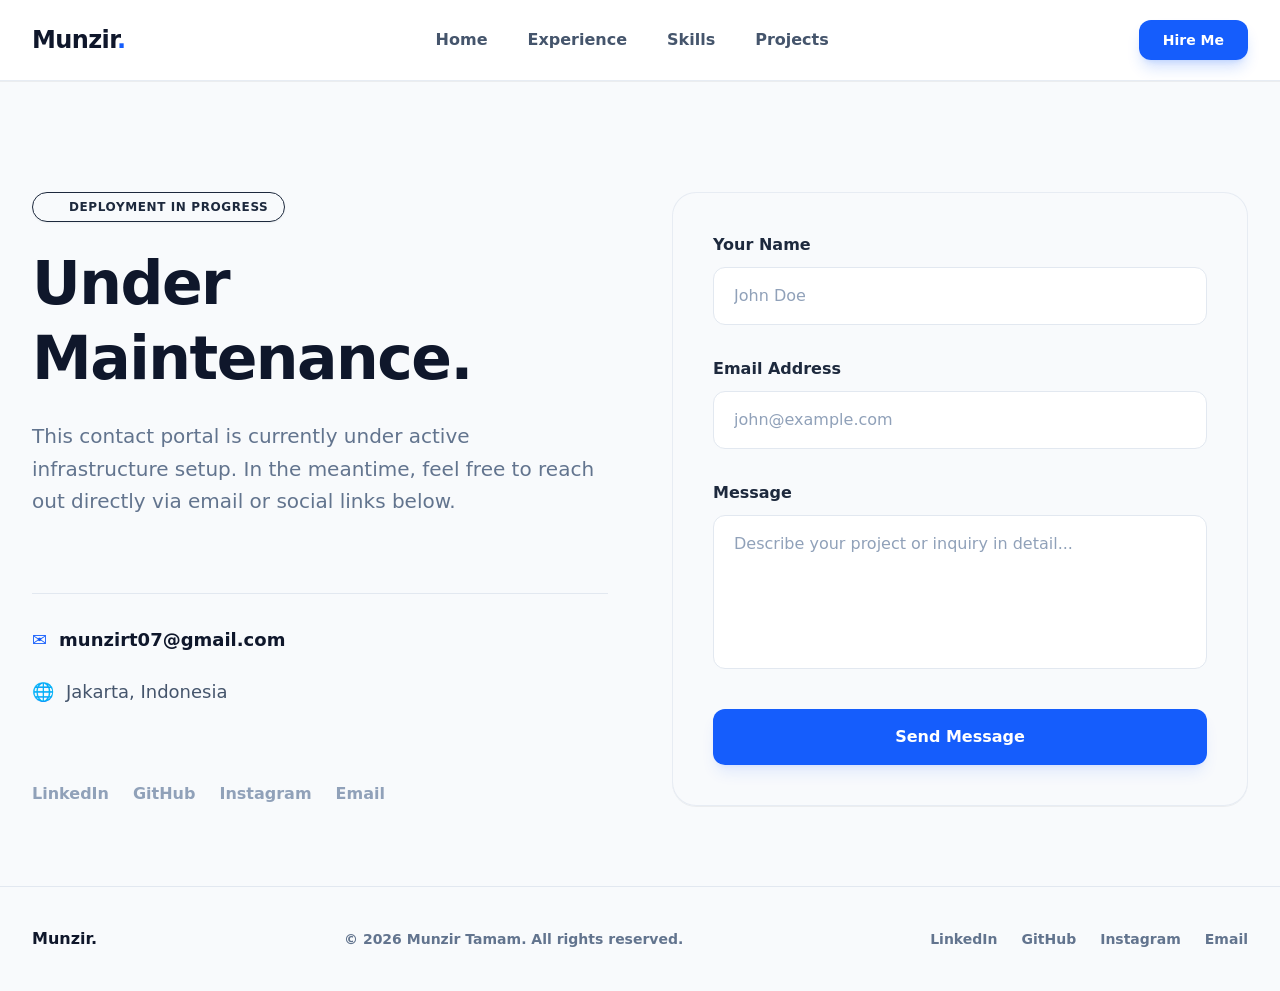
<file: contact.html>
<!DOCTYPE html>
<html lang="en">
<head>
    <meta charset="UTF-8">
    <meta name="viewport" content="width=device-width, initial-scale=1.0">
    <title>Munzir Tamam - Professional System Engineer</title>
    <link rel="stylesheet" href="css/app.css">
    <link rel="stylesheet" href="css/custom.css">
</head>
<body class="bg-slate-50 text-slate-800 antialiased font-sans">

    <header id="main-header" class="fixed top-0 inset-x-0 z-50 transition-all duration-300 bg-white/90 backdrop-blur-md border-b border-slate-200/80 shadow-2xs">

        <nav class="max-w-7xl mx-auto px-4 sm:px-8 flex items-center justify-between h-20 transition-all duration-300" id="main-nav" aria-label="Main Navigation">

            <a href="index.html" class="text-2xl font-bold tracking-tight text-slate-900">
                Munzir<span class="text-blue-600">.</span>
            </a>

            <ul class="hidden md:flex items-center space-x-10 text-base font-bold text-slate-600">
                <li><a href="index.html" class="hover:text-slate-900 transition-colors">Home</a></li>
                <li><a href="experience.html" class="hover:text-slate-900 transition-colors">Experience</a></li>
                <li><a href="skills.html" class="hover:text-slate-900 transition-colors">Skills</a></li>
                <li><a href="projects.html" class="hover:text-slate-900 transition-colors">Projects</a></li>
                <!-- <li><a href="contact.html" class="text-blue-600">Contact</a></li> -->
            </ul>

            <div class="hidden md:block">
                <a href="contact.html" class="px-6 py-3 rounded-xl text-sm font-bold bg-blue-600 hover:bg-blue-500 text-white shadow-lg shadow-blue-600/20 transition-all">
                    Hire Me
                </a>
            </div>

            <button id="menu-toggle" class="md:hidden p-2 rounded-xl border border-slate-200 bg-slate-50 text-slate-700 font-bold cursor-pointer">
                &#9776;
            </button>

        </nav>

        <menu id="mobile-menu" class="hidden max-w-7xl mx-auto px-4 sm:px-8 pb-6 flex flex-col space-y-4 text-base font-bold text-slate-700 border-t border-slate-100 pt-4 md:hidden">
            <li><a href="index.html">Home</a></li>
            <li><a href="experience.html">Experience</a></li>
            <li><a href="skills.html">Skills</a></li>
            <li><a href="projects.html">Projects</a></li>
            <!-- <li><a href="contact.html" class="text-blue-600">Contact</a></li> -->
            <li class="pt-2">
                <a href="contact.html" class="block text-center w-full py-3 rounded-xl bg-blue-600 text-white">Hire Me</a>
            </li>
        </menu>

    </header>

    <main class="pt-24 min-h-[calc(100vh-10rem)]">

        <section class="max-w-7xl mx-auto px-4 sm:px-8 pt-24 pb-20 grid gap-16 md:grid-cols-2 items-start">

            <aside class="flex flex-col justify-between h-full">
                <header>
                    <!-- (Deployment In Progress) -->
                <span class="inline-flex items-center gap-2.5 px-4 py-1.5 rounded-full text-xs font-extrabold bg-red-50 text-red-600 border border-red-200/80 uppercase tracking-wider mb-6 shadow-xs">
                    <span class="w-2.5 h-2.5 rounded-full bg-red-600 animate-pulse"></span>
                    Deployment In Progress
                </span>

                    <!-- Title -->
                    <h1 class="text-4xl sm:text-6xl font-extrabold text-slate-900 tracking-tight leading-tight">
                        Under Maintenance.
                    </h1>

                    <!-- Subtitle / Explanation -->
                    <p class="mt-6 text-xl text-slate-500 leading-relaxed max-w-xl">
                        This contact portal is currently under active infrastructure setup. In the meantime, feel free to reach out directly via email or social links below.
                    </p>
                </header>

                <address class="mt-12 not-italic border-t border-slate-200 pt-8 space-y-6 text-lg font-medium text-slate-600">
                    <p class="flex items-center gap-3">
                        <span class="text-blue-600 font-bold" aria-hidden="true">&#9993;&#65039;</span>
                        <a href="mailto:munzirt07@gmail.com" class="text-slate-900 font-bold hover:text-blue-600 transition-colors">munzirt07@gmail.com</a>
                    </p>
                    <p class="flex items-center gap-3">
                        <span class="text-blue-600 font-bold" aria-hidden="true">&#127760;</span>
                        <span>Jakarta, Indonesia</span>
                    </p>
                </address>

                <footer class="mt-12 flex gap-6 text-base font-bold text-slate-400">
                    <a href="https://www.linkedin.com/in/munzirtamam" target="_blank" rel="noopener noreferrer" class="hover:text-slate-900 transition-colors">LinkedIn</a>
                <a href="https://github.com/MunzirT" target="_blank" rel="noopener noreferrer" class="hover:text-slate-900 transition-colors">GitHub</a>
                <a href="https://www.instagram.com/hipopotamam" target="_blank" rel="noopener noreferrer" class="hover:text-slate-900 transition-colors">Instagram</a>
                <a href="mailto:munzirt07@gmail.com" class="hover:text-slate-900 transition-colors">Email</a>
                </footer>
            </aside>

            <!-- FORMULIR STATIS via FormSubmit.co -->
            <form action="https://formsubmit.co/munzirt07@gmail.com" method="POST" class="bg-slate-50/60 p-8 sm:p-10 rounded-3xl border border-slate-200/80 shadow-2xs space-y-8">

                <input type="hidden" name="_subject" value="New Inquiry from Portfolio Website!">
                <input type="hidden" name="_template" value="table">
                <input type="hidden" name="_captcha" value="false">

                <p class="flex flex-col space-y-2.5">
                    <label for="name" class="text-base font-bold text-slate-800">Your Name</label>
                    <input type="text" id="name" name="name" required placeholder="John Doe"
                        class="w-full px-5 py-4 bg-white border border-slate-200 rounded-xl text-base font-medium placeholder-slate-400 focus:outline-hidden focus:border-blue-600 focus:ring-4 focus:ring-blue-100 transition-all">
                </p>

                <p class="flex flex-col space-y-2.5">
                    <label for="email" class="text-base font-bold text-slate-800">Email Address</label>
                    <input type="email" id="email" name="email" required placeholder="john@example.com"
                        class="w-full px-5 py-4 bg-white border border-slate-200 rounded-xl text-base font-medium placeholder-slate-400 focus:outline-hidden focus:border-blue-600 focus:ring-4 focus:ring-blue-100 transition-all">
                </p>

                <p class="flex flex-col space-y-2.5">
                    <label for="message" class="text-base font-bold text-slate-800">Message</label>
                    <textarea id="message" name="message" rows="5" required placeholder="Describe your project or inquiry in detail..."
                        class="w-full px-5 py-4 bg-white border border-slate-200 rounded-xl text-base font-medium placeholder-slate-400 focus:outline-hidden focus:border-blue-600 focus:ring-4 focus:ring-blue-100 transition-all resize-none"></textarea>
                </p>

                <footer class="pt-2">
                    <button type="submit"
                        class="w-full py-4 px-6 rounded-xl bg-blue-600 hover:bg-blue-500 text-white font-bold text-base shadow-lg shadow-blue-600/10 transition-all transform hover:-translate-y-0.5 cursor-pointer">
                        Send Message
                    </button>
                </footer>
            </form>

        </section>

    </main>

    <footer class="border-t border-slate-200 bg-slate-50 py-10 text-sm text-slate-500 font-semibold">
        <div class="max-w-7xl mx-auto px-4 sm:px-8 flex flex-col sm:flex-row items-center justify-between gap-4">
            <span class="text-base font-bold text-slate-900">Munzir.</span>
            <p>&copy; 2026 Munzir Tamam. All rights reserved.</p>
            <div class="flex gap-6">
                <a href="https://www.linkedin.com/in/munzirtamam" target="_blank" rel="noopener noreferrer" class="hover:text-slate-900 transition-colors">LinkedIn</a>
                <a href="https://github.com/MunzirT" target="_blank" rel="noopener noreferrer" class="hover:text-slate-900 transition-colors">GitHub</a>
                <a href="https://www.instagram.com/hipopotamam" target="_blank" rel="noopener noreferrer" class="hover:text-slate-900 transition-colors">Instagram</a>
                <a href="mailto:munzirt07@gmail.com" class="hover:text-slate-900 transition-colors">Email</a>
            </div>
        </div>
    </footer>

    <script src="js/main.js" defer></script>
</body>
</html>
</file>
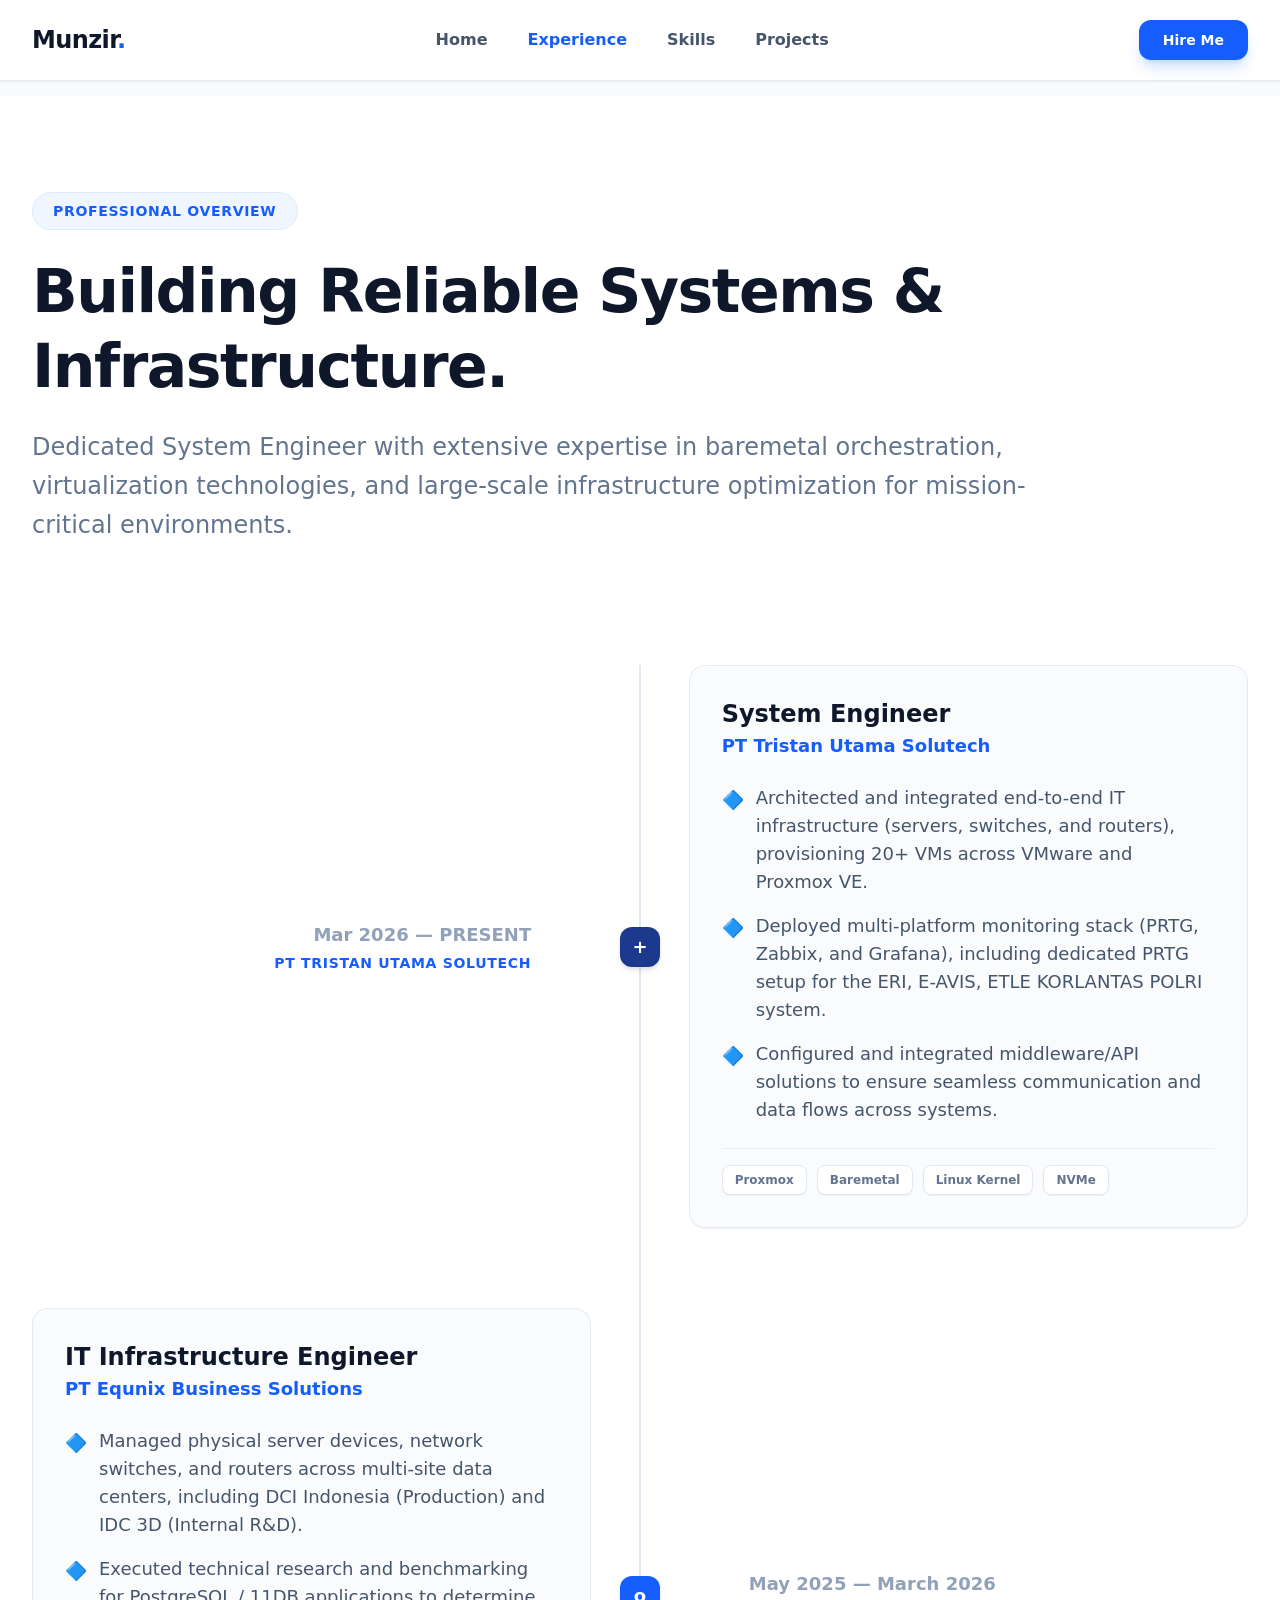
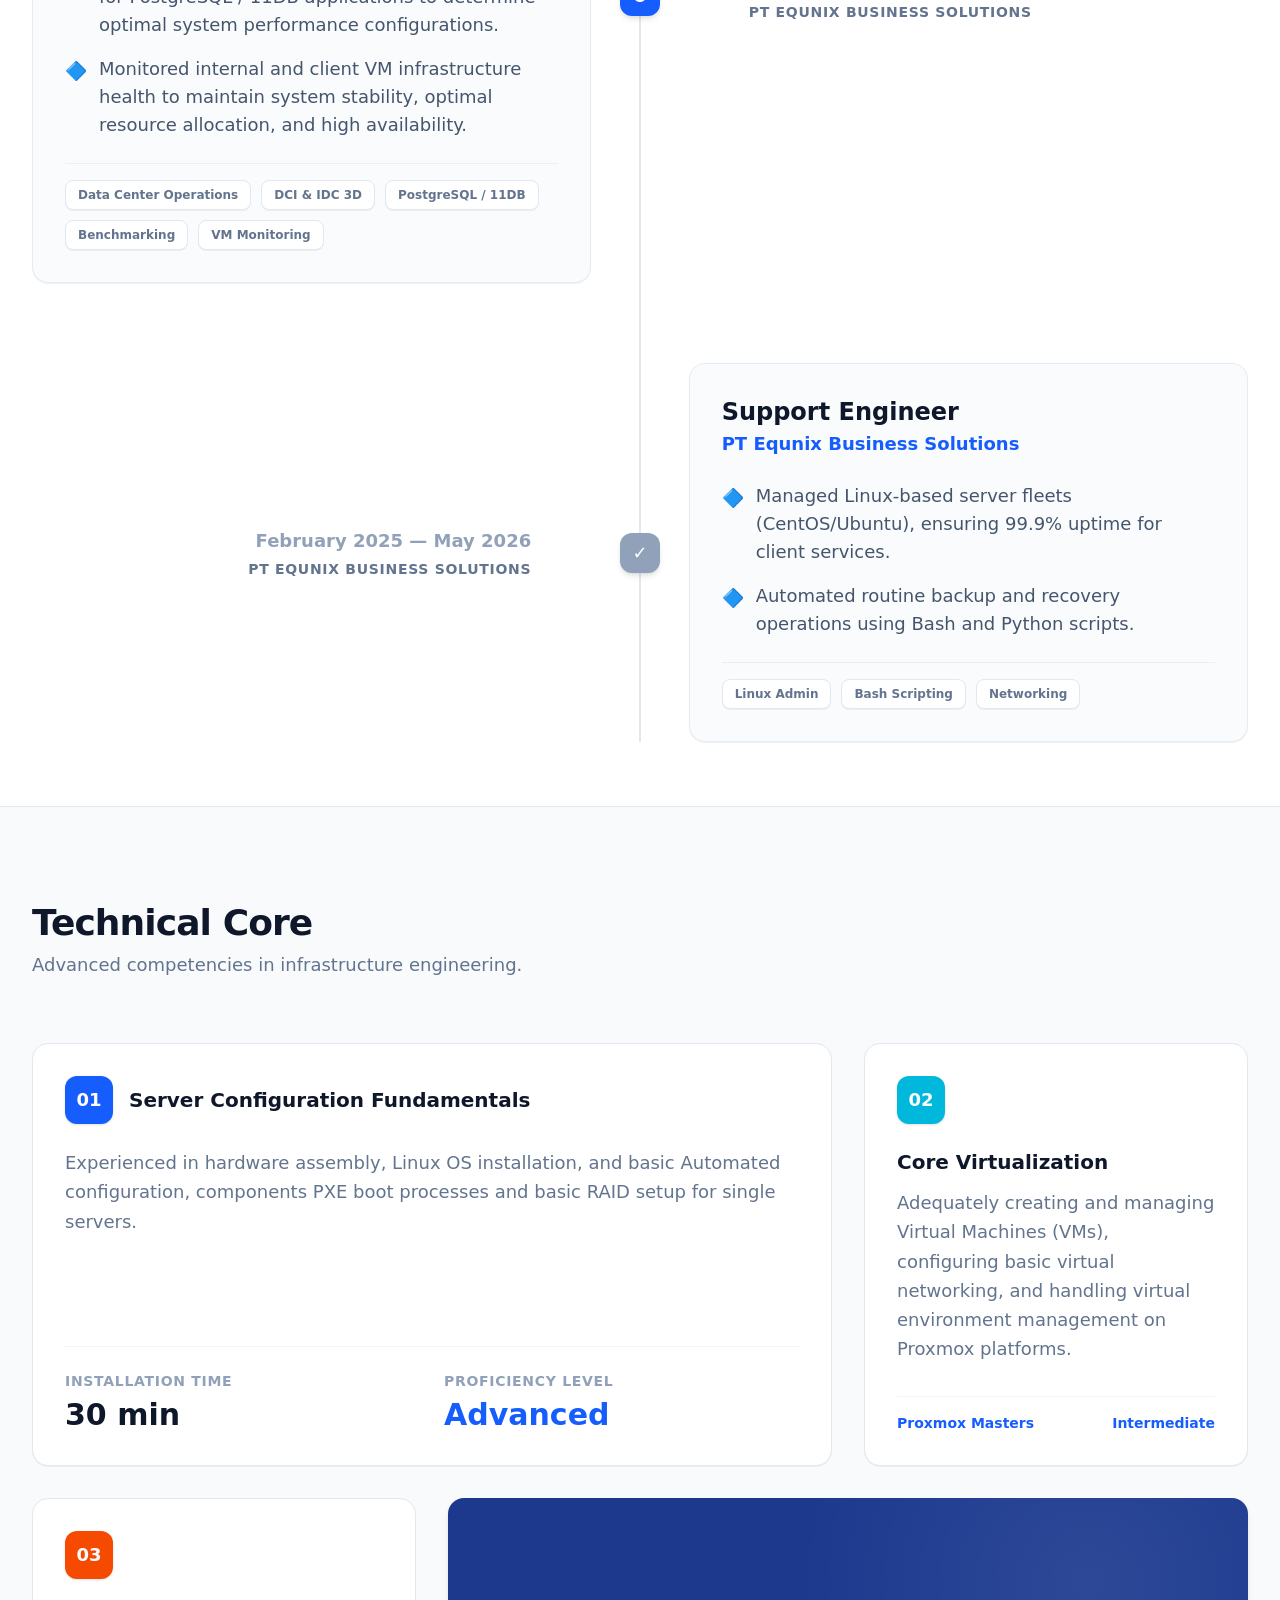
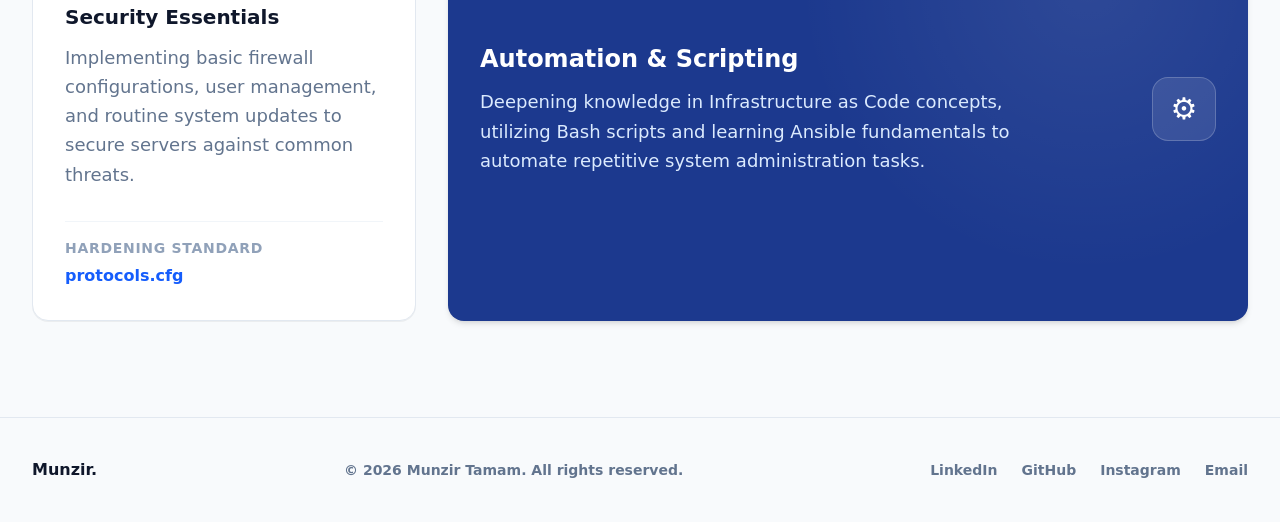
<file: experience.html>
<!DOCTYPE html>
<html lang="en">
<head>
    <meta charset="UTF-8">
    <meta name="viewport" content="width=device-width, initial-scale=1.0">
    <title>Munzir Tamam - Professional System Engineer</title>
    <link rel="stylesheet" href="css/app.css">
    <link rel="stylesheet" href="css/custom.css">
</head>
<body class="bg-slate-50 text-slate-800 antialiased font-sans">

    <header id="main-header" class="fixed top-0 inset-x-0 z-50 transition-all duration-300 bg-white/90 backdrop-blur-md border-b border-slate-200/80 shadow-2xs">

        <nav class="max-w-7xl mx-auto px-4 sm:px-8 flex items-center justify-between h-20 transition-all duration-300" id="main-nav" aria-label="Main Navigation">

            <a href="index.html" class="text-2xl font-bold tracking-tight text-slate-900">
                Munzir<span class="text-blue-600">.</span>
            </a>

            <ul class="hidden md:flex items-center space-x-10 text-base font-bold text-slate-600">
                <li><a href="index.html" class="hover:text-slate-900 transition-colors">Home</a></li>
                <li><a href="experience.html" class="text-blue-600">Experience</a></li>
                <li><a href="skills.html" class="hover:text-slate-900 transition-colors">Skills</a></li>
                <li><a href="projects.html" class="hover:text-slate-900 transition-colors">Projects</a></li>
                <!-- <li><a href="contact.html" class="hover:text-slate-900 transition-colors">Contact</a></li> -->
            </ul>

            <div class="hidden md:block">
                <a href="contact.html" class="px-6 py-3 rounded-xl text-sm font-bold bg-blue-600 hover:bg-blue-500 text-white shadow-lg shadow-blue-600/20 transition-all">
                    Hire Me
                </a>
            </div>

            <button id="menu-toggle" class="md:hidden p-2 rounded-xl border border-slate-200 bg-slate-50 text-slate-700 font-bold cursor-pointer">
                &#9776;
            </button>

        </nav>

        <menu id="mobile-menu" class="hidden max-w-7xl mx-auto px-4 sm:px-8 pb-6 flex flex-col space-y-4 text-base font-bold text-slate-700 border-t border-slate-100 pt-4 md:hidden">
            <li><a href="index.html">Home</a></li>
            <li><a href="experience.html" class="text-blue-600">Experience</a></li>
            <li><a href="skills.html">Skills</a></li>
            <li><a href="projects.html">Projects</a></li>
            <!-- <li><a href="contact.html">Contact</a></li> -->
            <li class="pt-2">
                <a href="contact.html" class="block text-center w-full py-3 rounded-xl bg-blue-600 text-white">Hire Me</a>
            </li>
        </menu>

    </header>

    <main class="pt-24 min-h-[calc(100vh-10rem)]">

        <!-- 1. HERO TITLE SECTION -->
        <section class="bg-white pt-24 pb-14 px-4 sm:px-8 relative z-10">
            <article class="max-w-7xl mx-auto text-left">
                <span class="inline-flex items-center gap-2 px-5 py-2 rounded-full text-sm font-bold bg-blue-50 text-blue-600 border border-blue-100 uppercase tracking-wider mb-6">
                    Professional Overview
                </span>
                <h1 class="text-4xl sm:text-6xl font-extrabold text-slate-900 tracking-tight leading-tight">
                    Building Reliable Systems &amp; <br>Infrastructure.
                </h1>
                <p class="mt-6 text-xl sm:text-2xl text-slate-500 max-w-5xl leading-relaxed">
                    Dedicated System Engineer with extensive expertise in baremetal orchestration, virtualization technologies, and large-scale infrastructure optimization for mission-critical environments.
                </p>
            </article>
        </section>

        <!-- 2. WIDE ZIGZAG TIMELINE -->
        <section class="py-16 bg-white relative overflow-hidden">
            <div class="max-w-7xl mx-auto px-4 sm:px-8 relative">

                <div class="absolute left-1/2 transform -translate-x-1/2 top-0 bottom-0 w-0.5 bg-slate-200 hidden md:block" aria-hidden="true"></div>

                <ol class="space-y-20 relative list-none">

                    <!-- ROW 1: ITEM RIGHT -->
                    <li class="flex flex-col md:flex-row items-center justify-between w-full relative">
                        <header class="w-full md:w-[45%] hidden md:block text-right pr-12">
                            <time class="text-lg font-bold text-slate-400 block">Mar 2026 &mdash; PRESENT</time>
                            <span class="text-sm font-bold uppercase tracking-wider text-blue-600 mt-1 block">PT Tristan Utama Solutech</span>
                        </header>

                        <span class="absolute left-1/2 transform -translate-x-1/2 w-10 h-10 rounded-xl bg-blue-900 text-white font-bold text-lg shadow-md flex items-center justify-center z-20 hidden md:flex" aria-hidden="true">+</span>

                        <article class="w-full md:w-[46%] bg-slate-50/80 p-8 rounded-2xl border border-slate-200/80 shadow-2xs hover:shadow-md transition-shadow duration-300">
                            <time class="text-sm font-bold text-blue-600 uppercase md:hidden block mb-3">Mar 2026 &mdash; PRESENT</time>
                            <h3 class="text-2xl font-bold text-slate-900">System Engineer</h3>
                            <p class="text-lg font-bold text-blue-600 mt-0.5">PT Tristan Utama Solutech</p>

                            <ul class="mt-6 space-y-4 text-lg text-slate-600 font-medium">
                                <li class="flex items-start gap-3">
                                    <span class="text-blue-600 mt-0.5" aria-hidden="true">&#128311;</span>
                                    <span>Architected and integrated end-to-end IT infrastructure (servers, switches, and routers), provisioning 20+ VMs across VMware and Proxmox VE.</span>
                                </li>
                                <li class="flex items-start gap-3">
                                    <span class="text-blue-600 mt-0.5" aria-hidden="true">&#128311;</span>
                                    <span>Deployed multi-platform monitoring stack (PRTG, Zabbix, and Grafana), including dedicated PRTG setup for the ERI, E-AVIS, ETLE KORLANTAS POLRI system.</span>
                                </li>
                                <li class="flex items-start gap-3">
                                    <span class="text-blue-600 mt-0.5" aria-hidden="true">&#128311;</span>
                                    <span>Configured and integrated middleware/API solutions to ensure seamless communication and data flows across systems.</span>
                                </li>
                            </ul>

                            <footer class="flex flex-wrap gap-2.5 mt-6 pt-4 border-t border-slate-200/60 text-xs font-bold text-slate-500">
                                <span class="px-3 py-1.5 bg-white border border-slate-200 rounded-lg shadow-2xs">Proxmox</span>
                                <span class="px-3 py-1.5 bg-white border border-slate-200 rounded-lg shadow-2xs">Baremetal</span>
                                <span class="px-3 py-1.5 bg-white border border-slate-200 rounded-lg shadow-2xs">Linux Kernel</span>
                                <span class="px-3 py-1.5 bg-white border border-slate-200 rounded-lg shadow-2xs">NVMe</span>
                            </footer>
                        </article>
                    </li>

                    <!-- ROW 2: ITEM LEFT -->
                    <li class="flex flex-col md:flex-row-reverse items-center justify-between w-full relative">
                        <header class="w-full md:w-[45%] hidden md:block text-left pl-12">
                            <time class="text-lg font-bold text-slate-400 block">May 2025 &mdash; March 2026</time>
                            <span class="text-sm font-bold uppercase tracking-wider text-slate-500 mt-1 block">PT Equnix Business Solutions</span>
                        </header>

                        <span class="absolute left-1/2 transform -translate-x-1/2 w-10 h-10 rounded-xl bg-blue-600 text-white font-bold text-lg shadow-md flex items-center justify-center z-20 hidden md:flex" aria-hidden="true">o</span>

                        <article class="w-full md:w-[46%] bg-slate-50/80 p-8 rounded-2xl border border-slate-200/80 shadow-2xs hover:shadow-md transition-shadow duration-300">
                            <time class="text-sm font-bold text-blue-600 uppercase md:hidden block mb-3">May 2025 &mdash; March 2026</time>
                            <h3 class="text-2xl font-bold text-slate-900">IT Infrastructure Engineer</h3>
                            <p class="text-lg font-bold text-blue-600 mt-0.5">PT Equnix Business Solutions</p>

                            <ul class="mt-6 space-y-4 text-lg text-slate-600 font-medium">
                                <li class="flex items-start gap-3">
                                    <span class="text-blue-600 mt-0.5" aria-hidden="true">&#128311;</span>
                                    <span>Managed physical server devices, network switches, and routers across multi-site data centers, including DCI Indonesia (Production) and IDC 3D (Internal R&amp;D).</span>
                                </li>
                                <li class="flex items-start gap-3">
                                    <span class="text-blue-600 mt-0.5" aria-hidden="true">&#128311;</span>
                                    <span>Executed technical research and benchmarking for PostgreSQL / 11DB applications to determine optimal system performance configurations.</span>
                                </li>
                                <li class="flex items-start gap-3">
                                    <span class="text-blue-600 mt-0.5" aria-hidden="true">&#128311;</span>
                                    <span>Monitored internal and client VM infrastructure health to maintain system stability, optimal resource allocation, and high availability.</span>
                                </li>
                            </ul>

                            <footer class="flex flex-wrap gap-2.5 mt-6 pt-4 border-t border-slate-200/60 text-xs font-bold text-slate-500">
                                <span class="px-3 py-1.5 bg-white border border-slate-200 rounded-lg shadow-2xs">Data Center Operations</span>
                                <span class="px-3 py-1.5 bg-white border border-slate-200 rounded-lg shadow-2xs">DCI &amp; IDC 3D</span>
                                <span class="px-3 py-1.5 bg-white border border-slate-200 rounded-lg shadow-2xs">PostgreSQL / 11DB</span>
                                <span class="px-3 py-1.5 bg-white border border-slate-200 rounded-lg shadow-2xs">Benchmarking</span>
                                <span class="px-3 py-1.5 bg-white border border-slate-200 rounded-lg shadow-2xs">VM Monitoring</span>
                            </footer>
                        </article>
                    </li>

                    <!-- ROW 3: ITEM RIGHT -->
                    <li class="flex flex-col md:flex-row items-center justify-between w-full relative">
                        <header class="w-full md:w-[45%] hidden md:block text-right pr-12">
                            <time class="text-lg font-bold text-slate-400 block">February 2025 &mdash; May 2026</time>
                            <span class="text-sm font-bold uppercase tracking-wider text-slate-500 mt-1 block">PT Equnix Business Solutions</span>
                        </header>

                        <span class="absolute left-1/2 transform -translate-x-1/2 w-10 h-10 rounded-xl bg-slate-400 text-white font-bold text-lg shadow-md flex items-center justify-center z-20 hidden md:flex" aria-hidden="true">&#10003;</span>

                        <article class="w-full md:w-[46%] bg-slate-50/80 p-8 rounded-2xl border border-slate-200/80 shadow-2xs hover:shadow-md transition-shadow duration-300">
                            <time class="text-sm font-bold text-blue-600 uppercase md:hidden block mb-3">February 2025 &mdash; May 2026</time>
                            <h3 class="text-2xl font-bold text-slate-900">Support Engineer</h3>
                            <p class="text-lg font-bold text-blue-600 mt-0.5">PT Equnix Business Solutions</p>

                            <ul class="mt-6 space-y-4 text-lg text-slate-600 font-medium">
                                <li class="flex items-start gap-3">
                                    <span class="text-blue-600 mt-0.5" aria-hidden="true">&#128311;</span>
                                    <span>Managed Linux-based server fleets (CentOS/Ubuntu), ensuring 99.9% uptime for client services.</span>
                                </li>
                                <li class="flex items-start gap-3">
                                    <span class="text-blue-600 mt-0.5" aria-hidden="true">&#128311;</span>
                                    <span>Automated routine backup and recovery operations using Bash and Python scripts.</span>
                                </li>
                            </ul>

                            <footer class="flex flex-wrap gap-2.5 mt-6 pt-4 border-t border-slate-200/60 text-xs font-bold text-slate-500">
                                <span class="px-3 py-1.5 bg-white border border-slate-200 rounded-lg shadow-2xs">Linux Admin</span>
                                <span class="px-3 py-1.5 bg-white border border-slate-200 rounded-lg shadow-2xs">Bash Scripting</span>
                                <span class="px-3 py-1.5 bg-white border border-slate-200 rounded-lg shadow-2xs">Networking</span>
                            </footer>
                        </article>
                    </li>

                </ol>
            </div>
        </section>

        <!-- 3. TECHNICAL CORE SECTION -->
        <section class="py-24 bg-slate-50 border-t border-slate-200">
            <div class="max-w-7xl mx-auto px-4 sm:px-8">

                <header class="mb-16">
                    <h2 class="text-3xl font-bold text-slate-900 tracking-tight sm:text-4xl">Technical Core</h2>
                    <p class="text-lg text-slate-500 mt-2">Advanced competencies in infrastructure engineering.</p>
                </header>

                <div class="grid gap-8 md:grid-cols-3">

                    <article class="bg-white p-8 rounded-2xl border border-slate-200 shadow-2xs flex flex-col justify-between md:col-span-2">
                        <header>
                            <div class="flex items-center gap-4 mb-6">
                                <span class="w-12 h-12 rounded-xl bg-blue-600 text-white flex items-center justify-center font-bold text-lg shadow-sm">01</span>
                                <h3 class="text-xl font-bold text-slate-900">Server Configuration Fundamentals</h3>
                            </div>
                            <p class="text-lg text-slate-500 leading-relaxed">Experienced in hardware assembly, Linux OS installation, and basic Automated configuration, components PXE boot processes and basic RAID setup for single servers.</p>
                        </header>

                        <footer class="grid grid-cols-2 gap-6 mt-8 pt-6 border-t border-slate-100">
                            <div>
                                <span class="text-sm font-bold text-slate-400 uppercase tracking-wider block">Installation Time</span>
                                <span class="text-3xl font-black text-slate-900 block mt-1.5">30 min</span>
                            </div>
                            <div>
                                <span class="text-sm font-bold text-slate-400 uppercase tracking-wider block">Proficiency Level</span>
                                <span class="text-3xl font-black text-blue-600 block mt-1.5">Advanced</span>
                            </div>
                        </footer>
                    </article>

                    <article class="bg-white p-8 rounded-2xl border border-slate-200 shadow-2xs flex flex-col justify-between">
                        <header>
                            <span class="w-12 h-12 rounded-xl bg-cyan-500 text-white flex items-center justify-center font-bold text-lg shadow-sm mb-6">02</span>
                            <h3 class="text-xl font-bold text-slate-900">Core Virtualization</h3>
                            <p class="text-lg text-slate-500 leading-relaxed mt-3">Adequately creating and managing Virtual Machines (VMs), configuring basic virtual networking, and handling virtual environment management on Proxmox platforms.</p>
                        </header>
                        <footer class="mt-8 pt-4 border-t border-slate-100 flex justify-between items-center text-sm font-bold text-blue-600">
                            <span>Proxmox Masters</span>
                            <span>Intermediate</span>
                        </footer>
                    </article>

                    <article class="bg-white p-8 rounded-2xl border border-slate-200 shadow-2xs flex flex-col justify-between">
                        <header>
                            <span class="w-12 h-12 rounded-xl bg-orange-600 text-white flex items-center justify-center font-bold text-lg shadow-sm mb-6">03</span>
                            <h3 class="text-xl font-bold text-slate-900">Security Essentials</h3>
                            <p class="text-lg text-slate-500 leading-relaxed mt-3">Implementing basic firewall configurations, user management, and routine system updates to secure servers against common threats.</p>
                        </header>
                        <footer class="mt-8 pt-4 border-t border-slate-100">
                            <span class="text-sm font-bold text-slate-400 uppercase tracking-wider block">Hardening Standard</span>
                            <span class="text-base font-bold text-blue-600 block mt-1.5 hover:underline">protocols.cfg</span>
                        </footer>
                    </article>

                    <article class="bg-blue-900 text-white p-8 rounded-2xl shadow-md md:col-span-2 flex items-center justify-between relative overflow-hidden group">
                        <span class="absolute inset-0 bg-[radial-gradient(circle_at_80%_20%,rgba(255,255,255,0.08),transparent_40%)]" aria-hidden="true"></span>
                        <header class="max-w-xl relative z-10">
                            <h3 class="text-2xl font-bold">Automation &amp; Scripting</h3>
                            <p class="text-lg text-blue-100 mt-3 leading-relaxed">Deepening knowledge in Infrastructure as Code concepts, utilizing Bash scripts and learning Ansible fundamentals to automate repetitive system administration tasks.</p>
                        </header>
                        <span class="w-16 h-16 rounded-2xl bg-white/10 border border-white/20 flex items-center justify-center text-3xl relative z-10 hidden sm:flex group-hover:rotate-12 transition-transform duration-300" aria-hidden="true">&#9881;</span>
                    </article>

                </div>
            </div>
        </section>

    </main>

    <footer class="border-t border-slate-200 bg-slate-50 py-10 text-sm text-slate-500 font-semibold">
        <div class="max-w-7xl mx-auto px-4 sm:px-8 flex flex-col sm:flex-row items-center justify-between gap-4">
            <span class="text-base font-bold text-slate-900">Munzir.</span>
            <p>&copy; 2026 Munzir Tamam. All rights reserved.</p>
            <div class="flex gap-6">
                <a href="https://www.linkedin.com/in/munzirtamam" target="_blank" rel="noopener noreferrer" class="hover:text-slate-900 transition-colors">LinkedIn</a>
                <a href="https://github.com/MunzirT" target="_blank" rel="noopener noreferrer" class="hover:text-slate-900 transition-colors">GitHub</a>
                <a href="https://www.instagram.com/hipopotamam" target="_blank" rel="noopener noreferrer" class="hover:text-slate-900 transition-colors">Instagram</a>
                <a href="mailto:munzirt07@gmail.com" class="hover:text-slate-900 transition-colors">Email</a>
            </div>
        </div>
    </footer>

    <script src="js/main.js" defer></script>
</body>
</html>
</file>
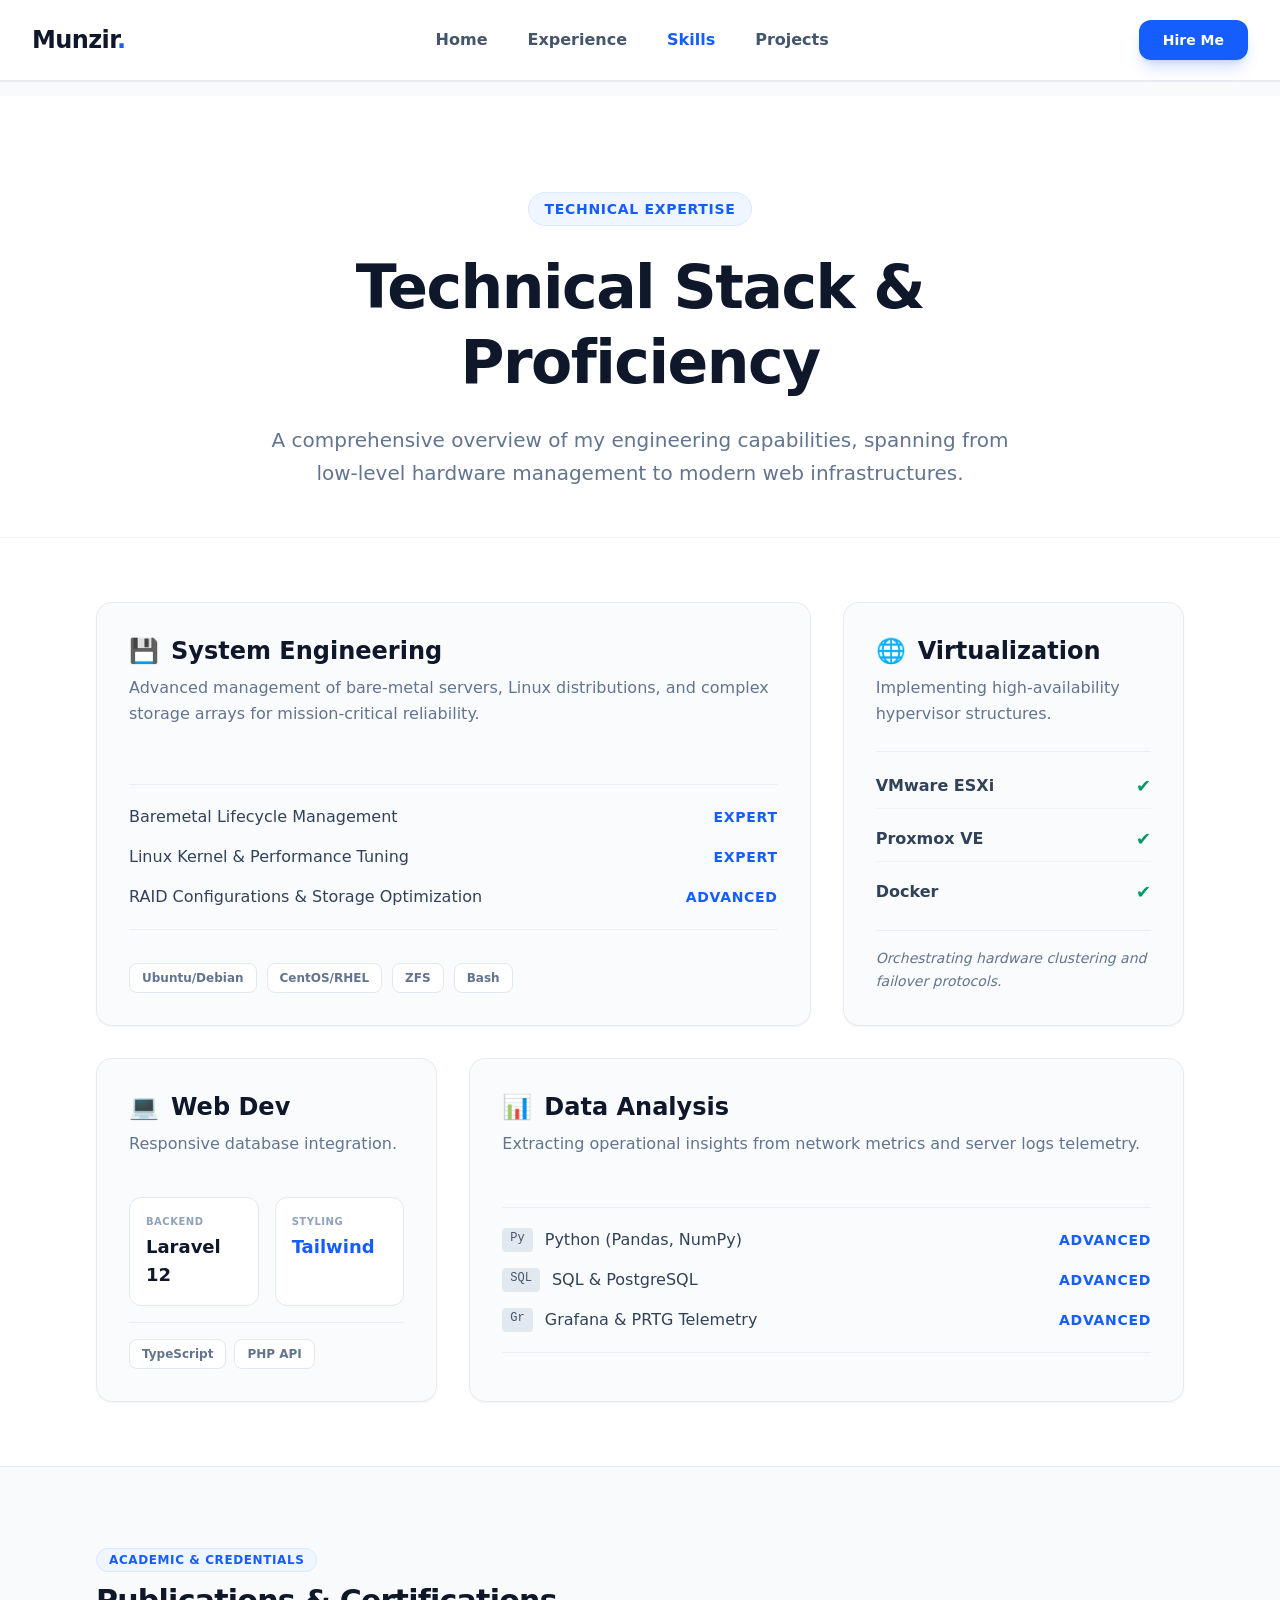
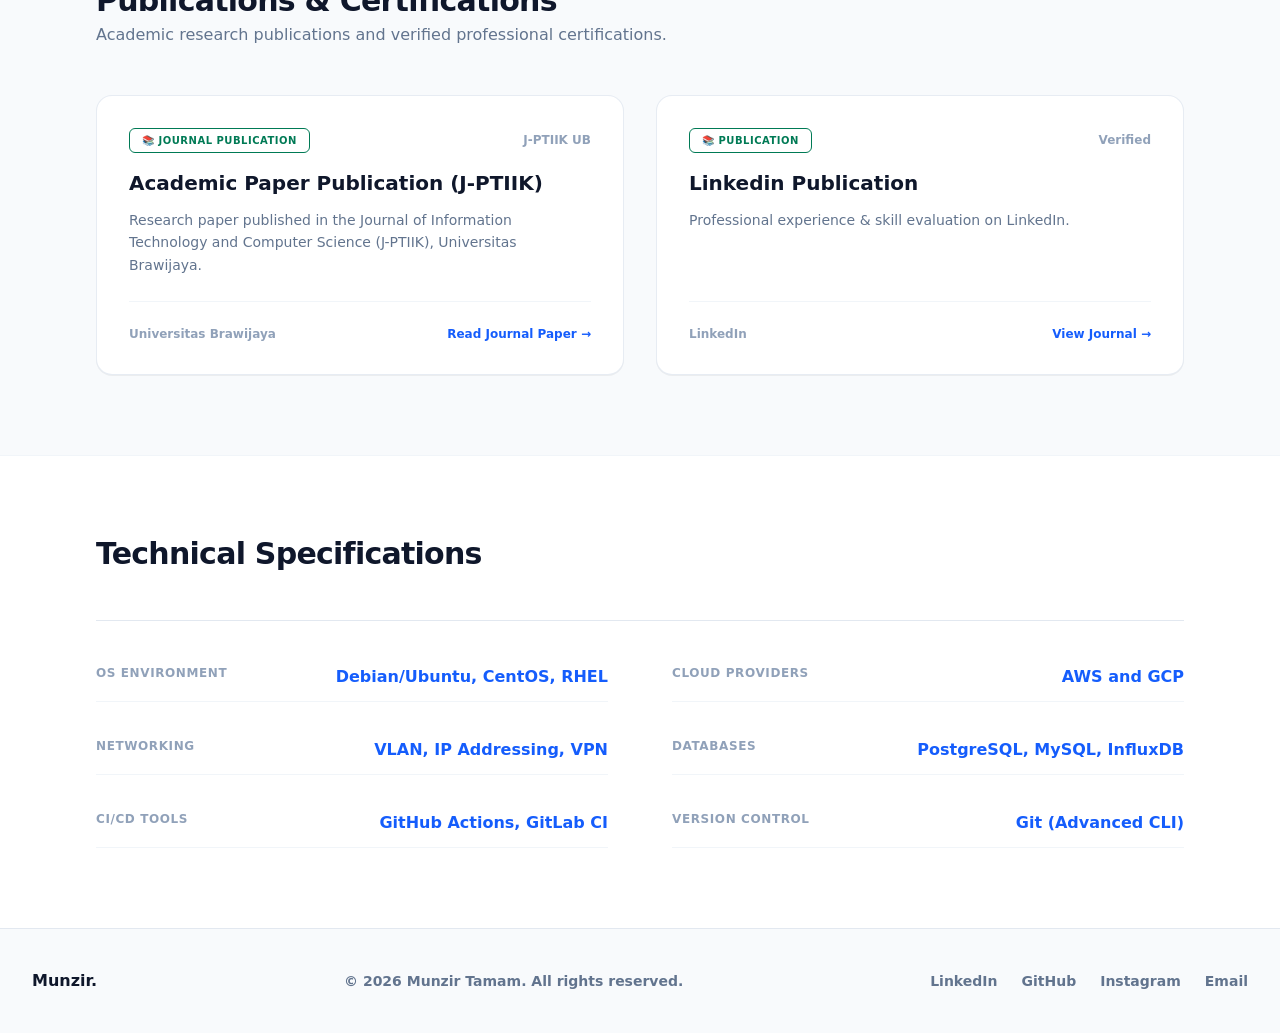
<file: skills.html>
<!DOCTYPE html>
<html lang="en">
<head>
    <meta charset="UTF-8">
    <meta name="viewport" content="width=device-width, initial-scale=1.0">
    <title>Munzir Tamam - Professional System Engineer</title>
    <link rel="stylesheet" href="css/app.css">
    <link rel="stylesheet" href="css/custom.css">
</head>
<body class="bg-slate-50 text-slate-800 antialiased font-sans">

    <header id="main-header" class="fixed top-0 inset-x-0 z-50 transition-all duration-300 bg-white/90 backdrop-blur-md border-b border-slate-200/80 shadow-2xs">

        <nav class="max-w-7xl mx-auto px-4 sm:px-8 flex items-center justify-between h-20 transition-all duration-300" id="main-nav" aria-label="Main Navigation">

            <a href="index.html" class="text-2xl font-bold tracking-tight text-slate-900">
                Munzir<span class="text-blue-600">.</span>
            </a>

            <ul class="hidden md:flex items-center space-x-10 text-base font-bold text-slate-600">
                <li><a href="index.html" class="hover:text-slate-900 transition-colors">Home</a></li>
                <li><a href="experience.html" class="hover:text-slate-900 transition-colors">Experience</a></li>
                <li><a href="skills.html" class="text-blue-600">Skills</a></li>
                <li><a href="projects.html" class="hover:text-slate-900 transition-colors">Projects</a></li>
                <!-- <li><a href="contact.html" class="hover:text-slate-900 transition-colors">Contact</a></li> -->
            </ul>

            <div class="hidden md:block">
                <a href="contact.html" class="px-6 py-3 rounded-xl text-sm font-bold bg-blue-600 hover:bg-blue-500 text-white shadow-lg shadow-blue-600/20 transition-all">
                    Hire Me
                </a>
            </div>

            <button id="menu-toggle" class="md:hidden p-2 rounded-xl border border-slate-200 bg-slate-50 text-slate-700 font-bold cursor-pointer">
                &#9776;
            </button>

        </nav>

        <menu id="mobile-menu" class="hidden max-w-7xl mx-auto px-4 sm:px-8 pb-6 flex flex-col space-y-4 text-base font-bold text-slate-700 border-t border-slate-100 pt-4 md:hidden">
            <li><a href="index.html">Home</a></li>
            <li><a href="experience.html">Experience</a></li>
            <li><a href="skills.html" class="text-blue-600">Skills</a></li>
            <li><a href="projects.html">Projects</a></li>
            <!-- <li><a href="contact.html">Contact</a></li> -->
            <li class="pt-2">
                <a href="contact.html" class="block text-center w-full py-3 rounded-xl bg-blue-600 text-white">Hire Me</a>
            </li>
        </menu>

    </header>

    <main class="pt-24 min-h-[calc(100vh-10rem)]">

        <section class="bg-white pt-24 pb-12 px-4 sm:px-6 lg:px-8 text-center relative z-10">
            <article class="max-w-4xl mx-auto">
                <span class="inline-flex items-center gap-2.5 px-4 py-1.5 rounded-full text-sm font-bold bg-blue-50 text-blue-600 border border-blue-100 uppercase tracking-wider mb-6">
                    Technical Expertise
                </span>
                <h1 class="text-4xl sm:text-6xl font-extrabold text-slate-900 tracking-tight leading-tight">
                    Technical Stack &amp; Proficiency
                </h1>
                <p class="mt-6 text-xl text-slate-500 max-w-3xl mx-auto leading-relaxed">
                    A comprehensive overview of my engineering capabilities, spanning from low-level hardware management to modern web infrastructures.
                </p>
            </article>
        </section>

        <section class="py-16 bg-white border-t border-slate-100">
            <ul class="max-w-6xl mx-auto px-4 sm:px-6 lg:px-8 grid gap-8 md:grid-cols-3 list-none">

                <li class="bg-slate-50/70 p-8 rounded-2xl border border-slate-200/80 shadow-xs md:col-span-2 flex flex-col justify-between hover:shadow-md transition-shadow duration-300">
                    <header>
                        <h2 class="text-2xl font-bold text-slate-900 flex items-center gap-3">
                            <span aria-hidden="true">&#128190;</span> System Engineering
                        </h2>
                        <p class="text-base text-slate-500 leading-relaxed mt-2 mb-6">Advanced management of bare-metal servers, Linux distributions, and complex storage arrays for mission-critical reliability.</p>
                    </header>

                    <dl class="space-y-4 border-t border-b border-slate-200/60 py-5 my-5">
                        <div class="flex justify-between items-center text-base">
                            <dt class="font-medium text-slate-700">Baremetal Lifecycle Management</dt>
                            <dd class="text-sm font-bold text-blue-600 uppercase tracking-wider">Expert</dd>
                        </div>
                        <div class="flex justify-between items-center text-base">
                            <dt class="font-medium text-slate-700">Linux Kernel &amp; Performance Tuning</dt>
                            <dd class="text-sm font-bold text-blue-600 uppercase tracking-wider">Expert</dd>
                        </div>
                        <div class="flex justify-between items-center text-base">
                            <dt class="font-medium text-slate-700">RAID Configurations &amp; Storage Optimization</dt>
                            <dd class="text-sm font-bold text-blue-600 uppercase tracking-wider">Advanced</dd>
                        </div>
                    </dl>

                    <footer class="flex flex-wrap gap-2.5 text-xs font-bold text-slate-500">
                        <span class="px-3 py-1.5 bg-white border border-slate-200 rounded-lg">Ubuntu/Debian</span>
                        <span class="px-3 py-1.5 bg-white border border-slate-200 rounded-lg">CentOS/RHEL</span>
                        <span class="px-3 py-1.5 bg-white border border-slate-200 rounded-lg">ZFS</span>
                        <span class="px-3 py-1.5 bg-white border border-slate-200 rounded-lg">Bash</span>
                    </footer>
                </li>

                <li class="bg-slate-50/70 p-8 rounded-2xl border border-slate-200/80 shadow-xs flex flex-col justify-between hover:shadow-md transition-shadow duration-300">
                    <header>
                        <h2 class="text-2xl font-bold text-slate-900 flex items-center gap-3">
                            <span aria-hidden="true">&#127760;</span> Virtualization
                        </h2>
                        <p class="text-base text-slate-500 leading-relaxed mt-2 mb-6">Implementing high-availability hypervisor structures.</p>
                    </header>

                    <dl class="space-y-4 border-t border-slate-200/60 pt-5 text-base font-bold text-slate-700">
                        <div class="flex items-center justify-between border-b border-slate-200/40 pb-2">
                            <dt>VMware ESXi</dt> <dd class="text-emerald-600 text-lg">&#10004;</dd>
                        </div>
                        <div class="flex items-center justify-between border-b border-slate-200/40 pb-2">
                            <dt>Proxmox VE</dt> <dd class="text-emerald-600 text-lg">&#10004;</dd>
                        </div>
                        <div class="flex items-center justify-between pb-2">
                            <dt>Docker</dt> <dd class="text-emerald-600 text-lg">&#10004;</dd>
                        </div>
                    </dl>

                    <footer class="text-sm leading-relaxed text-slate-500 italic pt-4 border-t border-slate-200/60 mt-4">
                        Orchestrating hardware clustering and failover protocols.
                    </footer>
                </li>

                <li class="bg-slate-50/70 p-8 rounded-2xl border border-slate-200/80 shadow-xs flex flex-col justify-between hover:shadow-md transition-shadow duration-300">
                    <header>
                        <h2 class="text-2xl font-bold text-slate-900 flex items-center gap-3">
                            <span aria-hidden="true">&#128187;</span> Web Dev
                        </h2>
                        <p class="text-base text-slate-500 leading-relaxed mt-2 mb-6">Responsive database integration.</p>
                    </header>

                    <dl class="grid grid-cols-2 gap-4 my-4">
                        <div class="bg-white p-4 rounded-xl border border-slate-200">
                            <dt class="text-[10px] font-bold text-slate-400 uppercase tracking-wider block">Backend</dt>
                            <dd class="text-lg font-bold text-slate-900 block mt-1">Laravel 12</dd>
                        </div>
                        <div class="bg-white p-4 rounded-xl border border-slate-200">
                            <dt class="text-[10px] font-bold text-slate-400 uppercase tracking-wider block">Styling</dt>
                            <dd class="text-lg font-bold text-blue-600 block mt-1">Tailwind</dd>
                        </div>
                    </dl>

                    <footer class="flex flex-wrap gap-2 text-xs font-bold text-slate-500 pt-4 border-t border-slate-200/60">
                        <span class="px-3 py-1.5 bg-white border border-slate-200 rounded-lg">TypeScript</span>
                        <span class="px-3 py-1.5 bg-white border border-slate-200 rounded-lg">PHP API</span>
                    </footer>
                </li>

                <li class="bg-slate-50/70 p-8 rounded-2xl border border-slate-200/80 shadow-xs md:col-span-2 flex flex-col justify-between hover:shadow-md transition-shadow duration-300">
                    <header>
                        <h2 class="text-2xl font-bold text-slate-900 flex items-center gap-3">
                            <span aria-hidden="true">&#128202;</span> Data Analysis
                        </h2>
                        <p class="text-base text-slate-500 leading-relaxed mt-2 mb-6">Extracting operational insights from network metrics and server logs telemetry.</p>
                    </header>

                    <dl class="space-y-4 text-base border-t border-b border-slate-200/60 py-5 my-4">
                        <div class="flex justify-between items-center">
                            <dt class="flex gap-3"><span class="font-mono text-xs px-2 py-0.5 bg-slate-200 rounded text-slate-600">Py</span> <span class="font-medium text-slate-700">Python (Pandas, NumPy)</span></dt>
                            <dd class="text-sm font-bold text-blue-600 uppercase tracking-wider">Advanced</dd>
                        </div>
                        <div class="flex justify-between items-center">
                            <dt class="flex gap-3"><span class="font-mono text-xs px-2 py-0.5 bg-slate-200 rounded text-slate-600">SQL</span> <span class="font-medium text-slate-700">SQL &amp; PostgreSQL</span></dt>
                            <dd class="text-sm font-bold text-blue-600 uppercase tracking-wider">Advanced</dd>
                        </div>
                        <div class="flex justify-between items-center">
                            <dt class="flex gap-3"><span class="font-mono text-xs px-2 py-0.5 bg-slate-200 rounded text-slate-600">Gr</span> <span class="font-medium text-slate-700">Grafana &amp; PRTG Telemetry</span></dt>
                            <dd class="text-sm font-bold text-blue-600 uppercase tracking-wider">Advanced</dd>
                        </div>
                    </dl>
                </li>

            </ul>
        </section>

        <!-- SECTION BARU: Publications & Professional Certifications -->
        <section class="py-20 bg-slate-50 border-t border-slate-200/60">
            <div class="max-w-6xl mx-auto px-4 sm:px-6 lg:px-8">
                <header class="mb-12">
                    <span class="text-xs font-bold text-blue-600 uppercase tracking-wider bg-blue-50 px-3 py-1 rounded-full border border-blue-100">Academic &amp; Credentials</span>
                    <h2 class="text-3xl font-bold text-slate-900 tracking-tight mt-3">Publications &amp; Certifications</h2>
                    <p class="text-slate-500 mt-1">Academic research publications and verified professional certifications.</p>
                </header>

                <div class="grid gap-8 md:grid-cols-2">
                    
                    <!-- Card 1: Jurnal UB PTIK -->
                    <article class="bg-white p-8 rounded-2xl border border-slate-200/80 shadow-2xs flex flex-col justify-between hover:shadow-md transition-all group">
                        <div>
                            <div class="flex justify-between items-center mb-4">
                                <span class="px-3 py-1 bg-emerald-50 text-emerald-700 border border-emerald-100 text-[10px] font-bold rounded-md uppercase tracking-wider">&#128218; Journal Publication</span>
                                <span class="text-xs font-semibold text-slate-400">J-PTIIK UB</span>
                            </div>
                            <h3 class="text-xl font-bold text-slate-900 group-hover:text-blue-600 transition-colors leading-snug">
                                Academic Paper Publication (J-PTIIK)
                            </h3>
                            <p class="text-sm text-slate-500 mt-3 leading-relaxed">
                                Research paper published in the Journal of Information Technology and Computer Science (J-PTIIK), Universitas Brawijaya.
                            </p>
                        </div>
                        <div class="pt-6 mt-6 border-t border-slate-100 flex items-center justify-between text-xs font-bold">
                            <span class="text-slate-400">Universitas Brawijaya</span>
                            <a href="https://j-ptiik.ub.ac.id/index.php/j-ptiik/article/view/14167" target="_blank" rel="noopener noreferrer" class="text-blue-600 hover:text-blue-700 flex items-center gap-1">
                                Read Journal Paper &rarr;
                            </a>
                        </div>
                    </article>

                    <!-- Card 2: Sertifikat LinkedIn / Professional Credential -->
                    <article class="bg-white p-8 rounded-2xl border border-slate-200/80 shadow-2xs flex flex-col justify-between hover:shadow-md transition-all group">
                        <div>
                            <div class="flex justify-between items-center mb-4">
                                <span class="px-3 py-1 bg-emerald-50 text-emerald-700 border border-emerald-100 text-[10px] font-bold rounded-md uppercase tracking-wider">&#128218; Publication</span>
                                <span class="text-xs font-semibold text-slate-400">Verified</span>
                            </div>
                            <h3 class="text-xl font-bold text-slate-900 group-hover:text-blue-600 transition-colors leading-snug">
                                Linkedin Publication
                            </h3>
                            <p class="text-sm text-slate-500 mt-3 leading-relaxed">
                                Professional experience &amp; skill evaluation on LinkedIn.
                            </p>
                        </div>
                        <div class="pt-6 mt-6 border-t border-slate-100 flex items-center justify-between text-xs font-bold">
                            <span class="text-slate-400">LinkedIn</span>
                            <a href="https://lnkd.in/p/gs5xkdhZ" target="_blank" rel="noopener noreferrer" class="text-blue-600 hover:text-blue-700 flex items-center gap-1">
                                View Journal &rarr;
                            </a>
                        </div>
                    </article>

                </div>
            </div>
        </section>

        <section class="py-20 bg-white border-t border-slate-100">
            <article class="max-w-6xl mx-auto px-4 sm:px-6 lg:px-8">
                <header class="mb-12">
                    <h2 class="text-3xl font-bold text-slate-900 tracking-tight">Technical Specifications</h2>
                </header>

                <dl class="grid gap-x-16 gap-y-6 sm:grid-cols-2 text-base font-semibold border-t border-slate-200 pt-8">
                    <div class="flex justify-between py-3 border-b border-slate-100">
                        <dt class="text-xs font-bold text-slate-400 uppercase tracking-wider">OS Environment</dt>
                        <dd class="text-blue-600 font-bold">Debian/Ubuntu, CentOS, RHEL</dd>
                    </div>
                    <div class="flex justify-between py-3 border-b border-slate-100">
                        <dt class="text-xs font-bold text-slate-400 uppercase tracking-wider">Cloud Providers</dt>
                        <dd class="text-blue-600 font-bold">AWS and GCP</dd>
                    </div>
                    <div class="flex justify-between py-3 border-b border-slate-100">
                        <dt class="text-xs font-bold text-slate-400 uppercase tracking-wider">Networking</dt>
                        <dd class="text-blue-600 font-bold">VLAN, IP Addressing, VPN</dd>
                    </div>
                    <div class="flex justify-between py-3 border-b border-slate-100">
                        <dt class="text-xs font-bold text-slate-400 uppercase tracking-wider">Databases</dt>
                        <dd class="text-blue-600 font-bold">PostgreSQL, MySQL, InfluxDB</dd>
                    </div>
                    <div class="flex justify-between py-3 border-b border-slate-100">
                        <dt class="text-xs font-bold text-slate-400 uppercase tracking-wider">CI/CD Tools</dt>
                        <dd class="text-blue-600 font-bold">GitHub Actions, GitLab CI</dd>
                    </div>
                    <div class="flex justify-between py-3 border-b border-slate-100">
                        <dt class="text-xs font-bold text-slate-400 uppercase tracking-wider">Version Control</dt>
                        <dd class="text-blue-600 font-bold">Git (Advanced CLI)</dd>
                    </div>
                </dl>
            </article>
        </section>

    </main>

    <footer class="border-t border-slate-200 bg-slate-50 py-10 text-sm text-slate-500 font-semibold">
        <div class="max-w-7xl mx-auto px-4 sm:px-8 flex flex-col sm:flex-row items-center justify-between gap-4">
            <span class="text-base font-bold text-slate-900">Munzir.</span>
            <p>&copy; 2026 Munzir Tamam. All rights reserved.</p>
            <div class="flex gap-6">
                <a href="https://www.linkedin.com/in/munzirtamam" target="_blank" rel="noopener noreferrer" class="hover:text-slate-900 transition-colors">LinkedIn</a>
                <a href="https://github.com/MunzirT" target="_blank" rel="noopener noreferrer" class="hover:text-slate-900 transition-colors">GitHub</a>
                <a href="https://www.instagram.com/hipopotamam" target="_blank" rel="noopener noreferrer" class="hover:text-slate-900 transition-colors">Instagram</a>
                <a href="mailto:munzirt07@gmail.com" class="hover:text-slate-900 transition-colors">Email</a>
            </div>
        </div>
    </footer>

    <script src="js/main.js" defer></script>
</body>
</html>
</file>
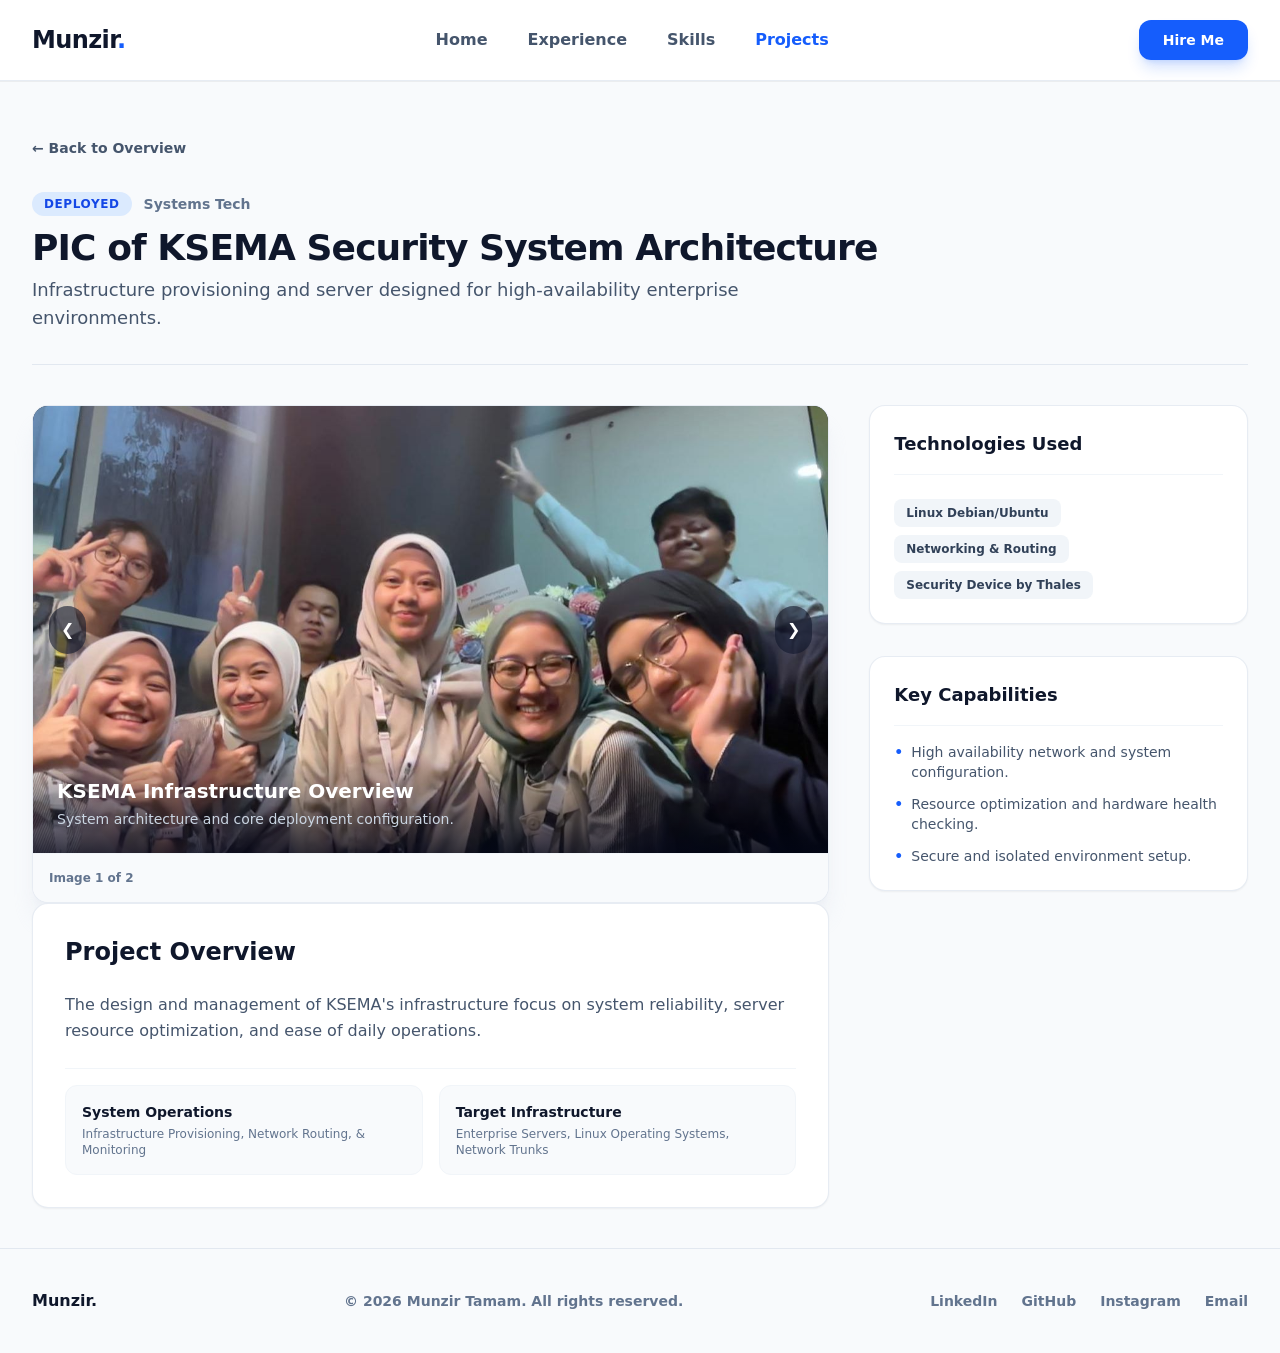
<file: projects/ksema.html>
<!DOCTYPE html>
<html lang="en">
<head>
    <meta charset="UTF-8">
    <meta name="viewport" content="width=device-width, initial-scale=1.0">
    <title>KSEMA Security System Architecture - Munzir Tamam</title>
    <link rel="stylesheet" href="../css/app.css">
    <link rel="stylesheet" href="../css/custom.css">
</head>
<body class="bg-slate-50 text-slate-800 antialiased font-sans">

    <header id="main-header" class="fixed top-0 inset-x-0 z-50 transition-all duration-300 bg-white/90 backdrop-blur-md border-b border-slate-200/80 shadow-2xs">

        <nav class="max-w-7xl mx-auto px-4 sm:px-8 flex items-center justify-between h-20 transition-all duration-300" id="main-nav" aria-label="Main Navigation">

            <a href="../index.html" class="text-2xl font-bold tracking-tight text-slate-900">
                Munzir<span class="text-blue-600">.</span>
            </a>

            <ul class="hidden md:flex items-center space-x-10 text-base font-bold text-slate-600">
                <li><a href="../index.html" class="hover:text-slate-900 transition-colors">Home</a></li>
                <li><a href="../experience.html" class="hover:text-slate-900 transition-colors">Experience</a></li>
                <li><a href="../skills.html" class="hover:text-slate-900 transition-colors">Skills</a></li>
                <li><a href="../projects.html" class="text-blue-600">Projects</a></li>
                <!-- <li><a href="../contact.html" class="hover:text-slate-900 transition-colors">Contact</a></li> -->
            </ul>

            <div class="hidden md:block">
                <a href="../contact.html" class="px-6 py-3 rounded-xl text-sm font-bold bg-blue-600 hover:bg-blue-500 text-white shadow-lg shadow-blue-600/20 transition-all">
                    Hire Me
                </a>
            </div>

            <button id="menu-toggle" class="md:hidden p-2 rounded-xl border border-slate-200 bg-slate-50 text-slate-700 font-bold cursor-pointer">
                &#9776;
            </button>

        </nav>

        <menu id="mobile-menu" class="hidden max-w-7xl mx-auto px-4 sm:px-8 pb-6 flex flex-col space-y-4 text-base font-bold text-slate-700 border-t border-slate-100 pt-4 md:hidden">
            <li><a href="../index.html">Home</a></li>
            <li><a href="../experience.html">Experience</a></li>
            <li><a href="../skills.html">Skills</a></li>
            <li><a href="../projects.html" class="text-blue-600">Projects</a></li>
            <!-- <li><a href="../contact.html">Contact</a></li> -->
            <li class="pt-2">
                <a href="../contact.html" class="block text-center w-full py-3 rounded-xl bg-blue-600 text-white">Hire Me</a>
            </li>
        </menu>

    </header>

    <main class="pt-24 min-h-[calc(100vh-10rem)]">
    <div class="max-w-7xl mx-auto px-4 sm:px-8 py-10">

        <!-- Tombol Kembali -->
        <nav aria-label="Breadcrumb" class="mb-8">
            <a href="../index.html" class="inline-flex items-center gap-2 text-sm font-semibold text-slate-600 hover:text-blue-600 transition-colors">
                &larr; Back to Overview
            </a>
        </nav>

        <!-- Header Proyek KSEMA -->
        <header class="mb-10 pb-8 border-b border-slate-200">
            <p class="flex items-center gap-3 mb-3">
                <span class="px-3 py-1 rounded-full text-xs font-bold bg-blue-100 text-blue-700 uppercase tracking-wider">DEPLOYED</span>
                <span class="text-sm font-semibold text-slate-500">Systems Tech</span>
            </p>
            <h1 class="text-3xl sm:text-4xl font-extrabold text-slate-900 tracking-tight">
                PIC of KSEMA Security System Architecture
            </h1>
            <p class="mt-2 text-lg text-slate-600 max-w-3xl">
                Infrastructure provisioning and server designed for high-availability enterprise environments.
            </p>
        </header>

        <!-- Layout Grid Utama -->
        <section class="grid grid-cols-1 lg:grid-cols-3 gap-10 items-start">

            <!-- Kolom Kiri: Image Slider & Overview -->
            <article class="lg:col-span-2 space-y-8">

                <!-- Slider (vanilla JS, see js/main.js) -->
                <figure data-slider class="bg-white rounded-2xl shadow-xl shadow-slate-200/60 border border-slate-200/80 overflow-hidden m-0">

                    <section class="relative aspect-video bg-slate-900 overflow-hidden">
                        <article data-slide class="absolute inset-0">
                            <img src="../images/KSEMA-1.jpg" alt="KSEMA Infrastructure Overview" class="w-full h-full object-cover">
                            <figcaption class="absolute bottom-0 inset-x-0 p-6 bg-gradient-to-t from-slate-950/80 to-transparent text-white">
                                <h3 class="text-xl font-bold">KSEMA Infrastructure Overview</h3>
                                <p class="text-sm text-slate-300 mt-1">System architecture and core deployment configuration.</p>
                            </figcaption>
                        </article>
                        <article data-slide class="absolute inset-0">
                            <img src="../images/KSEMA-2.jpg" alt="Network & Cluster Topology" class="w-full h-full object-cover">
                            <figcaption class="absolute bottom-0 inset-x-0 p-6 bg-gradient-to-t from-slate-950/80 to-transparent text-white">
                                <h3 class="text-xl font-bold">Network &amp; Cluster Topology</h3>
                                <p class="text-sm text-slate-300 mt-1">High-availability nodes and automated resource management.</p>
                            </figcaption>
                        </article>

                        <button data-slider-prev aria-label="Previous Slide" class="absolute left-4 top-1/2 -translate-y-1/2 p-3 rounded-full bg-slate-900/60 hover:bg-slate-900 text-white transition-all">&#10094;</button>
                        <button data-slider-next aria-label="Next Slide" class="absolute right-4 top-1/2 -translate-y-1/2 p-3 rounded-full bg-slate-900/60 hover:bg-slate-900 text-white transition-all">&#10095;</button>
                    </section>

                    <footer class="p-4 bg-slate-50 border-t border-slate-100 flex items-center justify-between text-xs font-bold text-slate-500">
                        <span data-slider-counter></span>
                    </footer>
                </figure>

                <!-- Deskripsi Detail Proyek -->
                <section class="bg-white rounded-2xl p-8 border border-slate-200/80 shadow-xs space-y-6">
                    <h2 class="text-2xl font-bold text-slate-900">Project Overview</h2>
                    <p class="text-slate-600 leading-relaxed">
                        The design and management of KSEMA's infrastructure focus on system reliability, server resource optimization, and ease of daily operations.
                    </p>
                    <section class="grid grid-cols-1 md:grid-cols-2 gap-4 pt-4 border-t border-slate-100">
                        <article class="p-4 rounded-xl bg-slate-50 border border-slate-100">
                            <h4 class="font-bold text-slate-900 text-sm">System Operations</h4>
                            <p class="text-xs text-slate-500 mt-1">Infrastructure Provisioning, Network Routing, &amp; Monitoring</p>
                        </article>
                        <article class="p-4 rounded-xl bg-slate-50 border border-slate-100">
                            <h4 class="font-bold text-slate-900 text-sm">Target Infrastructure</h4>
                            <p class="text-xs text-slate-500 mt-1">Enterprise Servers, Linux Operating Systems, Network Trunks</p>
                        </article>
                    </section>
                </section>
            </article>

            <!-- Kolom Kanan: Technologies & Capabilities -->
            <aside class="space-y-8 lg:sticky lg:top-28">
                <section class="bg-white rounded-2xl p-6 border border-slate-200/80 shadow-xs space-y-6">
                    <h3 class="text-lg font-bold text-slate-900 border-b border-slate-100 pb-4">Technologies Used</h3>
                    <ul class="flex flex-wrap gap-2 list-none p-0">
                        <li class="px-3 py-1.5 rounded-lg text-xs font-semibold bg-slate-100 text-slate-700">Linux Debian/Ubuntu</li>
                        <li class="px-3 py-1.5 rounded-lg text-xs font-semibold bg-slate-100 text-slate-700">Networking &amp; Routing</li>
                        <li class="px-3 py-1.5 rounded-lg text-xs font-semibold bg-slate-100 text-slate-700">Security Device by Thales</li>
                    </ul>
                </section>

                <section class="bg-white rounded-2xl p-6 border border-slate-200/80 shadow-xs space-y-4">
                    <h3 class="text-lg font-bold text-slate-900 border-b border-slate-100 pb-4">Key Capabilities</h3>
                    <ul class="space-y-3 text-sm text-slate-600 list-none p-0">
                        <li class="flex items-start gap-2"><span class="text-blue-600 font-bold">&bull;</span> High availability network and system configuration.</li>
                        <li class="flex items-start gap-2"><span class="text-blue-600 font-bold">&bull;</span> Resource optimization and hardware health checking.</li>
                        <li class="flex items-start gap-2"><span class="text-blue-600 font-bold">&bull;</span> Secure and isolated environment setup.</li>
                    </ul>
                </section>
            </aside>

        </section>
    </div>
    </main>

    <footer class="border-t border-slate-200 bg-slate-50 py-10 text-sm text-slate-500 font-semibold">
        <div class="max-w-7xl mx-auto px-4 sm:px-8 flex flex-col sm:flex-row items-center justify-between gap-4">
            <span class="text-base font-bold text-slate-900">Munzir.</span>
            <p>&copy; 2026 Munzir Tamam. All rights reserved.</p>
            <div class="flex gap-6">
                <a href="https://www.linkedin.com/in/munzirtamam" target="_blank" rel="noopener noreferrer" class="hover:text-slate-900 transition-colors">LinkedIn</a>
                <a href="https://github.com/MunzirT" target="_blank" rel="noopener noreferrer" class="hover:text-slate-900 transition-colors">GitHub</a>
                <a href="https://www.instagram.com/hipopotamam" target="_blank" rel="noopener noreferrer" class="hover:text-slate-900 transition-colors">Instagram</a>
                <a href="mailto:munzirt07@gmail.com" class="hover:text-slate-900 transition-colors">Email</a>
            </div>
        </div>
    </footer>

    <script src="../js/main.js" defer></script>
</body>
</html>
</file>
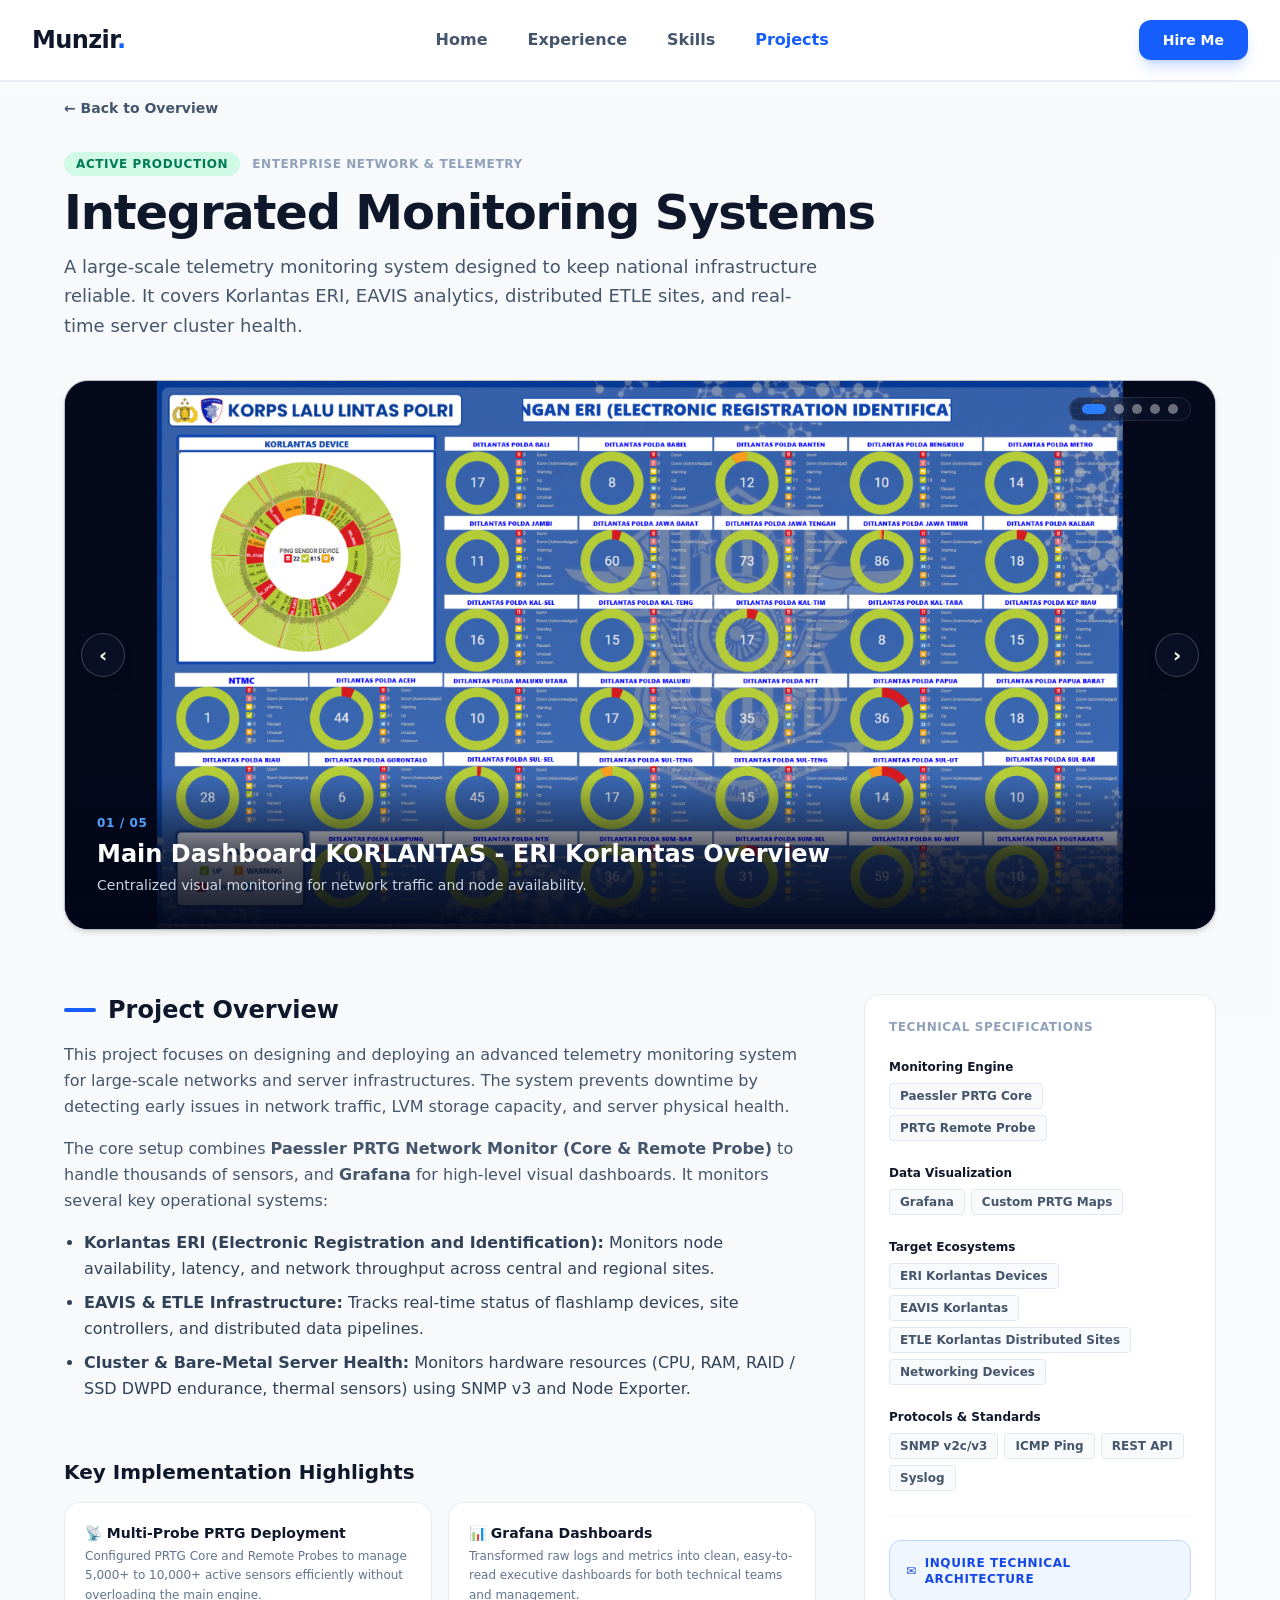
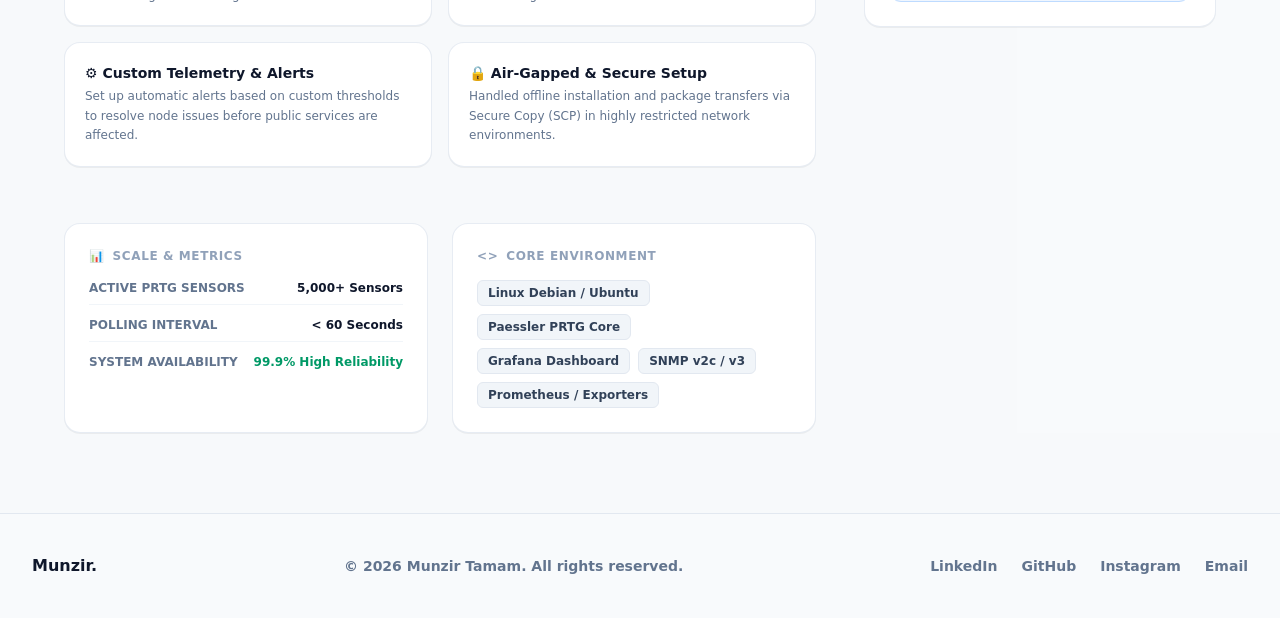
<file: projects/monitoring.html>
<!DOCTYPE html>
<html lang="en">
<head>
    <meta charset="UTF-8">
    <meta name="viewport" content="width=device-width, initial-scale=1.0">
    <title>Integrated Monitoring Systems - Munzir Tamam</title>
    <link rel="stylesheet" href="../css/app.css">
    <link rel="stylesheet" href="../css/custom.css">
</head>
<body class="bg-slate-50 text-slate-800 antialiased font-sans">

    <header id="main-header" class="fixed top-0 inset-x-0 z-50 transition-all duration-300 bg-white/90 backdrop-blur-md border-b border-slate-200/80 shadow-2xs">

        <nav class="max-w-7xl mx-auto px-4 sm:px-8 flex items-center justify-between h-20 transition-all duration-300" id="main-nav" aria-label="Main Navigation">

            <a href="../index.html" class="text-2xl font-bold tracking-tight text-slate-900">
                Munzir<span class="text-blue-600">.</span>
            </a>

            <ul class="hidden md:flex items-center space-x-10 text-base font-bold text-slate-600">
                <li><a href="../index.html" class="hover:text-slate-900 transition-colors">Home</a></li>
                <li><a href="../experience.html" class="hover:text-slate-900 transition-colors">Experience</a></li>
                <li><a href="../skills.html" class="hover:text-slate-900 transition-colors">Skills</a></li>
                <li><a href="../projects.html" class="text-blue-600">Projects</a></li>
                <!-- <li><a href="../contact.html" class="hover:text-slate-900 transition-colors">Contact</a></li> -->
            </ul>

            <div class="hidden md:block">
                <a href="../contact.html" class="px-6 py-3 rounded-xl text-sm font-bold bg-blue-600 hover:bg-blue-500 text-white shadow-lg shadow-blue-600/20 transition-all">
                    Hire Me
                </a>
            </div>

            <button id="menu-toggle" class="md:hidden p-2 rounded-xl border border-slate-200 bg-slate-50 text-slate-700 font-bold cursor-pointer">
                &#9776;
            </button>

        </nav>

        <menu id="mobile-menu" class="hidden max-w-7xl mx-auto px-4 sm:px-8 pb-6 flex flex-col space-y-4 text-base font-bold text-slate-700 border-t border-slate-100 pt-4 md:hidden">
            <li><a href="../index.html">Home</a></li>
            <li><a href="../experience.html">Experience</a></li>
            <li><a href="../skills.html">Skills</a></li>
            <li><a href="../projects.html" class="text-blue-600">Projects</a></li>
            <!-- <li><a href="../contact.html">Contact</a></li> -->
            <li class="pt-2">
                <a href="../contact.html" class="block text-center w-full py-3 rounded-xl bg-blue-600 text-white">Hire Me</a>
            </li>
        </menu>

    </header>

    <main class="pt-24 min-h-[calc(100vh-10rem)]">
    <div class="bg-slate-50/50 min-h-screen pb-20 px-4 sm:px-8">
        <article class="max-w-6xl mx-auto">

        <!-- Breadcrumb Navigation -->
        <nav aria-label="Breadcrumb" class="mb-8">
            <a href="../index.html" class="inline-flex items-center gap-2 text-sm font-semibold text-slate-600 hover:text-blue-600 transition-colors">
                &larr; Back to Overview
            </a>
        </nav>

            <!-- Main Header -->
            <header class="mb-10">
                <p class="flex items-center gap-3 mb-3">
                    <span class="px-3 py-1 bg-emerald-100 text-emerald-700 font-bold text-xs rounded-full uppercase tracking-wider">ACTIVE PRODUCTION</span>
                    <span class="text-xs font-bold text-slate-400 uppercase tracking-wider">Enterprise Network &amp; Telemetry</span>
                </p>
                <h1 class="text-3xl sm:text-5xl font-extrabold text-slate-900 tracking-tight">
                    Integrated Monitoring Systems
                </h1>
                <p class="mt-4 text-slate-600 text-lg leading-relaxed max-w-3xl">
                    A large-scale telemetry monitoring system designed to keep national infrastructure reliable. It covers Korlantas ERI, EAVIS analytics, distributed ETLE sites, and real-time server cluster health.
                </p>
            </header>

            <!-- Interactive Image Gallery Slider -->
            <section data-slider class="relative mb-16 select-none">

                <figure class="relative w-full h-[400px] sm:h-[550px] bg-slate-900 rounded-3xl overflow-hidden shadow-md border border-slate-200/80 m-0">

                    <section data-slide class="absolute inset-0 w-full h-full">
                        <img src="../images/prtg-1.png" alt="Main Dashboard KORLANTAS - ERI Korlantas Overview" class="w-full h-full object-contain bg-slate-950/80">
                        <figcaption class="absolute bottom-0 inset-x-0 bg-gradient-to-t from-slate-950/95 via-slate-950/70 to-transparent p-6 sm:p-8 text-white z-10">
                            <span class="text-xs font-bold uppercase tracking-wider text-blue-400" data-slide-index></span>
                            <h3 class="text-lg sm:text-2xl font-bold mt-1">Main Dashboard KORLANTAS - ERI Korlantas Overview</h3>
                            <p class="text-xs sm:text-sm text-slate-300 mt-1 leading-relaxed max-w-3xl">Centralized visual monitoring for network traffic and node availability.</p>
                        </figcaption>
                    </section>

                    <section data-slide class="absolute inset-0 w-full h-full">
                        <img src="../images/prtg-2.png" alt="PRTG Device Dashboard - ERI Korlantas Overview" class="w-full h-full object-contain bg-slate-950/80">
                        <figcaption class="absolute bottom-0 inset-x-0 bg-gradient-to-t from-slate-950/95 via-slate-950/70 to-transparent p-6 sm:p-8 text-white z-10">
                            <span class="text-xs font-bold uppercase tracking-wider text-blue-400" data-slide-index></span>
                            <h3 class="text-lg sm:text-2xl font-bold mt-1">PRTG Device Dashboard - ERI Korlantas Overview</h3>
                            <p class="text-xs sm:text-sm text-slate-300 mt-1 leading-relaxed max-w-3xl">Real-time status of server health, network interfaces, and latency between sites.</p>
                        </figcaption>
                    </section>

                    <section data-slide class="absolute inset-0 w-full h-full">
                        <img src="../images/prtg-3.png" alt="Core and Remote Probe Overview - Paessler PRTG Network Monitor" class="w-full h-full object-contain bg-slate-950/80">
                        <figcaption class="absolute bottom-0 inset-x-0 bg-gradient-to-t from-slate-950/95 via-slate-950/70 to-transparent p-6 sm:p-8 text-white z-10">
                            <span class="text-xs font-bold uppercase tracking-wider text-blue-400" data-slide-index></span>
                            <h3 class="text-lg sm:text-2xl font-bold mt-1">Core and Remote Probe Overview - Paessler PRTG Network Monitor</h3>
                            <p class="text-xs sm:text-sm text-slate-300 mt-1 leading-relaxed max-w-3xl">Core and Remote Probe topology built to manage thousands of active sensors.</p>
                        </figcaption>
                    </section>

                    <section data-slide class="absolute inset-0 w-full h-full">
                        <img src="../images/grafana-1.png" alt="ETLE Site & Network Grafana Monitoring" class="w-full h-full object-contain bg-slate-950/80">
                        <figcaption class="absolute bottom-0 inset-x-0 bg-gradient-to-t from-slate-950/95 via-slate-950/70 to-transparent p-6 sm:p-8 text-white z-10">
                            <span class="text-xs font-bold uppercase tracking-wider text-blue-400" data-slide-index></span>
                            <h3 class="text-lg sm:text-2xl font-bold mt-1">ETLE Site &amp; Network Grafana Monitoring</h3>
                            <p class="text-xs sm:text-sm text-slate-300 mt-1 leading-relaxed max-w-3xl">Visualizing network metrics and site availability across distributed locations.</p>
                        </figcaption>
                    </section>

                    <section data-slide class="absolute inset-0 w-full h-full">
                        <img src="../images/grafana-2.png" alt="ETLE Site & Network Grafana Monitoring (System Health)" class="w-full h-full object-contain bg-slate-950/80">
                        <figcaption class="absolute bottom-0 inset-x-0 bg-gradient-to-t from-slate-950/95 via-slate-950/70 to-transparent p-6 sm:p-8 text-white z-10">
                            <span class="text-xs font-bold uppercase tracking-wider text-blue-400" data-slide-index></span>
                            <h3 class="text-lg sm:text-2xl font-bold mt-1">ETLE Site &amp; Network Grafana Monitoring (System Health)</h3>
                            <p class="text-xs sm:text-sm text-slate-300 mt-1 leading-relaxed max-w-3xl">Server telemetry showing CPU, RAM usage, and SSD DWPD health status.</p>
                        </figcaption>
                    </section>

                    <button data-slider-prev aria-label="Previous Slide" class="absolute left-4 top-1/2 -translate-y-1/2 w-11 h-11 rounded-full bg-slate-900/60 hover:bg-slate-900/90 text-white border border-white/20 shadow-lg flex items-center justify-center font-bold text-xl transition-all hover:scale-110 cursor-pointer z-20 backdrop-blur-xs">
                        &#8249;
                    </button>

                    <button data-slider-next aria-label="Next Slide" class="absolute right-4 top-1/2 -translate-y-1/2 w-11 h-11 rounded-full bg-slate-900/60 hover:bg-slate-900/90 text-white border border-white/20 shadow-lg flex items-center justify-center font-bold text-xl transition-all hover:scale-110 cursor-pointer z-20 backdrop-blur-xs">
                        &#8250;
                    </button>

                    <nav aria-label="Slide dots" data-slider-dots class="absolute top-4 right-6 z-20 flex gap-2 bg-slate-900/50 backdrop-blur-md px-3 py-1.5 rounded-full border border-white/10"></nav>
                </figure>

            </section>

            <!-- Content Details Grid -->
            <section class="grid grid-cols-1 lg:grid-cols-3 gap-12 items-start">

                <!-- Main Details Area -->
                <section class="lg:col-span-2 space-y-10">

                    <!-- Project Overview & System Scope -->
                    <article class="space-y-4">
                        <h2 class="text-2xl font-bold text-slate-900 flex items-center gap-3">
                            <span class="w-8 h-1 bg-blue-600 rounded-full inline-block" aria-hidden="true"></span>
                            Project Overview
                        </h2>
                        <section class="prose prose-slate max-w-none text-slate-600 leading-relaxed text-base space-y-4">
                            <p>
                                This project focuses on designing and deploying an advanced telemetry monitoring system for large-scale networks and server infrastructures. The system prevents downtime by detecting early issues in network traffic, LVM storage capacity, and server physical health.
                            </p>
                            <p>
                                The core setup combines <strong>Paessler PRTG Network Monitor (Core &amp; Remote Probe)</strong> to handle thousands of sensors, and <strong>Grafana</strong> for high-level visual dashboards. It monitors several key operational systems:
                            </p>
                            <ul class="list-disc pl-5 space-y-2 font-medium text-slate-700">
                                <li><strong>Korlantas ERI (Electronic Registration and Identification):</strong> Monitors node availability, latency, and network throughput across central and regional sites.</li>
                                <li><strong>EAVIS &amp; ETLE Infrastructure:</strong> Tracks real-time status of flashlamp devices, site controllers, and distributed data pipelines.</li>
                                <li><strong>Cluster &amp; Bare-Metal Server Health:</strong> Monitors hardware resources (CPU, RAM, RAID / SSD DWPD endurance, thermal sensors) using SNMP v3 and Node Exporter.</li>
                            </ul>
                        </section>
                    </article>

                    <!-- Key Implementation Highlights -->
                    <article class="space-y-4 pt-4">
                        <h3 class="text-xl font-bold text-slate-900">Key Implementation Highlights</h3>
                        <ul class="grid grid-cols-1 sm:grid-cols-2 gap-4 list-none p-0">
                            <li class="p-5 bg-white rounded-2xl border border-slate-200/80 shadow-2xs">
                                <h4 class="font-bold text-slate-900 text-sm mb-1">&#128225; Multi-Probe PRTG Deployment</h4>
                                <p class="text-xs text-slate-500 leading-relaxed">Configured PRTG Core and Remote Probes to manage 5,000+ to 10,000+ active sensors efficiently without overloading the main engine.</p>
                            </li>
                            <li class="p-5 bg-white rounded-2xl border border-slate-200/80 shadow-2xs">
                                <h4 class="font-bold text-slate-900 text-sm mb-1">&#128202; Grafana Dashboards</h4>
                                <p class="text-xs text-slate-500 leading-relaxed">Transformed raw logs and metrics into clean, easy-to-read executive dashboards for both technical teams and management.</p>
                            </li>
                            <li class="p-5 bg-white rounded-2xl border border-slate-200/80 shadow-2xs">
                                <h4 class="font-bold text-slate-900 text-sm mb-1">&#9881;&#65039; Custom Telemetry &amp; Alerts</h4>
                                <p class="text-xs text-slate-500 leading-relaxed">Set up automatic alerts based on custom thresholds to resolve node issues before public services are affected.</p>
                            </li>
                            <li class="p-5 bg-white rounded-2xl border border-slate-200/80 shadow-2xs">
                                <h4 class="font-bold text-slate-900 text-sm mb-1">&#128274; Air-Gapped &amp; Secure Setup</h4>
                                <p class="text-xs text-slate-500 leading-relaxed">Handled offline installation and package transfers via Secure Copy (SCP) in highly restricted network environments.</p>
                            </li>
                        </ul>
                    </article>

                    <!-- Bottom Metrics & Environment Cards -->
                    <section class="grid grid-cols-1 sm:grid-cols-2 gap-6 pt-4">
                        <article class="bg-white p-6 rounded-2xl border border-slate-200/80 shadow-2xs">
                            <h3 class="text-xs font-bold text-slate-400 uppercase tracking-wider flex items-center gap-2 mb-4">
                                <span aria-hidden="true">&#128202;</span> Scale &amp; Metrics
                            </h3>
                            <dl class="space-y-3 text-xs font-bold">
                                <div class="flex justify-between border-b border-slate-100 pb-2">
                                    <dt class="text-slate-500">ACTIVE PRTG SENSORS</dt>
                                    <dd class="text-slate-900 font-extrabold">5,000+ Sensors</dd>
                                </div>
                                <div class="flex justify-between border-b border-slate-100 pb-2">
                                    <dt class="text-slate-500">POLLING INTERVAL</dt>
                                    <dd class="text-slate-900 font-extrabold">&lt; 60 Seconds</dd>
                                </div>
                                <div class="flex justify-between">
                                    <dt class="text-slate-500">SYSTEM AVAILABILITY</dt>
                                    <dd class="text-emerald-600 font-extrabold">99.9% High Reliability</dd>
                                </div>
                            </dl>
                        </article>

                        <article class="bg-white p-6 rounded-2xl border border-slate-200/80 shadow-2xs">
                            <h3 class="text-xs font-bold text-slate-400 uppercase tracking-wider flex items-center gap-2 mb-4">
                                <span aria-hidden="true">&lt;&gt;</span> Core Environment
                            </h3>
                            <ul class="flex flex-wrap gap-2 list-none p-0">
                                <li class="px-2.5 py-1 bg-slate-100 border border-slate-200 text-slate-700 rounded-md text-xs font-bold">Linux Debian / Ubuntu</li>
                                <li class="px-2.5 py-1 bg-slate-100 border border-slate-200 text-slate-700 rounded-md text-xs font-bold">Paessler PRTG Core</li>
                                <li class="px-2.5 py-1 bg-slate-100 border border-slate-200 text-slate-700 rounded-md text-xs font-bold">Grafana Dashboard</li>
                                <li class="px-2.5 py-1 bg-slate-100 border border-slate-200 text-slate-700 rounded-md text-xs font-bold">SNMP v2c / v3</li>
                                <li class="px-2.5 py-1 bg-slate-100 border border-slate-200 text-slate-700 rounded-md text-xs font-bold">Prometheus / Exporters</li>
                            </ul>
                        </article>
                    </section>

                </section>

                <!-- Right Sidebar: Technical Specifications -->
                <aside class="bg-white p-6 rounded-2xl border border-slate-200/80 shadow-2xs space-y-6 lg:sticky lg:top-28">
                    <h3 class="text-xs font-bold text-slate-400 uppercase tracking-wider">
                        Technical Specifications
                    </h3>

                    <section class="space-y-2">
                        <h4 class="text-xs font-bold text-slate-900">Monitoring Engine</h4>
                        <ul class="flex flex-wrap gap-1.5 list-none p-0">
                            <li class="px-2.5 py-1 bg-slate-50 border border-slate-200 text-slate-600 text-xs font-semibold rounded">Paessler PRTG Core</li>
                            <li class="px-2.5 py-1 bg-slate-50 border border-slate-200 text-slate-600 text-xs font-semibold rounded">PRTG Remote Probe</li>
                        </ul>
                    </section>

                    <section class="space-y-2">
                        <h4 class="text-xs font-bold text-slate-900">Data Visualization</h4>
                        <ul class="flex flex-wrap gap-1.5 list-none p-0">
                            <li class="px-2.5 py-1 bg-slate-50 border border-slate-200 text-slate-600 text-xs font-semibold rounded">Grafana</li>
                            <li class="px-2.5 py-1 bg-slate-50 border border-slate-200 text-slate-600 text-xs font-semibold rounded">Custom PRTG Maps</li>
                        </ul>
                    </section>

                    <section class="space-y-2">
                        <h4 class="text-xs font-bold text-slate-900">Target Ecosystems</h4>
                        <ul class="flex flex-wrap gap-1.5 list-none p-0">
                            <li class="px-2.5 py-1 bg-slate-50 border border-slate-200 text-slate-600 text-xs font-semibold rounded">ERI Korlantas Devices</li>
                            <li class="px-2.5 py-1 bg-slate-50 border border-slate-200 text-slate-600 text-xs font-semibold rounded">EAVIS Korlantas</li>
                            <li class="px-2.5 py-1 bg-slate-50 border border-slate-200 text-slate-600 text-xs font-semibold rounded">ETLE Korlantas Distributed Sites</li>
                            <li class="px-2.5 py-1 bg-slate-50 border border-slate-200 text-slate-600 text-xs font-semibold rounded">Networking Devices</li>
                        </ul>
                    </section>

                    <section class="space-y-2">
                        <h4 class="text-xs font-bold text-slate-900">Protocols &amp; Standards</h4>
                        <ul class="flex flex-wrap gap-1.5 list-none p-0">
                            <li class="px-2.5 py-1 bg-slate-50 border border-slate-200 text-slate-600 text-xs font-semibold rounded">SNMP v2c/v3</li>
                            <li class="px-2.5 py-1 bg-slate-50 border border-slate-200 text-slate-600 text-xs font-semibold rounded">ICMP Ping</li>
                            <li class="px-2.5 py-1 bg-slate-50 border border-slate-200 text-slate-600 text-xs font-semibold rounded">REST API</li>
                            <li class="px-2.5 py-1 bg-slate-50 border border-slate-200 text-slate-600 text-xs font-semibold rounded">Syslog</li>
                        </ul>
                    </section>

                    <hr class="border-slate-100">

                    <a href="mailto:munzirt07@gmail.com" class="w-full py-3.5 px-4 rounded-xl border border-blue-200 bg-blue-50 hover:bg-blue-100 text-blue-700 font-bold text-xs uppercase tracking-wider flex items-center justify-center gap-2 transition-colors">
                        <span aria-hidden="true">&#9993;&#65039;</span> Inquire Technical Architecture
                    </a>
                </aside>

            </section>

        </article>
    </div>
    </main>

    <footer class="border-t border-slate-200 bg-slate-50 py-10 text-sm text-slate-500 font-semibold">
        <div class="max-w-7xl mx-auto px-4 sm:px-8 flex flex-col sm:flex-row items-center justify-between gap-4">
            <span class="text-base font-bold text-slate-900">Munzir.</span>
            <p>&copy; 2026 Munzir Tamam. All rights reserved.</p>
            <div class="flex gap-6">
                <a href="https://www.linkedin.com/in/munzirtamam" target="_blank" rel="noopener noreferrer" class="hover:text-slate-900 transition-colors">LinkedIn</a>
                <a href="https://github.com/MunzirT" target="_blank" rel="noopener noreferrer" class="hover:text-slate-900 transition-colors">GitHub</a>
                <a href="https://www.instagram.com/hipopotamam" target="_blank" rel="noopener noreferrer" class="hover:text-slate-900 transition-colors">Instagram</a>
                <a href="mailto:munzirt07@gmail.com" class="hover:text-slate-900 transition-colors">Email</a>
            </div>
        </div>
    </footer>

    <script src="../js/main.js" defer></script>
</body>
</html>
</file>
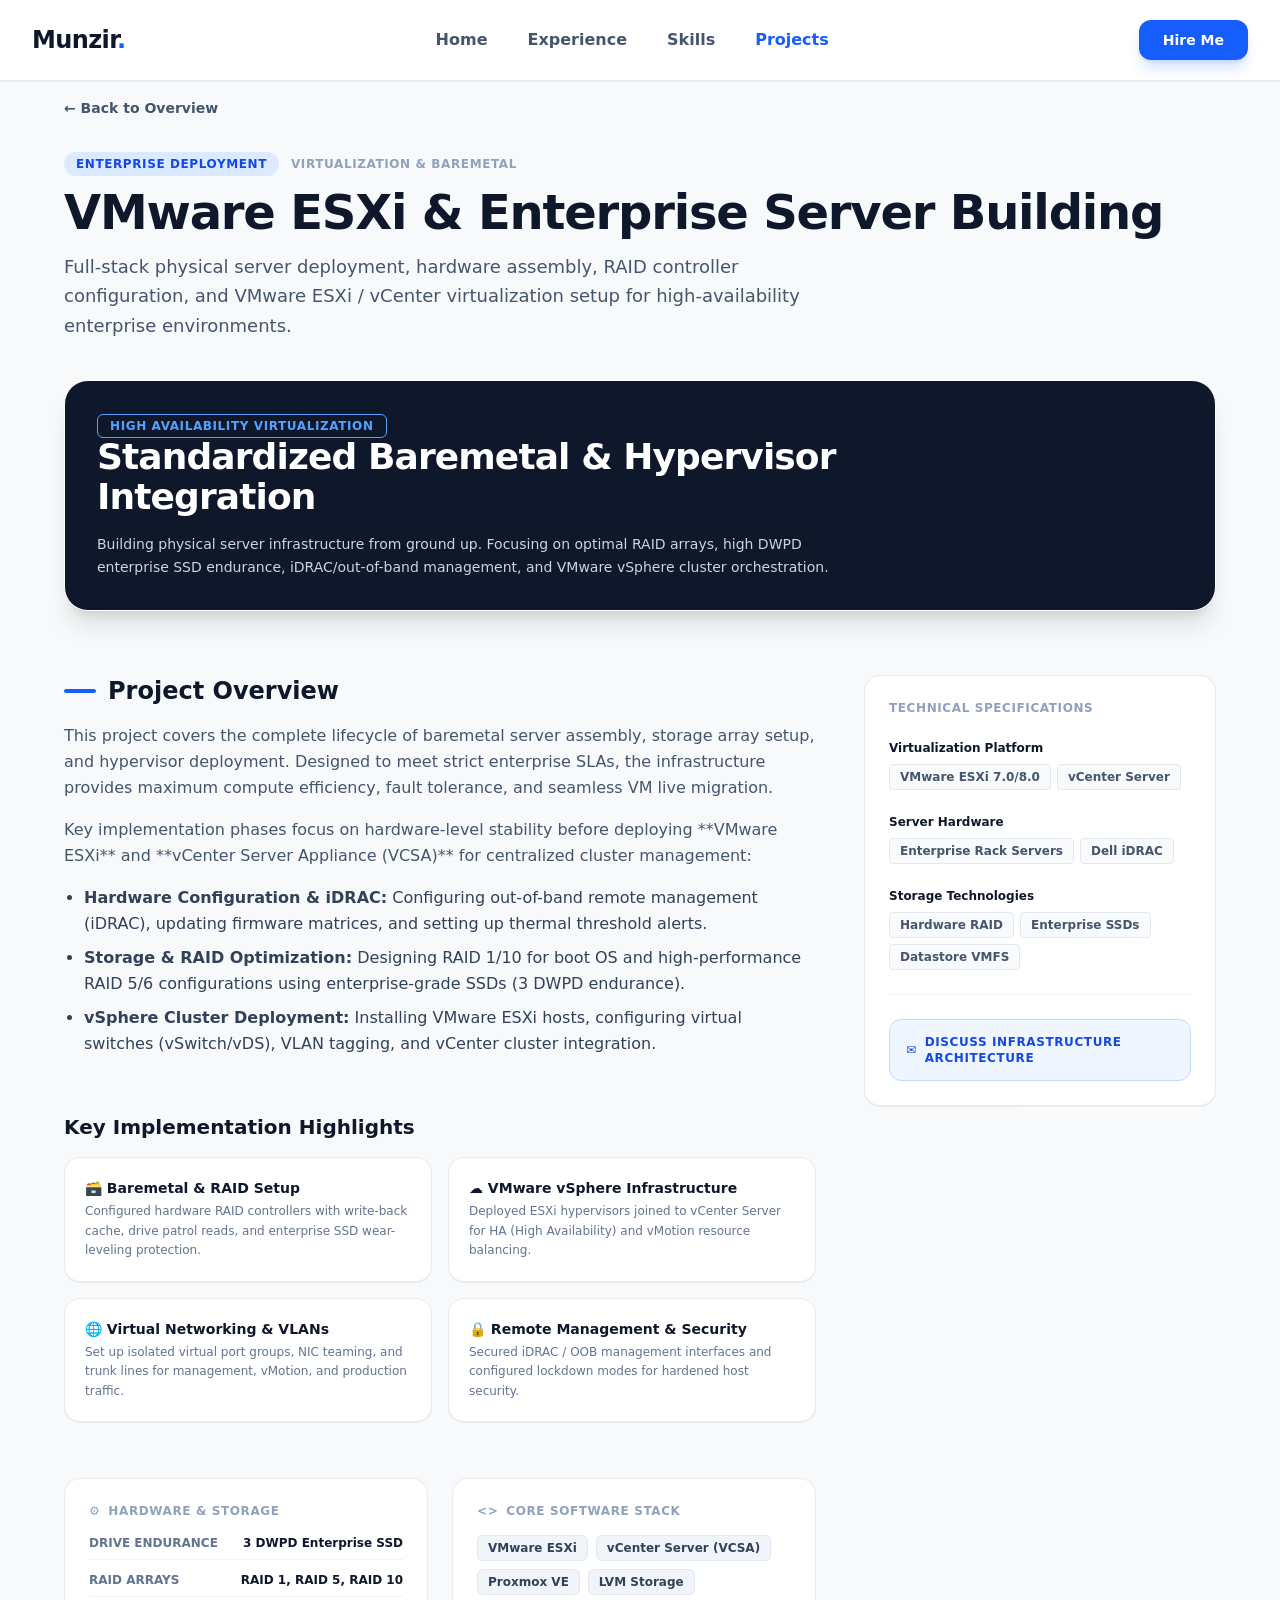
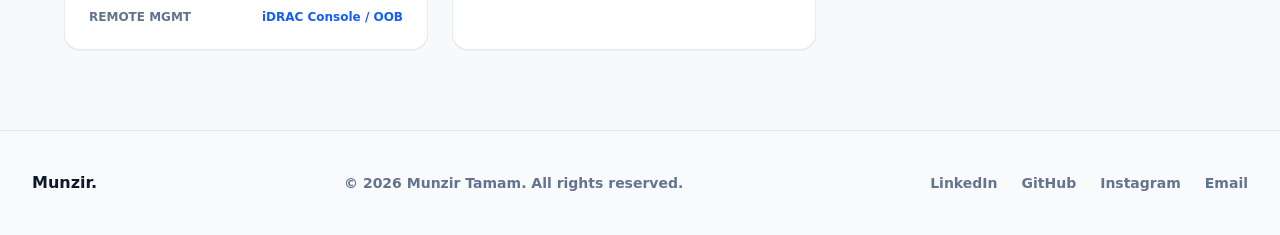
<file: projects/vmware-building.html>
<!DOCTYPE html>
<html lang="en">
<head>
    <meta charset="UTF-8">
    <meta name="viewport" content="width=device-width, initial-scale=1.0">
    <title>VMware & Enterprise Server Deployment - Munzir Tamam</title>
    <link rel="stylesheet" href="../css/app.css">
    <link rel="stylesheet" href="../css/custom.css">
</head>
<body class="bg-slate-50 text-slate-800 antialiased font-sans">

    <header id="main-header" class="fixed top-0 inset-x-0 z-50 transition-all duration-300 bg-white/90 backdrop-blur-md border-b border-slate-200/80 shadow-2xs">

        <nav class="max-w-7xl mx-auto px-4 sm:px-8 flex items-center justify-between h-20 transition-all duration-300" id="main-nav" aria-label="Main Navigation">

            <a href="../index.html" class="text-2xl font-bold tracking-tight text-slate-900">
                Munzir<span class="text-blue-600">.</span>
            </a>

            <ul class="hidden md:flex items-center space-x-10 text-base font-bold text-slate-600">
                <li><a href="../index.html" class="hover:text-slate-900 transition-colors">Home</a></li>
                <li><a href="../experience.html" class="hover:text-slate-900 transition-colors">Experience</a></li>
                <li><a href="../skills.html" class="hover:text-slate-900 transition-colors">Skills</a></li>
                <li><a href="../projects.html" class="text-blue-600">Projects</a></li>
                <!-- <li><a href="../contact.html" class="hover:text-slate-900 transition-colors">Contact</a></li> -->
            </ul>

            <div class="hidden md:block">
                <a href="../contact.html" class="px-6 py-3 rounded-xl text-sm font-bold bg-blue-600 hover:bg-blue-500 text-white shadow-lg shadow-blue-600/20 transition-all">
                    Hire Me
                </a>
            </div>

            <button id="menu-toggle" class="md:hidden p-2 rounded-xl border border-slate-200 bg-slate-50 text-slate-700 font-bold cursor-pointer">
                &#9776;
            </button>

        </nav>

        <menu id="mobile-menu" class="hidden max-w-7xl mx-auto px-4 sm:px-8 pb-6 flex flex-col space-y-4 text-base font-bold text-slate-700 border-t border-slate-100 pt-4 md:hidden">
            <li><a href="../index.html">Home</a></li>
            <li><a href="../experience.html">Experience</a></li>
            <li><a href="../skills.html">Skills</a></li>
            <li><a href="../projects.html" class="text-blue-600">Projects</a></li>
            <!-- <li><a href="../contact.html">Contact</a></li> -->
            <li class="pt-2">
                <a href="../contact.html" class="block text-center w-full py-3 rounded-xl bg-blue-600 text-white">Hire Me</a>
            </li>
        </menu>

    </header>

    <main class="pt-24 min-h-[calc(100vh-10rem)]">
    <div class="bg-slate-50/50 min-h-screen pb-20 px-4 sm:px-8">
        <article class="max-w-6xl mx-auto">

        <!-- Breadcrumb Navigation -->
        <nav aria-label="Breadcrumb" class="mb-8">
            <a href="../index.html" class="inline-flex items-center gap-2 text-sm font-semibold text-slate-600 hover:text-blue-600 transition-colors">
                &larr; Back to Overview
            </a>
        </nav>

            <!-- Main Header -->
            <header class="mb-10">
                <p class="flex items-center gap-3 mb-3">
                    <span class="px-3 py-1 bg-blue-100 text-blue-700 font-bold text-xs rounded-full uppercase tracking-wider">ENTERPRISE DEPLOYMENT</span>
                    <span class="text-xs font-bold text-slate-400 uppercase tracking-wider">Virtualization &amp; Baremetal</span>
                </p>
                <h1 class="text-3xl sm:text-5xl font-extrabold text-slate-900 tracking-tight">
                    VMware ESXi &amp; Enterprise Server Building
                </h1>
                <p class="mt-4 text-slate-600 text-lg leading-relaxed max-w-3xl">
                    Full-stack physical server deployment, hardware assembly, RAID controller configuration, and VMware ESXi / vCenter virtualization setup for high-availability enterprise environments.
                </p>
            </header>

            <!-- Feature Showcase Card -->
            <section class="relative mb-16 rounded-3xl overflow-hidden bg-slate-900 border border-slate-800 p-8 sm:p-12 text-white shadow-xl">
                <div class="max-w-3xl space-y-4">
                    <span class="px-3 py-1 bg-blue-600/30 text-blue-400 border border-blue-500/30 font-bold text-xs rounded-md uppercase tracking-wider">High Availability Virtualization</span>
                    <h2 class="text-2xl sm:text-4xl font-extrabold tracking-tight">Standardized Baremetal &amp; Hypervisor Integration</h2>
                    <p class="text-slate-300 text-sm sm:text-base leading-relaxed">
                        Building physical server infrastructure from ground up. Focusing on optimal RAID arrays, high DWPD enterprise SSD endurance, iDRAC/out-of-band management, and VMware vSphere cluster orchestration.
                    </p>
                </div>
            </section>

            <!-- Content Details Grid -->
            <section class="grid grid-cols-1 lg:grid-cols-3 gap-12 items-start">

                <!-- Main Details Area -->
                <section class="lg:col-span-2 space-y-10">

                    <!-- Project Overview -->
                    <article class="space-y-4">
                        <h2 class="text-2xl font-bold text-slate-900 flex items-center gap-3">
                            <span class="w-8 h-1 bg-blue-600 rounded-full inline-block" aria-hidden="true"></span>
                            Project Overview
                        </h2>
                        <section class="prose prose-slate max-w-none text-slate-600 leading-relaxed text-base space-y-4">
                            <p>
                                This project covers the complete lifecycle of baremetal server assembly, storage array setup, and hypervisor deployment. Designed to meet strict enterprise SLAs, the infrastructure provides maximum compute efficiency, fault tolerance, and seamless VM live migration.
                            </p>
                            <p>
                                Key implementation phases focus on hardware-level stability before deploying **VMware ESXi** and **vCenter Server Appliance (VCSA)** for centralized cluster management:
                            </p>
                            <ul class="list-disc pl-5 space-y-2 font-medium text-slate-700">
                                <li><strong>Hardware Configuration &amp; iDRAC:</strong> Configuring out-of-band remote management (iDRAC), updating firmware matrices, and setting up thermal threshold alerts.</li>
                                <li><strong>Storage &amp; RAID Optimization:</strong> Designing RAID 1/10 for boot OS and high-performance RAID 5/6 configurations using enterprise-grade SSDs (3 DWPD endurance).</li>
                                <li><strong>vSphere Cluster Deployment:</strong> Installing VMware ESXi hosts, configuring virtual switches (vSwitch/vDS), VLAN tagging, and vCenter cluster integration.</li>
                            </ul>
                        </section>
                    </article>

                    <!-- Key Implementation Highlights -->
                    <article class="space-y-4 pt-4">
                        <h3 class="text-xl font-bold text-slate-900">Key Implementation Highlights</h3>
                        <ul class="grid grid-cols-1 sm:grid-cols-2 gap-4 list-none p-0">
                            <li class="p-5 bg-white rounded-2xl border border-slate-200/80 shadow-2xs">
                                <h4 class="font-bold text-slate-900 text-sm mb-1">&#128451;&#65039; Baremetal &amp; RAID Setup</h4>
                                <p class="text-xs text-slate-500 leading-relaxed">Configured hardware RAID controllers with write-back cache, drive patrol reads, and enterprise SSD wear-leveling protection.</p>
                            </li>
                            <li class="p-5 bg-white rounded-2xl border border-slate-200/80 shadow-2xs">
                                <h4 class="font-bold text-slate-900 text-sm mb-1">&#9729;&#65039; VMware vSphere Infrastructure</h4>
                                <p class="text-xs text-slate-500 leading-relaxed">Deployed ESXi hypervisors joined to vCenter Server for HA (High Availability) and vMotion resource balancing.</p>
                            </li>
                            <li class="p-5 bg-white rounded-2xl border border-slate-200/80 shadow-2xs">
                                <h4 class="font-bold text-slate-900 text-sm mb-1">&#127760; Virtual Networking &amp; VLANs</h4>
                                <p class="text-xs text-slate-500 leading-relaxed">Set up isolated virtual port groups, NIC teaming, and trunk lines for management, vMotion, and production traffic.</p>
                            </li>
                            <li class="p-5 bg-white rounded-2xl border border-slate-200/80 shadow-2xs">
                                <h4 class="font-bold text-slate-900 text-sm mb-1">&#128274; Remote Management &amp; Security</h4>
                                <p class="text-xs text-slate-500 leading-relaxed">Secured iDRAC / OOB management interfaces and configured lockdown modes for hardened host security.</p>
                            </li>
                        </ul>
                    </article>

                    <!-- Environment Cards -->
                    <section class="grid grid-cols-1 sm:grid-cols-2 gap-6 pt-4">
                        <article class="bg-white p-6 rounded-2xl border border-slate-200/80 shadow-2xs">
                            <h3 class="text-xs font-bold text-slate-400 uppercase tracking-wider flex items-center gap-2 mb-4">
                                <span aria-hidden="true">&#9881;&#65039;</span> Hardware &amp; Storage
                            </h3>
                            <dl class="space-y-3 text-xs font-bold">
                                <div class="flex justify-between border-b border-slate-100 pb-2">
                                    <dt class="text-slate-500">DRIVE ENDURANCE</dt>
                                    <dd class="text-slate-900 font-extrabold">3 DWPD Enterprise SSD</dd>
                                </div>
                                <div class="flex justify-between border-b border-slate-100 pb-2">
                                    <dt class="text-slate-500">RAID ARRAYS</dt>
                                    <dd class="text-slate-900 font-extrabold">RAID 1, RAID 5, RAID 10</dd>
                                </div>
                                <div class="flex justify-between">
                                    <dt class="text-slate-500">REMOTE MGMT</dt>
                                    <dd class="text-blue-600 font-extrabold">iDRAC Console / OOB</dd>
                                </div>
                            </dl>
                        </article>

                        <article class="bg-white p-6 rounded-2xl border border-slate-200/80 shadow-2xs">
                            <h3 class="text-xs font-bold text-slate-400 uppercase tracking-wider flex items-center gap-2 mb-4">
                                <span aria-hidden="true">&lt;&gt;</span> Core Software Stack
                            </h3>
                            <ul class="flex flex-wrap gap-2 list-none p-0">
                                <li class="px-2.5 py-1 bg-slate-100 border border-slate-200 text-slate-700 rounded-md text-xs font-bold">VMware ESXi</li>
                                <li class="px-2.5 py-1 bg-slate-100 border border-slate-200 text-slate-700 rounded-md text-xs font-bold">vCenter Server (VCSA)</li>
                                <li class="px-2.5 py-1 bg-slate-100 border border-slate-200 text-slate-700 rounded-md text-xs font-bold">Proxmox VE</li>
                                <li class="px-2.5 py-1 bg-slate-100 border border-slate-200 text-slate-700 rounded-md text-xs font-bold">LVM Storage</li>
                            </ul>
                        </article>
                    </section>

                </section>

                <!-- Right Sidebar: Technical Specifications -->
                <aside class="bg-white p-6 rounded-2xl border border-slate-200/80 shadow-2xs space-y-6 lg:sticky lg:top-28">
                    <h3 class="text-xs font-bold text-slate-400 uppercase tracking-wider">
                        Technical Specifications
                    </h3>

                    <section class="space-y-2">
                        <h4 class="text-xs font-bold text-slate-900">Virtualization Platform</h4>
                        <ul class="flex flex-wrap gap-1.5 list-none p-0">
                            <li class="px-2.5 py-1 bg-slate-50 border border-slate-200 text-slate-600 text-xs font-semibold rounded">VMware ESXi 7.0/8.0</li>
                            <li class="px-2.5 py-1 bg-slate-50 border border-slate-200 text-slate-600 text-xs font-semibold rounded">vCenter Server</li>
                        </ul>
                    </section>

                    <section class="space-y-2">
                        <h4 class="text-xs font-bold text-slate-900">Server Hardware</h4>
                        <ul class="flex flex-wrap gap-1.5 list-none p-0">
                            <li class="px-2.5 py-1 bg-slate-50 border border-slate-200 text-slate-600 text-xs font-semibold rounded">Enterprise Rack Servers</li>
                            <li class="px-2.5 py-1 bg-slate-50 border border-slate-200 text-slate-600 text-xs font-semibold rounded">Dell iDRAC</li>
                        </ul>
                    </section>

                    <section class="space-y-2">
                        <h4 class="text-xs font-bold text-slate-900">Storage Technologies</h4>
                        <ul class="flex flex-wrap gap-1.5 list-none p-0">
                            <li class="px-2.5 py-1 bg-slate-50 border border-slate-200 text-slate-600 text-xs font-semibold rounded">Hardware RAID</li>
                            <li class="px-2.5 py-1 bg-slate-50 border border-slate-200 text-slate-600 text-xs font-semibold rounded">Enterprise SSDs</li>
                            <li class="px-2.5 py-1 bg-slate-50 border border-slate-200 text-slate-600 text-xs font-semibold rounded">Datastore VMFS</li>
                        </ul>
                    </section>

                    <hr class="border-slate-100">

                    <a href="mailto:munzirt07@gmail.com" class="w-full py-3.5 px-4 rounded-xl border border-blue-200 bg-blue-50 hover:bg-blue-100 text-blue-700 font-bold text-xs uppercase tracking-wider flex items-center justify-center gap-2 transition-colors">
                        <span aria-hidden="true">&#9993;&#65039;</span> Discuss Infrastructure Architecture
                    </a>
                </aside>

            </section>

        </article>
    </div>
    </main>

    <footer class="border-t border-slate-200 bg-slate-50 py-10 text-sm text-slate-500 font-semibold">
        <div class="max-w-7xl mx-auto px-4 sm:px-8 flex flex-col sm:flex-row items-center justify-between gap-4">
            <span class="text-base font-bold text-slate-900">Munzir.</span>
            <p>&copy; 2026 Munzir Tamam. All rights reserved.</p>
            <div class="flex gap-6">
                <a href="https://www.linkedin.com/in/munzirtamam" target="_blank" rel="noopener noreferrer" class="hover:text-slate-900 transition-colors">LinkedIn</a>
                <a href="https://github.com/MunzirT" target="_blank" rel="noopener noreferrer" class="hover:text-slate-900 transition-colors">GitHub</a>
                <a href="https://www.instagram.com/hipopotamam" target="_blank" rel="noopener noreferrer" class="hover:text-slate-900 transition-colors">Instagram</a>
                <a href="mailto:munzirt07@gmail.com" class="hover:text-slate-900 transition-colors">Email</a>
            </div>
        </div>
    </footer>

    <script src="../js/main.js" defer></script>
</body>
</html>
</file>
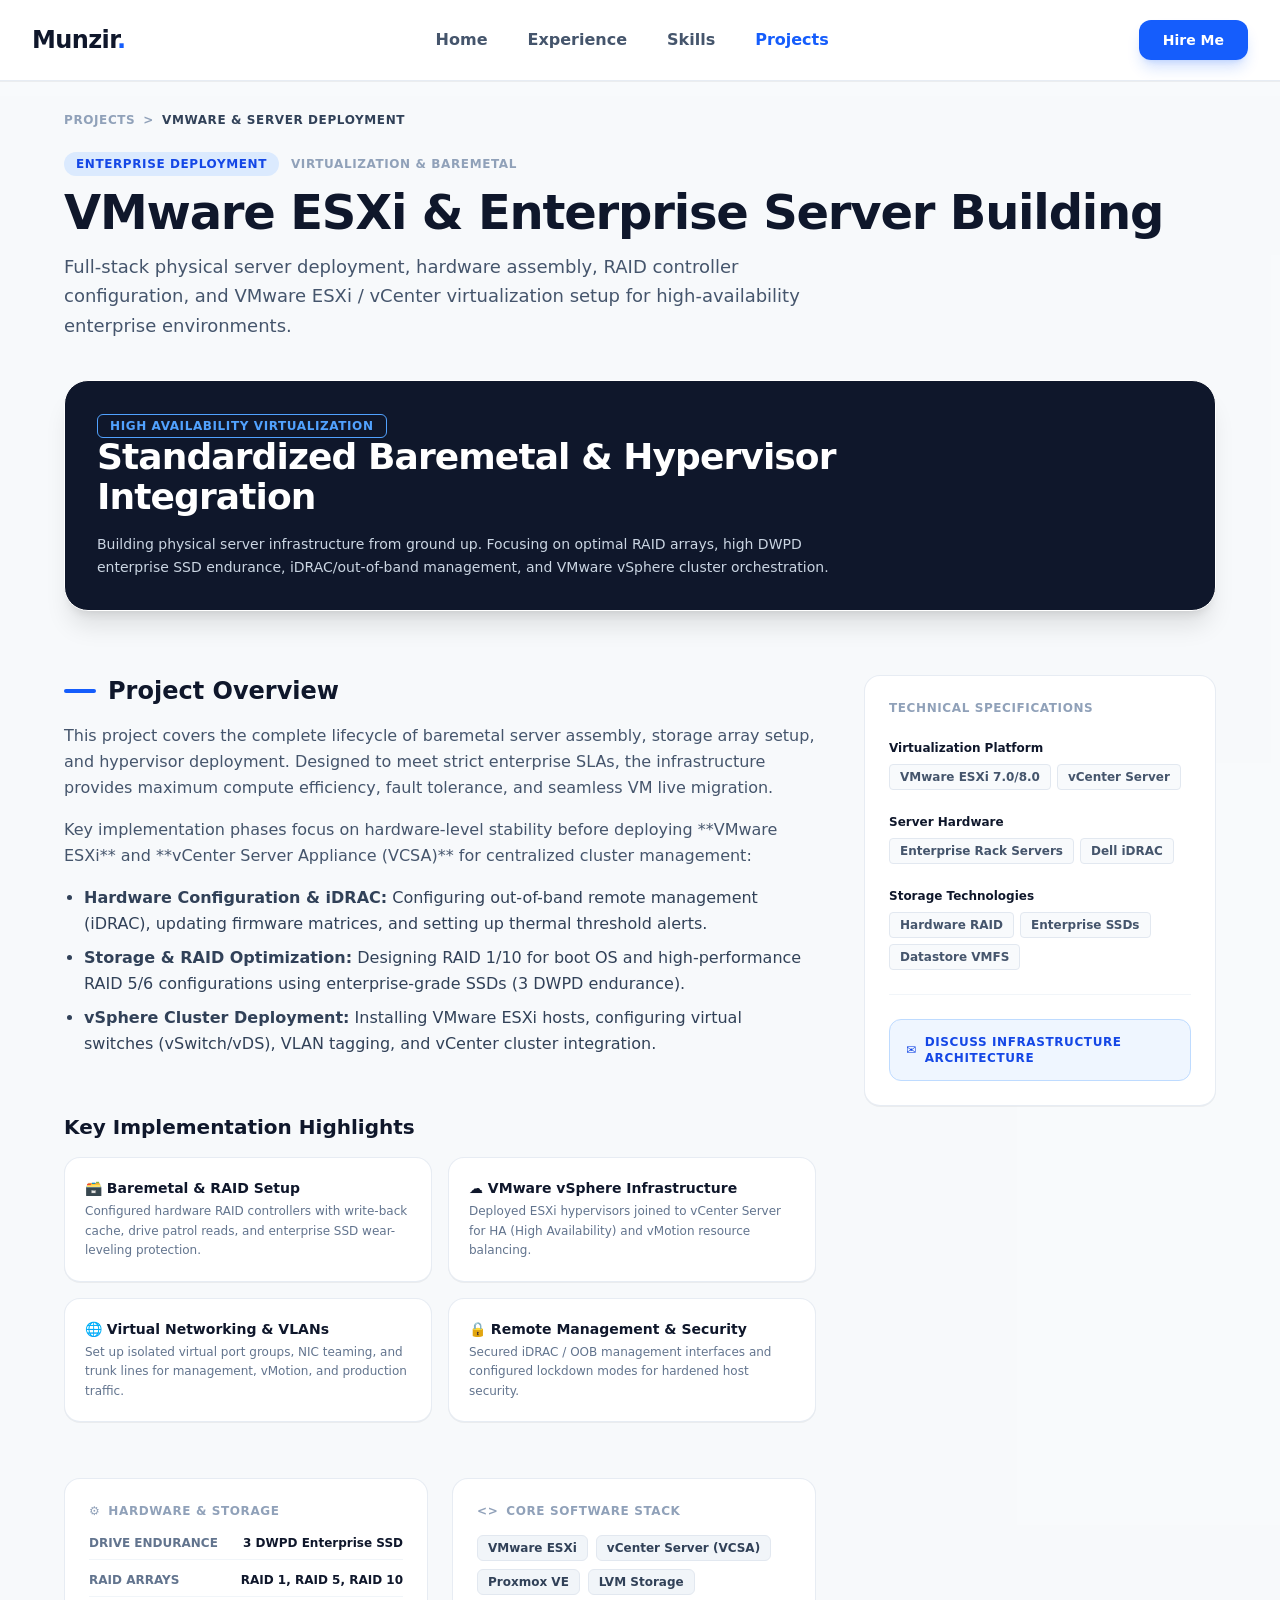
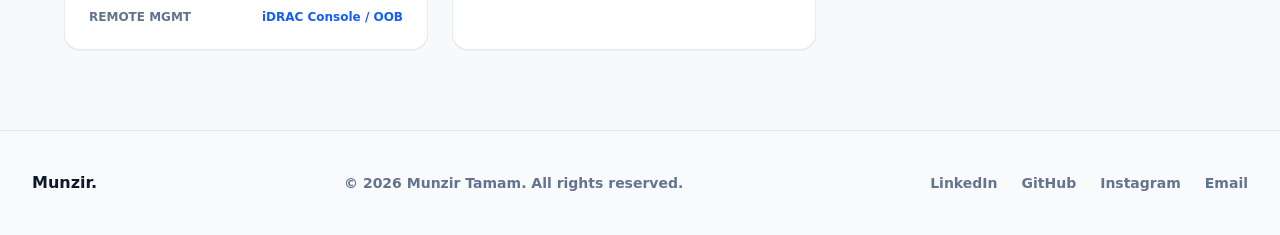
<file: projects/vmwarebuilding.html>
<!DOCTYPE html>
<html lang="en">
<head>
    <meta charset="UTF-8">
    <meta name="viewport" content="width=device-width, initial-scale=1.0">
    <title>VMware & Enterprise Server Deployment - Munzir Tamam</title>
    <link rel="stylesheet" href="../css/app.css">
    <link rel="stylesheet" href="../css/custom.css">
</head>
<body class="bg-slate-50 text-slate-800 antialiased font-sans">

    <header id="main-header" class="fixed top-0 inset-x-0 z-50 transition-all duration-300 bg-white/90 backdrop-blur-md border-b border-slate-200/80 shadow-2xs">

        <nav class="max-w-7xl mx-auto px-4 sm:px-8 flex items-center justify-between h-20 transition-all duration-300" id="main-nav" aria-label="Main Navigation">

            <a href="../index.html" class="text-2xl font-bold tracking-tight text-slate-900">
                Munzir<span class="text-blue-600">.</span>
            </a>

            <ul class="hidden md:flex items-center space-x-10 text-base font-bold text-slate-600">
                <li><a href="../index.html" class="hover:text-slate-900 transition-colors">Home</a></li>
                <li><a href="../experience.html" class="hover:text-slate-900 transition-colors">Experience</a></li>
                <li><a href="../skills.html" class="hover:text-slate-900 transition-colors">Skills</a></li>
                <li><a href="../projects.html" class="text-blue-600">Projects</a></li>
            </ul>

            <div class="hidden md:block">
                <a href="../contact.html" class="px-6 py-3 rounded-xl text-sm font-bold bg-blue-600 hover:bg-blue-500 text-white shadow-lg shadow-blue-600/20 transition-all">
                    Hire Me
                </a>
            </div>

            <button id="menu-toggle" class="md:hidden p-2 rounded-xl border border-slate-200 bg-slate-50 text-slate-700 font-bold cursor-pointer">
                &#9776;
            </button>

        </nav>

        <menu id="mobile-menu" class="hidden max-w-7xl mx-auto px-4 sm:px-8 pb-6 flex flex-col space-y-4 text-base font-bold text-slate-700 border-t border-slate-100 pt-4 md:hidden">
            <li><a href="../index.html">Home</a></li>
            <li><a href="../experience.html">Experience</a></li>
            <li><a href="../skills.html">Skills</a></li>
            <li><a href="../projects.html" class="text-blue-600">Projects</a></li>
            <li class="pt-2">
                <a href="../contact.html" class="block text-center w-full py-3 rounded-xl bg-blue-600 text-white">Hire Me</a>
            </li>
        </menu>

    </header>

    <main class="pt-24 min-h-[calc(100vh-10rem)]">
    <div class="bg-slate-50/50 min-h-screen pb-20 px-4 sm:px-8">
        <article class="max-w-6xl mx-auto">

            <!-- Breadcrumb Navigation -->
            <nav aria-label="Breadcrumb" class="flex items-center gap-2 text-xs font-semibold text-slate-400 mb-6 uppercase tracking-wider pt-4">
                <a href="../projects.html" class="hover:text-blue-600 transition-colors">Projects</a>
                <span aria-hidden="true">&gt;</span>
                <span class="text-slate-700">VMware &amp; Server Deployment</span>
            </nav>

            <!-- Main Header -->
            <header class="mb-10">
                <p class="flex items-center gap-3 mb-3">
                    <span class="px-3 py-1 bg-blue-100 text-blue-700 font-bold text-xs rounded-full uppercase tracking-wider">ENTERPRISE DEPLOYMENT</span>
                    <span class="text-xs font-bold text-slate-400 uppercase tracking-wider">Virtualization &amp; Baremetal</span>
                </p>
                <h1 class="text-3xl sm:text-5xl font-extrabold text-slate-900 tracking-tight">
                    VMware ESXi &amp; Enterprise Server Building
                </h1>
                <p class="mt-4 text-slate-600 text-lg leading-relaxed max-w-3xl">
                    Full-stack physical server deployment, hardware assembly, RAID controller configuration, and VMware ESXi / vCenter virtualization setup for high-availability enterprise environments.
                </p>
            </header>

            <!-- Feature Showcase Card -->
            <section class="relative mb-16 rounded-3xl overflow-hidden bg-slate-900 border border-slate-800 p-8 sm:p-12 text-white shadow-xl">
                <div class="max-w-3xl space-y-4">
                    <span class="px-3 py-1 bg-blue-600/30 text-blue-400 border border-blue-500/30 font-bold text-xs rounded-md uppercase tracking-wider">High Availability Virtualization</span>
                    <h2 class="text-2xl sm:text-4xl font-extrabold tracking-tight">Standardized Baremetal &amp; Hypervisor Integration</h2>
                    <p class="text-slate-300 text-sm sm:text-base leading-relaxed">
                        Building physical server infrastructure from ground up. Focusing on optimal RAID arrays, high DWPD enterprise SSD endurance, iDRAC/out-of-band management, and VMware vSphere cluster orchestration.
                    </p>
                </div>
            </section>

            <!-- Content Details Grid -->
            <section class="grid grid-cols-1 lg:grid-cols-3 gap-12 items-start">

                <!-- Main Details Area -->
                <section class="lg:col-span-2 space-y-10">

                    <!-- Project Overview -->
                    <article class="space-y-4">
                        <h2 class="text-2xl font-bold text-slate-900 flex items-center gap-3">
                            <span class="w-8 h-1 bg-blue-600 rounded-full inline-block" aria-hidden="true"></span>
                            Project Overview
                        </h2>
                        <section class="prose prose-slate max-w-none text-slate-600 leading-relaxed text-base space-y-4">
                            <p>
                                This project covers the complete lifecycle of baremetal server assembly, storage array setup, and hypervisor deployment. Designed to meet strict enterprise SLAs, the infrastructure provides maximum compute efficiency, fault tolerance, and seamless VM live migration.
                            </p>
                            <p>
                                Key implementation phases focus on hardware-level stability before deploying **VMware ESXi** and **vCenter Server Appliance (VCSA)** for centralized cluster management:
                            </p>
                            <ul class="list-disc pl-5 space-y-2 font-medium text-slate-700">
                                <li><strong>Hardware Configuration &amp; iDRAC:</strong> Configuring out-of-band remote management (iDRAC), updating firmware matrices, and setting up thermal threshold alerts.</li>
                                <li><strong>Storage &amp; RAID Optimization:</strong> Designing RAID 1/10 for boot OS and high-performance RAID 5/6 configurations using enterprise-grade SSDs (3 DWPD endurance).</li>
                                <li><strong>vSphere Cluster Deployment:</strong> Installing VMware ESXi hosts, configuring virtual switches (vSwitch/vDS), VLAN tagging, and vCenter cluster integration.</li>
                            </ul>
                        </section>
                    </article>

                    <!-- Key Implementation Highlights -->
                    <article class="space-y-4 pt-4">
                        <h3 class="text-xl font-bold text-slate-900">Key Implementation Highlights</h3>
                        <ul class="grid grid-cols-1 sm:grid-cols-2 gap-4 list-none p-0">
                            <li class="p-5 bg-white rounded-2xl border border-slate-200/80 shadow-2xs">
                                <h4 class="font-bold text-slate-900 text-sm mb-1">&#128451;&#65039; Baremetal &amp; RAID Setup</h4>
                                <p class="text-xs text-slate-500 leading-relaxed">Configured hardware RAID controllers with write-back cache, drive patrol reads, and enterprise SSD wear-leveling protection.</p>
                            </li>
                            <li class="p-5 bg-white rounded-2xl border border-slate-200/80 shadow-2xs">
                                <h4 class="font-bold text-slate-900 text-sm mb-1">&#9729;&#65039; VMware vSphere Infrastructure</h4>
                                <p class="text-xs text-slate-500 leading-relaxed">Deployed ESXi hypervisors joined to vCenter Server for HA (High Availability) and vMotion resource balancing.</p>
                            </li>
                            <li class="p-5 bg-white rounded-2xl border border-slate-200/80 shadow-2xs">
                                <h4 class="font-bold text-slate-900 text-sm mb-1">&#127760; Virtual Networking &amp; VLANs</h4>
                                <p class="text-xs text-slate-500 leading-relaxed">Set up isolated virtual port groups, NIC teaming, and trunk lines for management, vMotion, and production traffic.</p>
                            </li>
                            <li class="p-5 bg-white rounded-2xl border border-slate-200/80 shadow-2xs">
                                <h4 class="font-bold text-slate-900 text-sm mb-1">&#128274; Remote Management &amp; Security</h4>
                                <p class="text-xs text-slate-500 leading-relaxed">Secured iDRAC / OOB management interfaces and configured lockdown modes for hardened host security.</p>
                            </li>
                        </ul>
                    </article>

                    <!-- Environment Cards -->
                    <section class="grid grid-cols-1 sm:grid-cols-2 gap-6 pt-4">
                        <article class="bg-white p-6 rounded-2xl border border-slate-200/80 shadow-2xs">
                            <h3 class="text-xs font-bold text-slate-400 uppercase tracking-wider flex items-center gap-2 mb-4">
                                <span aria-hidden="true">&#9881;&#65039;</span> Hardware &amp; Storage
                            </h3>
                            <dl class="space-y-3 text-xs font-bold">
                                <div class="flex justify-between border-b border-slate-100 pb-2">
                                    <dt class="text-slate-500">DRIVE ENDURANCE</dt>
                                    <dd class="text-slate-900 font-extrabold">3 DWPD Enterprise SSD</dd>
                                </div>
                                <div class="flex justify-between border-b border-slate-100 pb-2">
                                    <dt class="text-slate-500">RAID ARRAYS</dt>
                                    <dd class="text-slate-900 font-extrabold">RAID 1, RAID 5, RAID 10</dd>
                                </div>
                                <div class="flex justify-between">
                                    <dt class="text-slate-500">REMOTE MGMT</dt>
                                    <dd class="text-blue-600 font-extrabold">iDRAC Console / OOB</dd>
                                </div>
                            </dl>
                        </article>

                        <article class="bg-white p-6 rounded-2xl border border-slate-200/80 shadow-2xs">
                            <h3 class="text-xs font-bold text-slate-400 uppercase tracking-wider flex items-center gap-2 mb-4">
                                <span aria-hidden="true">&lt;&gt;</span> Core Software Stack
                            </h3>
                            <ul class="flex flex-wrap gap-2 list-none p-0">
                                <li class="px-2.5 py-1 bg-slate-100 border border-slate-200 text-slate-700 rounded-md text-xs font-bold">VMware ESXi</li>
                                <li class="px-2.5 py-1 bg-slate-100 border border-slate-200 text-slate-700 rounded-md text-xs font-bold">vCenter Server (VCSA)</li>
                                <li class="px-2.5 py-1 bg-slate-100 border border-slate-200 text-slate-700 rounded-md text-xs font-bold">Proxmox VE</li>
                                <li class="px-2.5 py-1 bg-slate-100 border border-slate-200 text-slate-700 rounded-md text-xs font-bold">LVM Storage</li>
                            </ul>
                        </article>
                    </section>

                </section>

                <!-- Right Sidebar: Technical Specifications -->
                <aside class="bg-white p-6 rounded-2xl border border-slate-200/80 shadow-2xs space-y-6 lg:sticky lg:top-28">
                    <h3 class="text-xs font-bold text-slate-400 uppercase tracking-wider">
                        Technical Specifications
                    </h3>

                    <section class="space-y-2">
                        <h4 class="text-xs font-bold text-slate-900">Virtualization Platform</h4>
                        <ul class="flex flex-wrap gap-1.5 list-none p-0">
                            <li class="px-2.5 py-1 bg-slate-50 border border-slate-200 text-slate-600 text-xs font-semibold rounded">VMware ESXi 7.0/8.0</li>
                            <li class="px-2.5 py-1 bg-slate-50 border border-slate-200 text-slate-600 text-xs font-semibold rounded">vCenter Server</li>
                        </ul>
                    </section>

                    <section class="space-y-2">
                        <h4 class="text-xs font-bold text-slate-900">Server Hardware</h4>
                        <ul class="flex flex-wrap gap-1.5 list-none p-0">
                            <li class="px-2.5 py-1 bg-slate-50 border border-slate-200 text-slate-600 text-xs font-semibold rounded">Enterprise Rack Servers</li>
                            <li class="px-2.5 py-1 bg-slate-50 border border-slate-200 text-slate-600 text-xs font-semibold rounded">Dell iDRAC</li>
                        </ul>
                    </section>

                    <section class="space-y-2">
                        <h4 class="text-xs font-bold text-slate-900">Storage Technologies</h4>
                        <ul class="flex flex-wrap gap-1.5 list-none p-0">
                            <li class="px-2.5 py-1 bg-slate-50 border border-slate-200 text-slate-600 text-xs font-semibold rounded">Hardware RAID</li>
                            <li class="px-2.5 py-1 bg-slate-50 border border-slate-200 text-slate-600 text-xs font-semibold rounded">Enterprise SSDs</li>
                            <li class="px-2.5 py-1 bg-slate-50 border border-slate-200 text-slate-600 text-xs font-semibold rounded">Datastore VMFS</li>
                        </ul>
                    </section>

                    <hr class="border-slate-100">

                    <a href="mailto:munzirt07@gmail.com" class="w-full py-3.5 px-4 rounded-xl border border-blue-200 bg-blue-50 hover:bg-blue-100 text-blue-700 font-bold text-xs uppercase tracking-wider flex items-center justify-center gap-2 transition-colors">
                        <span aria-hidden="true">&#9993;&#65039;</span> Discuss Infrastructure Architecture
                    </a>
                </aside>

            </section>

        </article>
    </div>
    </main>

    <footer class="border-t border-slate-200 bg-slate-50 py-10 text-sm text-slate-500 font-semibold">
        <div class="max-w-7xl mx-auto px-4 sm:px-8 flex flex-col sm:flex-row items-center justify-between gap-4">
            <span class="text-base font-bold text-slate-900">Munzir.</span>
            <p>&copy; 2026 Munzir Tamam. All rights reserved.</p>
            <div class="flex gap-6">
                <a href="https://www.linkedin.com/in/munzirtamam" target="_blank" rel="noopener noreferrer" class="hover:text-slate-900 transition-colors">LinkedIn</a>
                <a href="https://github.com/MunzirT" target="_blank" rel="noopener noreferrer" class="hover:text-slate-900 transition-colors">GitHub</a>
                <a href="https://www.instagram.com/hipopotamam" target="_blank" rel="noopener noreferrer" class="hover:text-slate-900 transition-colors">Instagram</a>
                <a href="mailto:munzirt07@gmail.com" class="hover:text-slate-900 transition-colors">Email</a>
            </div>
        </div>
    </footer>

    <script src="../js/main.js" defer></script>
</body>
</html>
</file>
<file: css/app.css>
@layer properties{@supports (((-webkit-hyphens:none)) and (not (margin-trim:inline))) or ((-moz-orient:inline) and (not (color:rgb(from red r g b)))){*,:before,:after,::backdrop{--tw-translate-x:0;--tw-translate-y:0;--tw-translate-z:0;--tw-scale-x:1;--tw-scale-y:1;--tw-scale-z:1;--tw-rotate-x:initial;--tw-rotate-y:initial;--tw-rotate-z:initial;--tw-skew-x:initial;--tw-skew-y:initial;--tw-space-y-reverse:0;--tw-space-x-reverse:0;--tw-border-style:solid;--tw-gradient-position:initial;--tw-gradient-from:#0000;--tw-gradient-via:#0000;--tw-gradient-to:#0000;--tw-gradient-stops:initial;--tw-gradient-via-stops:initial;--tw-gradient-from-position:0%;--tw-gradient-via-position:50%;--tw-gradient-to-position:100%;--tw-leading:initial;--tw-font-weight:initial;--tw-tracking:initial;--tw-ordinal:initial;--tw-slashed-zero:initial;--tw-numeric-figure:initial;--tw-numeric-spacing:initial;--tw-numeric-fraction:initial;--tw-shadow:0 0 #0000;--tw-shadow-color:initial;--tw-shadow-alpha:100%;--tw-inset-shadow:0 0 #0000;--tw-inset-shadow-color:initial;--tw-inset-shadow-alpha:100%;--tw-ring-color:initial;--tw-ring-shadow:0 0 #0000;--tw-inset-ring-color:initial;--tw-inset-ring-shadow:0 0 #0000;--tw-ring-inset:initial;--tw-ring-offset-width:0px;--tw-ring-offset-color:#fff;--tw-ring-offset-shadow:0 0 #0000;--tw-backdrop-blur:initial;--tw-backdrop-brightness:initial;--tw-backdrop-contrast:initial;--tw-backdrop-grayscale:initial;--tw-backdrop-hue-rotate:initial;--tw-backdrop-invert:initial;--tw-backdrop-opacity:initial;--tw-backdrop-saturate:initial;--tw-backdrop-sepia:initial;--tw-duration:initial;--tw-ease:initial}}}@layer theme{:root,:host{--font-sans:ui-sans-serif, system-ui, sans-serif, "Apple Color Emoji", "Segoe UI Emoji", "Segoe UI Symbol", "Noto Color Emoji";--font-mono:ui-monospace, SFMono-Regular, Menlo, Monaco, Consolas, "Liberation Mono", "Courier New", monospace;--color-orange-600:oklch(64.6% .222 41.116);--color-emerald-50:oklch(97.9% .021 166.113);--color-emerald-100:oklch(95% .052 163.051);--color-emerald-200:oklch(90.5% .093 164.15);--color-emerald-500:oklch(69.6% .17 162.48);--color-emerald-600:oklch(59.6% .145 163.225);--color-emerald-700:oklch(50.8% .118 165.612);--color-cyan-100:oklch(95.6% .045 203.388);--color-cyan-500:oklch(71.5% .143 215.221);--color-cyan-700:oklch(52% .105 223.128);--color-blue-50:oklch(97% .014 254.604);--color-blue-100:oklch(93.2% .032 255.585);--color-blue-200:oklch(88.2% .059 254.128);--color-blue-400:oklch(70.7% .165 254.624);--color-blue-500:oklch(62.3% .214 259.815);--color-blue-600:oklch(54.6% .245 262.881);--color-blue-700:oklch(48.8% .243 264.376);--color-blue-800:oklch(42.4% .199 265.638);--color-blue-900:oklch(37.9% .146 265.522);--color-slate-50:oklch(98.4% .003 247.858);--color-slate-100:oklch(96.8% .007 247.896);--color-slate-200:oklch(92.9% .013 255.508);--color-slate-300:oklch(86.9% .022 252.894);--color-slate-400:oklch(70.4% .04 256.788);--color-slate-500:oklch(55.4% .046 257.417);--color-slate-600:oklch(44.6% .043 257.281);--color-slate-700:oklch(37.2% .044 257.287);--color-slate-800:oklch(27.9% .041 260.031);--color-slate-900:oklch(20.8% .042 265.755);--color-slate-950:oklch(12.9% .042 264.695);--color-white:#fff;--spacing:.25rem;--container-xs:20rem;--container-xl:36rem;--container-2xl:42rem;--container-3xl:48rem;--container-4xl:56rem;--container-5xl:64rem;--container-6xl:72rem;--container-7xl:80rem;--text-xs:.75rem;--text-xs--line-height:calc(1 / .75);--text-sm:.875rem;--text-sm--line-height:calc(1.25 / .875);--text-base:1rem;--text-base--line-height: 1.5 ;--text-lg:1.125rem;--text-lg--line-height:calc(1.75 / 1.125);--text-xl:1.25rem;--text-xl--line-height:calc(1.75 / 1.25);--text-2xl:1.5rem;--text-2xl--line-height:calc(2 / 1.5);--text-3xl:1.875rem;--text-3xl--line-height: 1.2 ;--text-4xl:2.25rem;--text-4xl--line-height:calc(2.5 / 2.25);--text-5xl:3rem;--text-5xl--line-height:1;--text-6xl:3.75rem;--text-6xl--line-height:1;--font-weight-medium:500;--font-weight-semibold:600;--font-weight-bold:700;--font-weight-extrabold:800;--font-weight-black:900;--tracking-tight:-.025em;--tracking-wide:.025em;--tracking-wider:.05em;--leading-tight:1.25;--leading-relaxed:1.625;--radius-md:.375rem;--radius-lg:.5rem;--radius-xl:.75rem;--radius-2xl:1rem;--radius-3xl:1.5rem;--ease-in:cubic-bezier(.4, 0, 1, 1);--ease-out:cubic-bezier(0, 0, .2, 1);--animate-pulse:pulse 2s cubic-bezier(.4, 0, .6, 1) infinite;--blur-xs:4px;--blur-md:12px;--aspect-video:16 / 9;--default-transition-duration:.15s;--default-transition-timing-function:cubic-bezier(.4, 0, .2, 1);--default-font-family:var(--font-sans);--default-mono-font-family:var(--font-mono)}}@layer base{*,:after,:before,::backdrop{box-sizing:border-box;border:0 solid;margin:0;padding:0}::file-selector-button{box-sizing:border-box;border:0 solid;margin:0;padding:0}html,:host{-webkit-text-size-adjust:100%;tab-size:4;line-height:1.5;font-family:var(--default-font-family,ui-sans-serif, system-ui, sans-serif, "Apple Color Emoji", "Segoe UI Emoji", "Segoe UI Symbol", "Noto Color Emoji");font-feature-settings:var(--default-font-feature-settings,normal);font-variation-settings:var(--default-font-variation-settings,normal);-webkit-tap-highlight-color:transparent}hr{height:0;color:inherit;border-top-width:1px}abbr:where([title]){-webkit-text-decoration:underline dotted;text-decoration:underline dotted}h1,h2,h3,h4,h5,h6{font-size:inherit;font-weight:inherit}a{color:inherit;-webkit-text-decoration:inherit;text-decoration:inherit}b,strong{font-weight:bolder}code,kbd,samp,pre{font-family:var(--default-mono-font-family,ui-monospace, SFMono-Regular, Menlo, Monaco, Consolas, "Liberation Mono", "Courier New", monospace);font-feature-settings:var(--default-mono-font-feature-settings,normal);font-variation-settings:var(--default-mono-font-variation-settings,normal);font-size:1em}small{font-size:80%}sub,sup{vertical-align:baseline;font-size:75%;line-height:0;position:relative}sub{bottom:-.25em}sup{top:-.5em}table{text-indent:0;border-color:inherit;border-collapse:collapse}:-moz-focusring{outline:auto}progress{vertical-align:baseline}summary{display:list-item}ol,ul,menu{list-style:none}img,svg,video,canvas,audio,iframe,embed,object{vertical-align:middle;display:block}img,video{max-width:100%;height:auto}button,input,select,optgroup,textarea{font:inherit;font-feature-settings:inherit;font-variation-settings:inherit;letter-spacing:inherit;color:inherit;opacity:1;background-color:#0000;border-radius:0}::file-selector-button{font:inherit;font-feature-settings:inherit;font-variation-settings:inherit;letter-spacing:inherit;color:inherit;opacity:1;background-color:#0000;border-radius:0}:where(select:is([multiple],[size])) optgroup{font-weight:bolder}:where(select:is([multiple],[size])) optgroup option{padding-inline-start:20px}::file-selector-button{margin-inline-end:4px}::placeholder{opacity:1}@supports (not ((-webkit-appearance:-apple-pay-button))) or (contain-intrinsic-size:1px){::placeholder{color:currentColor}@supports (color:color-mix(in lab,red,red)){::placeholder{color:color-mix(in oklab,currentcolor 50%,transparent)}}}textarea{resize:vertical}::-webkit-search-decoration{-webkit-appearance:none}::-webkit-date-and-time-value{min-height:1lh;text-align:inherit}::-webkit-datetime-edit{display:inline-flex}::-webkit-datetime-edit-fields-wrapper{padding:0}::-webkit-datetime-edit{padding-block:0}::-webkit-datetime-edit-year-field{padding-block:0}::-webkit-datetime-edit-month-field{padding-block:0}::-webkit-datetime-edit-day-field{padding-block:0}::-webkit-datetime-edit-hour-field{padding-block:0}::-webkit-datetime-edit-minute-field{padding-block:0}::-webkit-datetime-edit-second-field{padding-block:0}::-webkit-datetime-edit-millisecond-field{padding-block:0}::-webkit-datetime-edit-meridiem-field{padding-block:0}::-webkit-calendar-picker-indicator{line-height:1}:-moz-ui-invalid{box-shadow:none}button,input:where([type=button],[type=reset],[type=submit]){appearance:button}::file-selector-button{appearance:button}::-webkit-inner-spin-button{height:auto}::-webkit-outer-spin-button{height:auto}[hidden]:where(:not([hidden=until-found])){display:none!important}}@layer components;@layer utilities{.absolute{position:absolute}.fixed{position:fixed}.relative{position:relative}.static{position:static}.inset-0{inset:0}.inset-x-0{inset-inline:0}.-top-24{top:calc(var(--spacing) * -24)}.top-0{top:0}.top-1\/2{top:50%}.top-4{top:calc(var(--spacing) * 4)}.right-4{right:calc(var(--spacing) * 4)}.right-6{right:calc(var(--spacing) * 6)}.bottom-0{bottom:0}.left-1\/2{left:50%}.left-4{left:calc(var(--spacing) * 4)}.z-10{z-index:10}.z-20{z-index:20}.z-50{z-index:50}.container{width:100%}@media(min-width:40rem){.container{max-width:40rem}}@media(min-width:48rem){.container{max-width:48rem}}@media(min-width:64rem){.container{max-width:64rem}}@media(min-width:80rem){.container{max-width:80rem}}@media(min-width:96rem){.container{max-width:96rem}}.m-0{margin:0}.mx-auto{margin-inline:auto}.my-4{margin-block:calc(var(--spacing) * 4)}.my-5{margin-block:calc(var(--spacing) * 5)}.mt-0\.5{margin-top:calc(var(--spacing) * .5)}.mt-1{margin-top:var(--spacing)}.mt-1\.5{margin-top:calc(var(--spacing) * 1.5)}.mt-2{margin-top:calc(var(--spacing) * 2)}.mt-3{margin-top:calc(var(--spacing) * 3)}.mt-4{margin-top:calc(var(--spacing) * 4)}.mt-6{margin-top:calc(var(--spacing) * 6)}.mt-8{margin-top:calc(var(--spacing) * 8)}.mt-10{margin-top:calc(var(--spacing) * 10)}.mt-12{margin-top:calc(var(--spacing) * 12)}.mb-1{margin-bottom:var(--spacing)}.mb-3{margin-bottom:calc(var(--spacing) * 3)}.mb-4{margin-bottom:calc(var(--spacing) * 4)}.mb-6{margin-bottom:calc(var(--spacing) * 6)}.mb-8{margin-bottom:calc(var(--spacing) * 8)}.mb-10{margin-bottom:calc(var(--spacing) * 10)}.mb-12{margin-bottom:calc(var(--spacing) * 12)}.mb-16{margin-bottom:calc(var(--spacing) * 16)}.block{display:block}.contents{display:contents}.flex{display:flex}.grid{display:grid}.hidden{display:none}.inline-block{display:inline-block}.inline-flex{display:inline-flex}.table{display:table}.aspect-video{aspect-ratio:var(--aspect-video)}.h-1{height:var(--spacing)}.h-2{height:calc(var(--spacing) * 2)}.h-2\.5{height:calc(var(--spacing) * 2.5)}.h-3{height:calc(var(--spacing) * 3)}.h-10{height:calc(var(--spacing) * 10)}.h-11{height:calc(var(--spacing) * 11)}.h-12{height:calc(var(--spacing) * 12)}.h-16{height:calc(var(--spacing) * 16)}.h-20{height:calc(var(--spacing) * 20)}.h-48{height:calc(var(--spacing) * 48)}.h-64{height:calc(var(--spacing) * 64)}.h-72{height:calc(var(--spacing) * 72)}.h-\[400px\]{height:400px}.h-full{height:100%}.min-h-\[300px\]{min-height:300px}.min-h-\[340px\]{min-height:340px}.min-h-\[calc\(100vh-10rem\)\]{min-height:calc(100vh - 10rem)}.min-h-screen{min-height:100vh}.w-0\.5{width:calc(var(--spacing) * .5)}.w-2{width:calc(var(--spacing) * 2)}.w-2\.5{width:calc(var(--spacing) * 2.5)}.w-3{width:calc(var(--spacing) * 3)}.w-6{width:calc(var(--spacing) * 6)}.w-8{width:calc(var(--spacing) * 8)}.w-10{width:calc(var(--spacing) * 10)}.w-11{width:calc(var(--spacing) * 11)}.w-12{width:calc(var(--spacing) * 12)}.w-16{width:calc(var(--spacing) * 16)}.w-full{width:100%}.max-w-2xl{max-width:var(--container-2xl)}.max-w-3xl{max-width:var(--container-3xl)}.max-w-4xl{max-width:var(--container-4xl)}.max-w-5xl{max-width:var(--container-5xl)}.max-w-6xl{max-width:var(--container-6xl)}.max-w-7xl{max-width:var(--container-7xl)}.max-w-none{max-width:none}.max-w-xl{max-width:var(--container-xl)}.max-w-xs{max-width:var(--container-xs)}.-translate-x-1\/2{--tw-translate-x: -50% ;translate:var(--tw-translate-x) var(--tw-translate-y)}.-translate-y-1\/2{--tw-translate-y: -50% ;translate:var(--tw-translate-x) var(--tw-translate-y)}.scale-98{--tw-scale-x:98%;--tw-scale-y:98%;--tw-scale-z:98%;scale:var(--tw-scale-x) var(--tw-scale-y)}.scale-100{--tw-scale-x:100%;--tw-scale-y:100%;--tw-scale-z:100%;scale:var(--tw-scale-x) var(--tw-scale-y)}.transform{transform:var(--tw-rotate-x,) var(--tw-rotate-y,) var(--tw-rotate-z,) var(--tw-skew-x,) var(--tw-skew-y,)}.animate-pulse{animation:var(--animate-pulse)}.cursor-pointer{cursor:pointer}.resize-none{resize:none}.list-disc{list-style-type:disc}.list-none{list-style-type:none}.grid-cols-1{grid-template-columns:repeat(1,minmax(0,1fr))}.grid-cols-2{grid-template-columns:repeat(2,minmax(0,1fr))}.flex-col{flex-direction:column}.flex-wrap{flex-wrap:wrap}.items-center{align-items:center}.items-end{align-items:flex-end}.items-start{align-items:flex-start}.justify-between{justify-content:space-between}.justify-center{justify-content:center}.gap-1{gap:var(--spacing)}.gap-1\.5{gap:calc(var(--spacing) * 1.5)}.gap-2{gap:calc(var(--spacing) * 2)}.gap-2\.5{gap:calc(var(--spacing) * 2.5)}.gap-3{gap:calc(var(--spacing) * 3)}.gap-4{gap:calc(var(--spacing) * 4)}.gap-6{gap:calc(var(--spacing) * 6)}.gap-8{gap:calc(var(--spacing) * 8)}.gap-10{gap:calc(var(--spacing) * 10)}.gap-12{gap:calc(var(--spacing) * 12)}.gap-16{gap:calc(var(--spacing) * 16)}:where(.space-y-1\.5>:not(:last-child)){--tw-space-y-reverse:0;margin-block-start:calc(calc(var(--spacing) * 1.5) * var(--tw-space-y-reverse));margin-block-end:calc(calc(var(--spacing) * 1.5) * calc(1 - var(--tw-space-y-reverse)))}:where(.space-y-2>:not(:last-child)){--tw-space-y-reverse:0;margin-block-start:calc(calc(var(--spacing) * 2) * var(--tw-space-y-reverse));margin-block-end:calc(calc(var(--spacing) * 2) * calc(1 - var(--tw-space-y-reverse)))}:where(.space-y-2\.5>:not(:last-child)){--tw-space-y-reverse:0;margin-block-start:calc(calc(var(--spacing) * 2.5) * var(--tw-space-y-reverse));margin-block-end:calc(calc(var(--spacing) * 2.5) * calc(1 - var(--tw-space-y-reverse)))}:where(.space-y-3>:not(:last-child)){--tw-space-y-reverse:0;margin-block-start:calc(calc(var(--spacing) * 3) * var(--tw-space-y-reverse));margin-block-end:calc(calc(var(--spacing) * 3) * calc(1 - var(--tw-space-y-reverse)))}:where(.space-y-4>:not(:last-child)){--tw-space-y-reverse:0;margin-block-start:calc(calc(var(--spacing) * 4) * var(--tw-space-y-reverse));margin-block-end:calc(calc(var(--spacing) * 4) * calc(1 - var(--tw-space-y-reverse)))}:where(.space-y-5>:not(:last-child)){--tw-space-y-reverse:0;margin-block-start:calc(calc(var(--spacing) * 5) * var(--tw-space-y-reverse));margin-block-end:calc(calc(var(--spacing) * 5) * calc(1 - var(--tw-space-y-reverse)))}:where(.space-y-6>:not(:last-child)){--tw-space-y-reverse:0;margin-block-start:calc(calc(var(--spacing) * 6) * var(--tw-space-y-reverse));margin-block-end:calc(calc(var(--spacing) * 6) * calc(1 - var(--tw-space-y-reverse)))}:where(.space-y-8>:not(:last-child)){--tw-space-y-reverse:0;margin-block-start:calc(calc(var(--spacing) * 8) * var(--tw-space-y-reverse));margin-block-end:calc(calc(var(--spacing) * 8) * calc(1 - var(--tw-space-y-reverse)))}:where(.space-y-10>:not(:last-child)){--tw-space-y-reverse:0;margin-block-start:calc(calc(var(--spacing) * 10) * var(--tw-space-y-reverse));margin-block-end:calc(calc(var(--spacing) * 10) * calc(1 - var(--tw-space-y-reverse)))}:where(.space-y-20>:not(:last-child)){--tw-space-y-reverse:0;margin-block-start:calc(calc(var(--spacing) * 20) * var(--tw-space-y-reverse));margin-block-end:calc(calc(var(--spacing) * 20) * calc(1 - var(--tw-space-y-reverse)))}.gap-x-16{column-gap:calc(var(--spacing) * 16)}:where(.space-x-10>:not(:last-child)){--tw-space-x-reverse:0;margin-inline-start:calc(calc(var(--spacing) * 10) * var(--tw-space-x-reverse));margin-inline-end:calc(calc(var(--spacing) * 10) * calc(1 - var(--tw-space-x-reverse)))}.gap-y-6{row-gap:calc(var(--spacing) * 6)}.overflow-hidden{overflow:hidden}.rounded{border-radius:.25rem}.rounded-2xl{border-radius:var(--radius-2xl)}.rounded-3xl{border-radius:var(--radius-3xl)}.rounded-full{border-radius:3.40282e38px}.rounded-lg{border-radius:var(--radius-lg)}.rounded-md{border-radius:var(--radius-md)}.rounded-xl{border-radius:var(--radius-xl)}.border{border-style:var(--tw-border-style);border-width:1px}.border-t{border-top-style:var(--tw-border-style);border-top-width:1px}.border-b{border-bottom-style:var(--tw-border-style);border-bottom-width:1px}.border-blue-100{border-color:var(--color-blue-100)}.border-blue-200{border-color:var(--color-blue-200)}.border-blue-800{border-color:var(--color-blue-800)}.border-slate-50{border-color:var(--color-slate-50)}.border-slate-100{border-color:var(--color-slate-100)}.border-slate-200{border-color:var(--color-slate-200)}.border-slate-200\/40{border-color:#e2e8f066}@supports (color:color-mix(in lab,red,red)){.border-slate-200\/40{border-color:color-mix(in oklab,var(--color-slate-200) 40%,transparent)}}.border-slate-200\/60{border-color:#e2e8f099}@supports (color:color-mix(in lab,red,red)){.border-slate-200\/60{border-color:color-mix(in oklab,var(--color-slate-200) 60%,transparent)}}.border-slate-200\/80{border-color:#e2e8f0cc}@supports (color:color-mix(in lab,red,red)){.border-slate-200\/80{border-color:color-mix(in oklab,var(--color-slate-200) 80%,transparent)}}.border-white\/10{border-color:#ffffff1a}@supports (color:color-mix(in lab,red,red)){.border-white\/10{border-color:color-mix(in oklab,var(--color-white) 10%,transparent)}}.border-white\/20{border-color:#fff3}@supports (color:color-mix(in lab,red,red)){.border-white\/20{border-color:color-mix(in oklab,var(--color-white) 20%,transparent)}}.bg-blue-50{background-color:var(--color-blue-50)}.bg-blue-100{background-color:var(--color-blue-100)}.bg-blue-500{background-color:var(--color-blue-500)}.bg-blue-600{background-color:var(--color-blue-600)}.bg-blue-900{background-color:var(--color-blue-900)}.bg-cyan-100{background-color:var(--color-cyan-100)}.bg-cyan-500{background-color:var(--color-cyan-500)}.bg-emerald-100{background-color:var(--color-emerald-100)}.bg-emerald-500{background-color:var(--color-emerald-500)}.bg-orange-600{background-color:var(--color-orange-600)}.bg-slate-50{background-color:var(--color-slate-50)}.bg-slate-50\/50{background-color:#f8fafc80}@supports (color:color-mix(in lab,red,red)){.bg-slate-50\/50{background-color:color-mix(in oklab,var(--color-slate-50) 50%,transparent)}}.bg-slate-50\/60{background-color:#f8fafc99}@supports (color:color-mix(in lab,red,red)){.bg-slate-50\/60{background-color:color-mix(in oklab,var(--color-slate-50) 60%,transparent)}}.bg-slate-50\/70{background-color:#f8fafcb3}@supports (color:color-mix(in lab,red,red)){.bg-slate-50\/70{background-color:color-mix(in oklab,var(--color-slate-50) 70%,transparent)}}.bg-slate-50\/80{background-color:#f8fafccc}@supports (color:color-mix(in lab,red,red)){.bg-slate-50\/80{background-color:color-mix(in oklab,var(--color-slate-50) 80%,transparent)}}.bg-slate-100{background-color:var(--color-slate-100)}.bg-slate-200{background-color:var(--color-slate-200)}.bg-slate-400{background-color:var(--color-slate-400)}.bg-slate-900{background-color:var(--color-slate-900)}.bg-slate-900\/50{background-color:#0f172b80}@supports (color:color-mix(in lab,red,red)){.bg-slate-900\/50{background-color:color-mix(in oklab,var(--color-slate-900) 50%,transparent)}}.bg-slate-900\/60{background-color:#0f172b99}@supports (color:color-mix(in lab,red,red)){.bg-slate-900\/60{background-color:color-mix(in oklab,var(--color-slate-900) 60%,transparent)}}.bg-slate-950\/80{background-color:#020618cc}@supports (color:color-mix(in lab,red,red)){.bg-slate-950\/80{background-color:color-mix(in oklab,var(--color-slate-950) 80%,transparent)}}.bg-white{background-color:var(--color-white)}.bg-white\/10{background-color:#ffffff1a}@supports (color:color-mix(in lab,red,red)){.bg-white\/10{background-color:color-mix(in oklab,var(--color-white) 10%,transparent)}}.bg-white\/40{background-color:#fff6}@supports (color:color-mix(in lab,red,red)){.bg-white\/40{background-color:color-mix(in oklab,var(--color-white) 40%,transparent)}}.bg-white\/90{background-color:#ffffffe6}@supports (color:color-mix(in lab,red,red)){.bg-white\/90{background-color:color-mix(in oklab,var(--color-white) 90%,transparent)}}.bg-gradient-to-t{--tw-gradient-position:to top in oklab;background-image:linear-gradient(var(--tw-gradient-stops))}.bg-\[radial-gradient\(circle_at_80\%_20\%\,rgba\(255\,255\,255\,0\.08\)\,transparent_40\%\)\]{background-image:radial-gradient(circle at 80% 20%,#ffffff14,#0000 40%)}.from-slate-950\/80{--tw-gradient-from:#020618cc}@supports (color:color-mix(in lab,red,red)){.from-slate-950\/80{--tw-gradient-from:color-mix(in oklab, var(--color-slate-950) 80%, transparent)}}.from-slate-950\/80{--tw-gradient-stops:var(--tw-gradient-via-stops,var(--tw-gradient-position), var(--tw-gradient-from) var(--tw-gradient-from-position), var(--tw-gradient-to) var(--tw-gradient-to-position))}.from-slate-950\/95{--tw-gradient-from:#020618f2}@supports (color:color-mix(in lab,red,red)){.from-slate-950\/95{--tw-gradient-from:color-mix(in oklab, var(--color-slate-950) 95%, transparent)}}.from-slate-950\/95{--tw-gradient-stops:var(--tw-gradient-via-stops,var(--tw-gradient-position), var(--tw-gradient-from) var(--tw-gradient-from-position), var(--tw-gradient-to) var(--tw-gradient-to-position))}.via-slate-950\/70{--tw-gradient-via:#020618b3}@supports (color:color-mix(in lab,red,red)){.via-slate-950\/70{--tw-gradient-via:color-mix(in oklab, var(--color-slate-950) 70%, transparent)}}.via-slate-950\/70{--tw-gradient-via-stops:var(--tw-gradient-position), var(--tw-gradient-from) var(--tw-gradient-from-position), var(--tw-gradient-via) var(--tw-gradient-via-position), var(--tw-gradient-to) var(--tw-gradient-to-position);--tw-gradient-stops:var(--tw-gradient-via-stops)}.to-transparent{--tw-gradient-to:transparent;--tw-gradient-stops:var(--tw-gradient-via-stops,var(--tw-gradient-position), var(--tw-gradient-from) var(--tw-gradient-from-position), var(--tw-gradient-to) var(--tw-gradient-to-position))}.object-contain{object-fit:contain}.object-cover{object-fit:cover}.p-0{padding:0}.p-2{padding:calc(var(--spacing) * 2)}.p-3{padding:calc(var(--spacing) * 3)}.p-4{padding:calc(var(--spacing) * 4)}.p-5{padding:calc(var(--spacing) * 5)}.p-6{padding:calc(var(--spacing) * 6)}.p-8{padding:calc(var(--spacing) * 8)}.p-12{padding:calc(var(--spacing) * 12)}.px-2{padding-inline:calc(var(--spacing) * 2)}.px-2\.5{padding-inline:calc(var(--spacing) * 2.5)}.px-3{padding-inline:calc(var(--spacing) * 3)}.px-4{padding-inline:calc(var(--spacing) * 4)}.px-5{padding-inline:calc(var(--spacing) * 5)}.px-6{padding-inline:calc(var(--spacing) * 6)}.px-8{padding-inline:calc(var(--spacing) * 8)}.py-0\.5{padding-block:calc(var(--spacing) * .5)}.py-1{padding-block:var(--spacing)}.py-1\.5{padding-block:calc(var(--spacing) * 1.5)}.py-2{padding-block:calc(var(--spacing) * 2)}.py-3{padding-block:calc(var(--spacing) * 3)}.py-3\.5{padding-block:calc(var(--spacing) * 3.5)}.py-4{padding-block:calc(var(--spacing) * 4)}.py-5{padding-block:calc(var(--spacing) * 5)}.py-10{padding-block:calc(var(--spacing) * 10)}.py-16{padding-block:calc(var(--spacing) * 16)}.py-20{padding-block:calc(var(--spacing) * 20)}.py-24{padding-block:calc(var(--spacing) * 24)}.pt-0{padding-top:0}.pt-2{padding-top:calc(var(--spacing) * 2)}.pt-4{padding-top:calc(var(--spacing) * 4)}.pt-5{padding-top:calc(var(--spacing) * 5)}.pt-6{padding-top:calc(var(--spacing) * 6)}.pt-8{padding-top:calc(var(--spacing) * 8)}.pt-24{padding-top:calc(var(--spacing) * 24)}.pt-28{padding-top:calc(var(--spacing) * 28)}.pr-12{padding-right:calc(var(--spacing) * 12)}.pb-2{padding-bottom:calc(var(--spacing) * 2)}.pb-4{padding-bottom:calc(var(--spacing) * 4)}.pb-6{padding-bottom:calc(var(--spacing) * 6)}.pb-8{padding-bottom:calc(var(--spacing) * 8)}.pb-12{padding-bottom:calc(var(--spacing) * 12)}.pb-14{padding-bottom:calc(var(--spacing) * 14)}.pb-16{padding-bottom:calc(var(--spacing) * 16)}.pb-20{padding-bottom:calc(var(--spacing) * 20)}.pl-5{padding-left:calc(var(--spacing) * 5)}.pl-12{padding-left:calc(var(--spacing) * 12)}.text-center{text-align:center}.text-left{text-align:left}.text-right{text-align:right}.font-mono{font-family:var(--font-mono)}.font-sans{font-family:var(--font-sans)}.text-2xl{font-size:var(--text-2xl);line-height:var(--tw-leading,var(--text-2xl--line-height))}.text-3xl{font-size:var(--text-3xl);line-height:var(--tw-leading,var(--text-3xl--line-height))}.text-4xl{font-size:var(--text-4xl);line-height:var(--tw-leading,var(--text-4xl--line-height))}.text-base{font-size:var(--text-base);line-height:var(--tw-leading,var(--text-base--line-height))}.text-lg{font-size:var(--text-lg);line-height:var(--tw-leading,var(--text-lg--line-height))}.text-sm{font-size:var(--text-sm);line-height:var(--tw-leading,var(--text-sm--line-height))}.text-xl{font-size:var(--text-xl);line-height:var(--tw-leading,var(--text-xl--line-height))}.text-xs{font-size:var(--text-xs);line-height:var(--tw-leading,var(--text-xs--line-height))}.text-\[10px\]{font-size:10px}.leading-relaxed{--tw-leading:var(--leading-relaxed);line-height:var(--leading-relaxed)}.leading-tight{--tw-leading:var(--leading-tight);line-height:var(--leading-tight)}.font-black{--tw-font-weight:var(--font-weight-black);font-weight:var(--font-weight-black)}.font-bold{--tw-font-weight:var(--font-weight-bold);font-weight:var(--font-weight-bold)}.font-extrabold{--tw-font-weight:var(--font-weight-extrabold);font-weight:var(--font-weight-extrabold)}.font-medium{--tw-font-weight:var(--font-weight-medium);font-weight:var(--font-weight-medium)}.font-semibold{--tw-font-weight:var(--font-weight-semibold);font-weight:var(--font-weight-semibold)}.tracking-tight{--tw-tracking:var(--tracking-tight);letter-spacing:var(--tracking-tight)}.tracking-wide{--tw-tracking:var(--tracking-wide);letter-spacing:var(--tracking-wide)}.tracking-wider{--tw-tracking:var(--tracking-wider);letter-spacing:var(--tracking-wider)}.text-blue-100{color:var(--color-blue-100)}.text-blue-100\/90{color:#dbeafee6}@supports (color:color-mix(in lab,red,red)){.text-blue-100\/90{color:color-mix(in oklab,var(--color-blue-100) 90%,transparent)}}.text-blue-200{color:var(--color-blue-200)}.text-blue-400{color:var(--color-blue-400)}.text-blue-600{color:var(--color-blue-600)}.text-blue-700{color:var(--color-blue-700)}.text-cyan-700{color:var(--color-cyan-700)}.text-emerald-600{color:var(--color-emerald-600)}.text-emerald-700{color:var(--color-emerald-700)}.text-slate-300{color:var(--color-slate-300)}.text-slate-400{color:var(--color-slate-400)}.text-slate-500{color:var(--color-slate-500)}.text-slate-600{color:var(--color-slate-600)}.text-slate-700{color:var(--color-slate-700)}.text-slate-800{color:var(--color-slate-800)}.text-slate-900{color:var(--color-slate-900)}.text-white{color:var(--color-white)}.uppercase{text-transform:uppercase}.italic{font-style:italic}.not-italic{font-style:normal}.ordinal{--tw-ordinal:ordinal;font-variant-numeric:var(--tw-ordinal,) var(--tw-slashed-zero,) var(--tw-numeric-figure,) var(--tw-numeric-spacing,) var(--tw-numeric-fraction,)}.antialiased{-webkit-font-smoothing:antialiased;-moz-osx-font-smoothing:grayscale}.placeholder-slate-400::placeholder{color:var(--color-slate-400)}.opacity-0{opacity:0}.opacity-70{opacity:.7}.opacity-80{opacity:.8}.opacity-100{opacity:1}.shadow-2xs{--tw-shadow:0 1px var(--tw-shadow-color,#0000000d);box-shadow:var(--tw-inset-shadow),var(--tw-inset-ring-shadow),var(--tw-ring-offset-shadow),var(--tw-ring-shadow),var(--tw-shadow)}.shadow-lg{--tw-shadow:0 10px 15px -3px var(--tw-shadow-color,#0000001a), 0 4px 6px -4px var(--tw-shadow-color,#0000001a);box-shadow:var(--tw-inset-shadow),var(--tw-inset-ring-shadow),var(--tw-ring-offset-shadow),var(--tw-ring-shadow),var(--tw-shadow)}.shadow-md{--tw-shadow:0 4px 6px -1px var(--tw-shadow-color,#0000001a), 0 2px 4px -2px var(--tw-shadow-color,#0000001a);box-shadow:var(--tw-inset-shadow),var(--tw-inset-ring-shadow),var(--tw-ring-offset-shadow),var(--tw-ring-shadow),var(--tw-shadow)}.shadow-sm{--tw-shadow:0 1px 3px 0 var(--tw-shadow-color,#0000001a), 0 1px 2px -1px var(--tw-shadow-color,#0000001a);box-shadow:var(--tw-inset-shadow),var(--tw-inset-ring-shadow),var(--tw-ring-offset-shadow),var(--tw-ring-shadow),var(--tw-shadow)}.shadow-xl{--tw-shadow:0 20px 25px -5px var(--tw-shadow-color,#0000001a), 0 8px 10px -6px var(--tw-shadow-color,#0000001a);box-shadow:var(--tw-inset-shadow),var(--tw-inset-ring-shadow),var(--tw-ring-offset-shadow),var(--tw-ring-shadow),var(--tw-shadow)}.shadow-xs{--tw-shadow:0 1px 2px 0 var(--tw-shadow-color,#0000000d);box-shadow:var(--tw-inset-shadow),var(--tw-inset-ring-shadow),var(--tw-ring-offset-shadow),var(--tw-ring-shadow),var(--tw-shadow)}.shadow-blue-600\/10{--tw-shadow-color:#155dfc1a}@supports (color:color-mix(in lab,red,red)){.shadow-blue-600\/10{--tw-shadow-color:color-mix(in oklab, color-mix(in oklab, var(--color-blue-600) 10%, transparent) var(--tw-shadow-alpha), transparent)}}.shadow-blue-600\/20{--tw-shadow-color:#155dfc33}@supports (color:color-mix(in lab,red,red)){.shadow-blue-600\/20{--tw-shadow-color:color-mix(in oklab, color-mix(in oklab, var(--color-blue-600) 20%, transparent) var(--tw-shadow-alpha), transparent)}}.shadow-slate-200\/60{--tw-shadow-color:#e2e8f099}@supports (color:color-mix(in lab,red,red)){.shadow-slate-200\/60{--tw-shadow-color:color-mix(in oklab, color-mix(in oklab, var(--color-slate-200) 60%, transparent) var(--tw-shadow-alpha), transparent)}}.backdrop-blur-md{--tw-backdrop-blur:blur(var(--blur-md));-webkit-backdrop-filter:var(--tw-backdrop-blur,) var(--tw-backdrop-brightness,) var(--tw-backdrop-contrast,) var(--tw-backdrop-grayscale,) var(--tw-backdrop-hue-rotate,) var(--tw-backdrop-invert,) var(--tw-backdrop-opacity,) var(--tw-backdrop-saturate,) var(--tw-backdrop-sepia,);backdrop-filter:var(--tw-backdrop-blur,) var(--tw-backdrop-brightness,) var(--tw-backdrop-contrast,) var(--tw-backdrop-grayscale,) var(--tw-backdrop-hue-rotate,) var(--tw-backdrop-invert,) var(--tw-backdrop-opacity,) var(--tw-backdrop-saturate,) var(--tw-backdrop-sepia,)}.backdrop-blur-xs{--tw-backdrop-blur:blur(var(--blur-xs));-webkit-backdrop-filter:var(--tw-backdrop-blur,) var(--tw-backdrop-brightness,) var(--tw-backdrop-contrast,) var(--tw-backdrop-grayscale,) var(--tw-backdrop-hue-rotate,) var(--tw-backdrop-invert,) var(--tw-backdrop-opacity,) var(--tw-backdrop-saturate,) var(--tw-backdrop-sepia,);backdrop-filter:var(--tw-backdrop-blur,) var(--tw-backdrop-brightness,) var(--tw-backdrop-contrast,) var(--tw-backdrop-grayscale,) var(--tw-backdrop-hue-rotate,) var(--tw-backdrop-invert,) var(--tw-backdrop-opacity,) var(--tw-backdrop-saturate,) var(--tw-backdrop-sepia,)}.transition{transition-property:color,background-color,border-color,outline-color,text-decoration-color,fill,stroke,--tw-gradient-from,--tw-gradient-via,--tw-gradient-to,opacity,box-shadow,transform,translate,scale,rotate,filter,-webkit-backdrop-filter,backdrop-filter,display,content-visibility,overlay,pointer-events;transition-timing-function:var(--tw-ease,var(--default-transition-timing-function));transition-duration:var(--tw-duration,var(--default-transition-duration))}.transition-all{transition-property:all;transition-timing-function:var(--tw-ease,var(--default-transition-timing-function));transition-duration:var(--tw-duration,var(--default-transition-duration))}.transition-colors{transition-property:color,background-color,border-color,outline-color,text-decoration-color,fill,stroke,--tw-gradient-from,--tw-gradient-via,--tw-gradient-to;transition-timing-function:var(--tw-ease,var(--default-transition-timing-function));transition-duration:var(--tw-duration,var(--default-transition-duration))}.transition-shadow{transition-property:box-shadow;transition-timing-function:var(--tw-ease,var(--default-transition-timing-function));transition-duration:var(--tw-duration,var(--default-transition-duration))}.transition-transform{transition-property:transform,translate,scale,rotate;transition-timing-function:var(--tw-ease,var(--default-transition-timing-function));transition-duration:var(--tw-duration,var(--default-transition-duration))}.duration-200{--tw-duration:.2s;transition-duration:.2s}.duration-300{--tw-duration:.3s;transition-duration:.3s}.duration-500{--tw-duration:.5s;transition-duration:.5s}.ease-in{--tw-ease:var(--ease-in);transition-timing-function:var(--ease-in)}.ease-out{--tw-ease:var(--ease-out);transition-timing-function:var(--ease-out)}.select-none{-webkit-user-select:none;user-select:none}@media(hover:hover){.group-hover\:translate-x-1:is(:where(.group):hover *){--tw-translate-x:var(--spacing);translate:var(--tw-translate-x) var(--tw-translate-y)}.group-hover\:scale-105:is(:where(.group):hover *){--tw-scale-x:105%;--tw-scale-y:105%;--tw-scale-z:105%;scale:var(--tw-scale-x) var(--tw-scale-y)}.group-hover\:rotate-12:is(:where(.group):hover *){rotate:12deg}.group-hover\:text-blue-600:is(:where(.group):hover *){color:var(--color-blue-600)}.hover\:-translate-y-0\.5:hover{--tw-translate-y:calc(var(--spacing) * -.5);translate:var(--tw-translate-x) var(--tw-translate-y)}.hover\:scale-110:hover{--tw-scale-x:110%;--tw-scale-y:110%;--tw-scale-z:110%;scale:var(--tw-scale-x) var(--tw-scale-y)}.hover\:bg-blue-100:hover{background-color:var(--color-blue-100)}.hover\:bg-blue-500:hover{background-color:var(--color-blue-500)}.hover\:bg-blue-800:hover{background-color:var(--color-blue-800)}.hover\:bg-slate-100:hover{background-color:var(--color-slate-100)}.hover\:bg-slate-200:hover{background-color:var(--color-slate-200)}.hover\:bg-slate-900:hover{background-color:var(--color-slate-900)}.hover\:bg-slate-900\/90:hover{background-color:#0f172be6}@supports (color:color-mix(in lab,red,red)){.hover\:bg-slate-900\/90:hover{background-color:color-mix(in oklab,var(--color-slate-900) 90%,transparent)}}.hover\:bg-white\/70:hover{background-color:#ffffffb3}@supports (color:color-mix(in lab,red,red)){.hover\:bg-white\/70:hover{background-color:color-mix(in oklab,var(--color-white) 70%,transparent)}}.hover\:text-blue-500:hover{color:var(--color-blue-500)}.hover\:text-blue-600:hover{color:var(--color-blue-600)}.hover\:text-slate-900:hover{color:var(--color-slate-900)}.hover\:underline:hover{text-decoration-line:underline}.hover\:shadow-md:hover{--tw-shadow:0 4px 6px -1px var(--tw-shadow-color,#0000001a), 0 2px 4px -2px var(--tw-shadow-color,#0000001a);box-shadow:var(--tw-inset-shadow),var(--tw-inset-ring-shadow),var(--tw-ring-offset-shadow),var(--tw-ring-shadow),var(--tw-shadow)}}.focus\:border-blue-600:focus{border-color:var(--color-blue-600)}.focus\:ring-4:focus{--tw-ring-shadow:var(--tw-ring-inset,) 0 0 0 calc(4px + var(--tw-ring-offset-width)) var(--tw-ring-color,currentcolor);box-shadow:var(--tw-inset-shadow),var(--tw-inset-ring-shadow),var(--tw-ring-offset-shadow),var(--tw-ring-shadow),var(--tw-shadow)}.focus\:ring-blue-100:focus{--tw-ring-color:var(--color-blue-100)}.focus\:outline-hidden:focus{--tw-outline-style:none;outline-style:none}@media(forced-colors:active){.focus\:outline-hidden:focus{outline-offset:2px;outline:2px solid #0000}}@media(min-width:40rem){.sm\:flex{display:flex}.sm\:h-\[550px\]{height:550px}.sm\:grid-cols-2{grid-template-columns:repeat(2,minmax(0,1fr))}.sm\:flex-row{flex-direction:row}.sm\:p-8{padding:calc(var(--spacing) * 8)}.sm\:p-10{padding:calc(var(--spacing) * 10)}.sm\:px-6{padding-inline:calc(var(--spacing) * 6)}.sm\:px-8{padding-inline:calc(var(--spacing) * 8)}.sm\:text-2xl{font-size:var(--text-2xl);line-height:var(--tw-leading,var(--text-2xl--line-height))}.sm\:text-4xl{font-size:var(--text-4xl);line-height:var(--tw-leading,var(--text-4xl--line-height))}.sm\:text-5xl{font-size:var(--text-5xl);line-height:var(--tw-leading,var(--text-5xl--line-height))}.sm\:text-6xl{font-size:var(--text-6xl);line-height:var(--tw-leading,var(--text-6xl--line-height))}.sm\:text-sm{font-size:var(--text-sm);line-height:var(--tw-leading,var(--text-sm--line-height))}}@media(min-width:48rem){.md\:col-span-2{grid-column:span 2/span 2}.md\:col-span-3{grid-column:span 3/span 3}.md\:block{display:block}.md\:flex{display:flex}.md\:hidden{display:none}.md\:h-auto{height:auto}.md\:w-1\/2{width:50%}.md\:w-\[45\%\]{width:45%}.md\:w-\[46\%\]{width:46%}.md\:grid-cols-2{grid-template-columns:repeat(2,minmax(0,1fr))}.md\:grid-cols-3{grid-template-columns:repeat(3,minmax(0,1fr))}.md\:grid-cols-5{grid-template-columns:repeat(5,minmax(0,1fr))}.md\:flex-row{flex-direction:row}.md\:flex-row-reverse{flex-direction:row-reverse}}@media(min-width:64rem){.lg\:sticky{position:sticky}.lg\:top-28{top:calc(var(--spacing) * 28)}.lg\:col-span-2{grid-column:span 2/span 2}.lg\:grid-cols-3{grid-template-columns:repeat(3,minmax(0,1fr))}.lg\:px-8{padding-inline:calc(var(--spacing) * 8)}}}@property --tw-translate-x{syntax:"*";inherits:false;initial-value:0}@property --tw-translate-y{syntax:"*";inherits:false;initial-value:0}@property --tw-translate-z{syntax:"*";inherits:false;initial-value:0}@property --tw-scale-x{syntax:"*";inherits:false;initial-value:1}@property --tw-scale-y{syntax:"*";inherits:false;initial-value:1}@property --tw-scale-z{syntax:"*";inherits:false;initial-value:1}@property --tw-rotate-x{syntax:"*";inherits:false}@property --tw-rotate-y{syntax:"*";inherits:false}@property --tw-rotate-z{syntax:"*";inherits:false}@property --tw-skew-x{syntax:"*";inherits:false}@property --tw-skew-y{syntax:"*";inherits:false}@property --tw-space-y-reverse{syntax:"*";inherits:false;initial-value:0}@property --tw-space-x-reverse{syntax:"*";inherits:false;initial-value:0}@property --tw-border-style{syntax:"*";inherits:false;initial-value:solid}@property --tw-gradient-position{syntax:"*";inherits:false}@property --tw-gradient-from{syntax:"<color>";inherits:false;initial-value:#0000}@property --tw-gradient-via{syntax:"<color>";inherits:false;initial-value:#0000}@property --tw-gradient-to{syntax:"<color>";inherits:false;initial-value:#0000}@property --tw-gradient-stops{syntax:"*";inherits:false}@property --tw-gradient-via-stops{syntax:"*";inherits:false}@property --tw-gradient-from-position{syntax:"<length-percentage>";inherits:false;initial-value:0%}@property --tw-gradient-via-position{syntax:"<length-percentage>";inherits:false;initial-value:50%}@property --tw-gradient-to-position{syntax:"<length-percentage>";inherits:false;initial-value:100%}@property --tw-leading{syntax:"*";inherits:false}@property --tw-font-weight{syntax:"*";inherits:false}@property --tw-tracking{syntax:"*";inherits:false}@property --tw-ordinal{syntax:"*";inherits:false}@property --tw-slashed-zero{syntax:"*";inherits:false}@property --tw-numeric-figure{syntax:"*";inherits:false}@property --tw-numeric-spacing{syntax:"*";inherits:false}@property --tw-numeric-fraction{syntax:"*";inherits:false}@property --tw-shadow{syntax:"*";inherits:false;initial-value:0 0 #0000}@property --tw-shadow-color{syntax:"*";inherits:false}@property --tw-shadow-alpha{syntax:"<percentage>";inherits:false;initial-value:100%}@property --tw-inset-shadow{syntax:"*";inherits:false;initial-value:0 0 #0000}@property --tw-inset-shadow-color{syntax:"*";inherits:false}@property --tw-inset-shadow-alpha{syntax:"<percentage>";inherits:false;initial-value:100%}@property --tw-ring-color{syntax:"*";inherits:false}@property --tw-ring-shadow{syntax:"*";inherits:false;initial-value:0 0 #0000}@property --tw-inset-ring-color{syntax:"*";inherits:false}@property --tw-inset-ring-shadow{syntax:"*";inherits:false;initial-value:0 0 #0000}@property --tw-ring-inset{syntax:"*";inherits:false}@property --tw-ring-offset-width{syntax:"<length>";inherits:false;initial-value:0}@property --tw-ring-offset-color{syntax:"*";inherits:false;initial-value:#fff}@property --tw-ring-offset-shadow{syntax:"*";inherits:false;initial-value:0 0 #0000}@property --tw-backdrop-blur{syntax:"*";inherits:false}@property --tw-backdrop-brightness{syntax:"*";inherits:false}@property --tw-backdrop-contrast{syntax:"*";inherits:false}@property --tw-backdrop-grayscale{syntax:"*";inherits:false}@property --tw-backdrop-hue-rotate{syntax:"*";inherits:false}@property --tw-backdrop-invert{syntax:"*";inherits:false}@property --tw-backdrop-opacity{syntax:"*";inherits:false}@property --tw-backdrop-saturate{syntax:"*";inherits:false}@property --tw-backdrop-sepia{syntax:"*";inherits:false}@property --tw-duration{syntax:"*";inherits:false}@property --tw-ease{syntax:"*";inherits:false}@keyframes pulse{50%{opacity:.5}}
</file>
<file: css/custom.css>
/* Slider states (used with static/js/main.js, replaces the previous Alpine.js x-show sliders) */
[data-slide] {
    display: none;
}

[data-slide].slide-active {
    display: block;
}

[data-slider-dots] button {
    width: 0.625rem;
    height: 0.625rem;
    border-radius: 9999px;
    background-color: rgba(255, 255, 255, 0.4);
    border: none;
    padding: 0;
    cursor: pointer;
    transition: all 0.3s;
}

[data-slider-dots] button:hover {
    background-color: rgba(255, 255, 255, 0.7);
}

[data-slider-dots] button.slide-dot-active {
    background-color: var(--color-blue-500, #2b7fff);
    width: 1.5rem;
}
</file>
